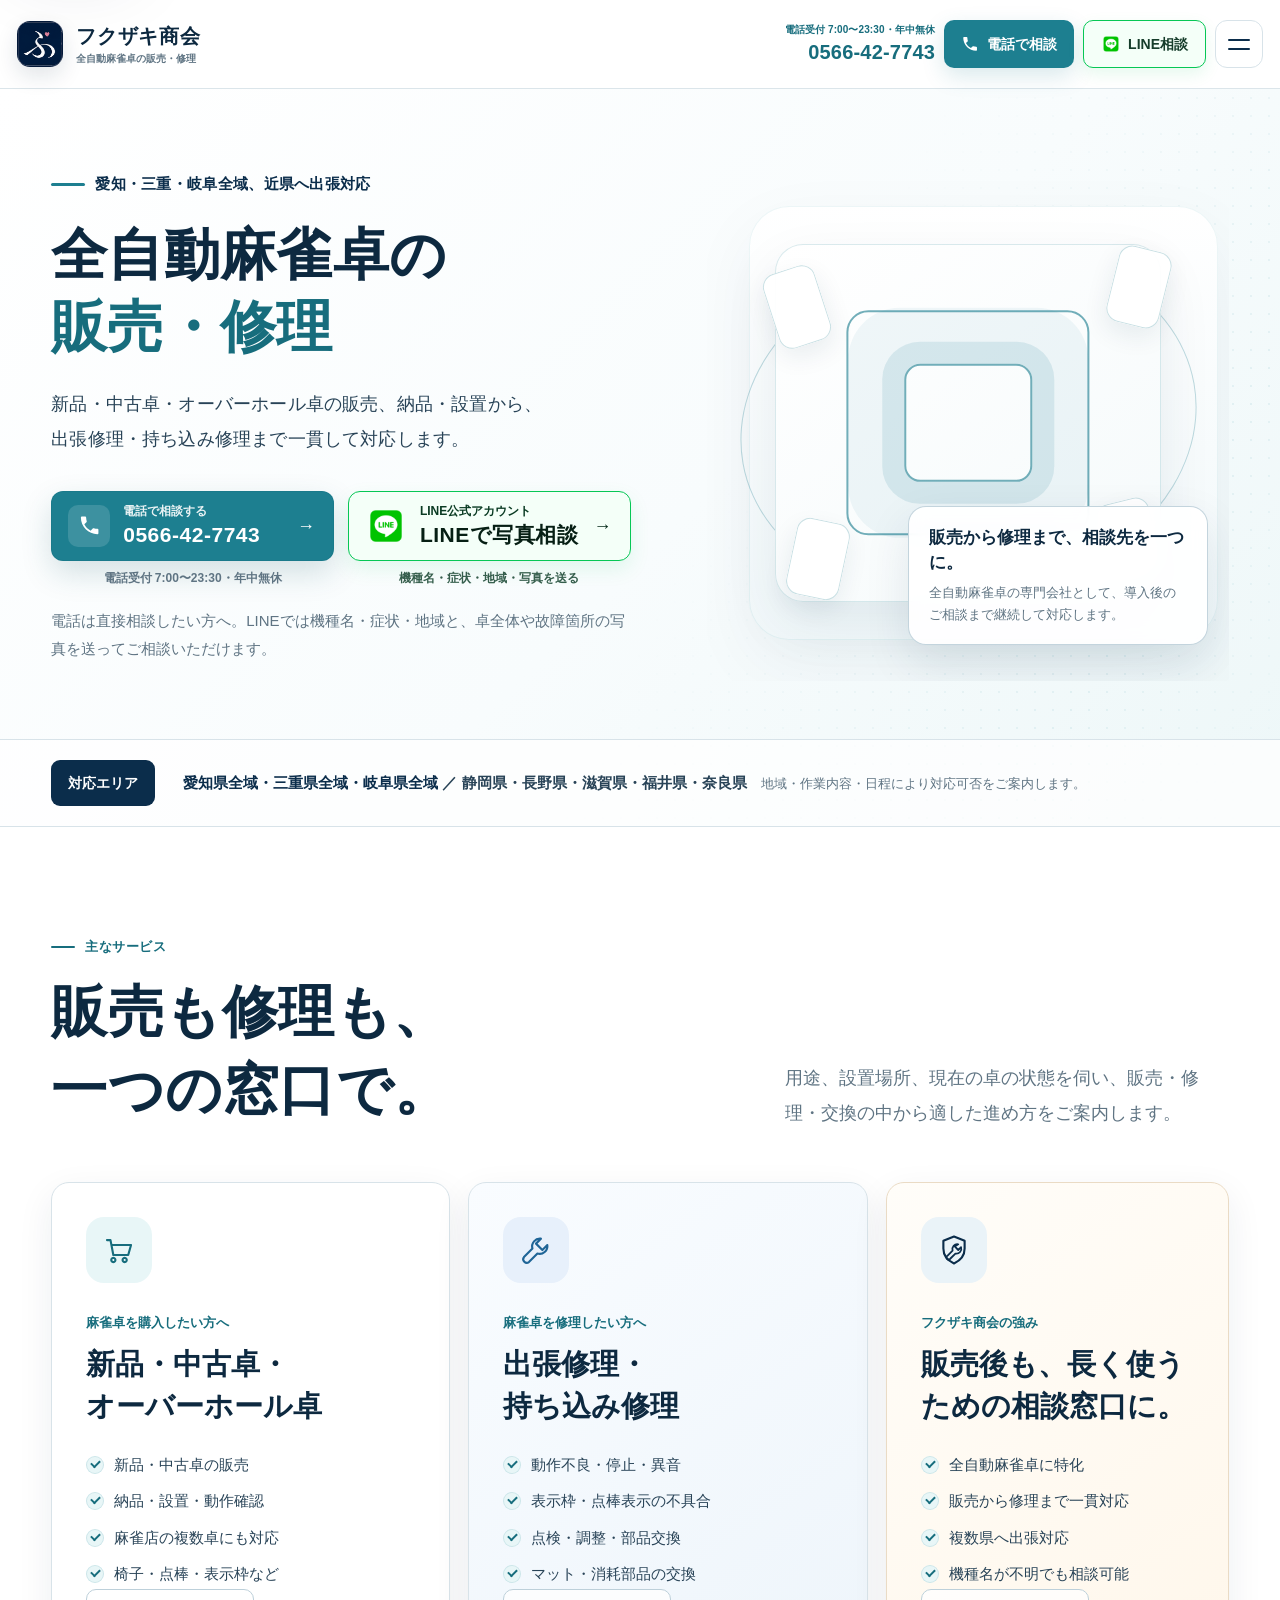
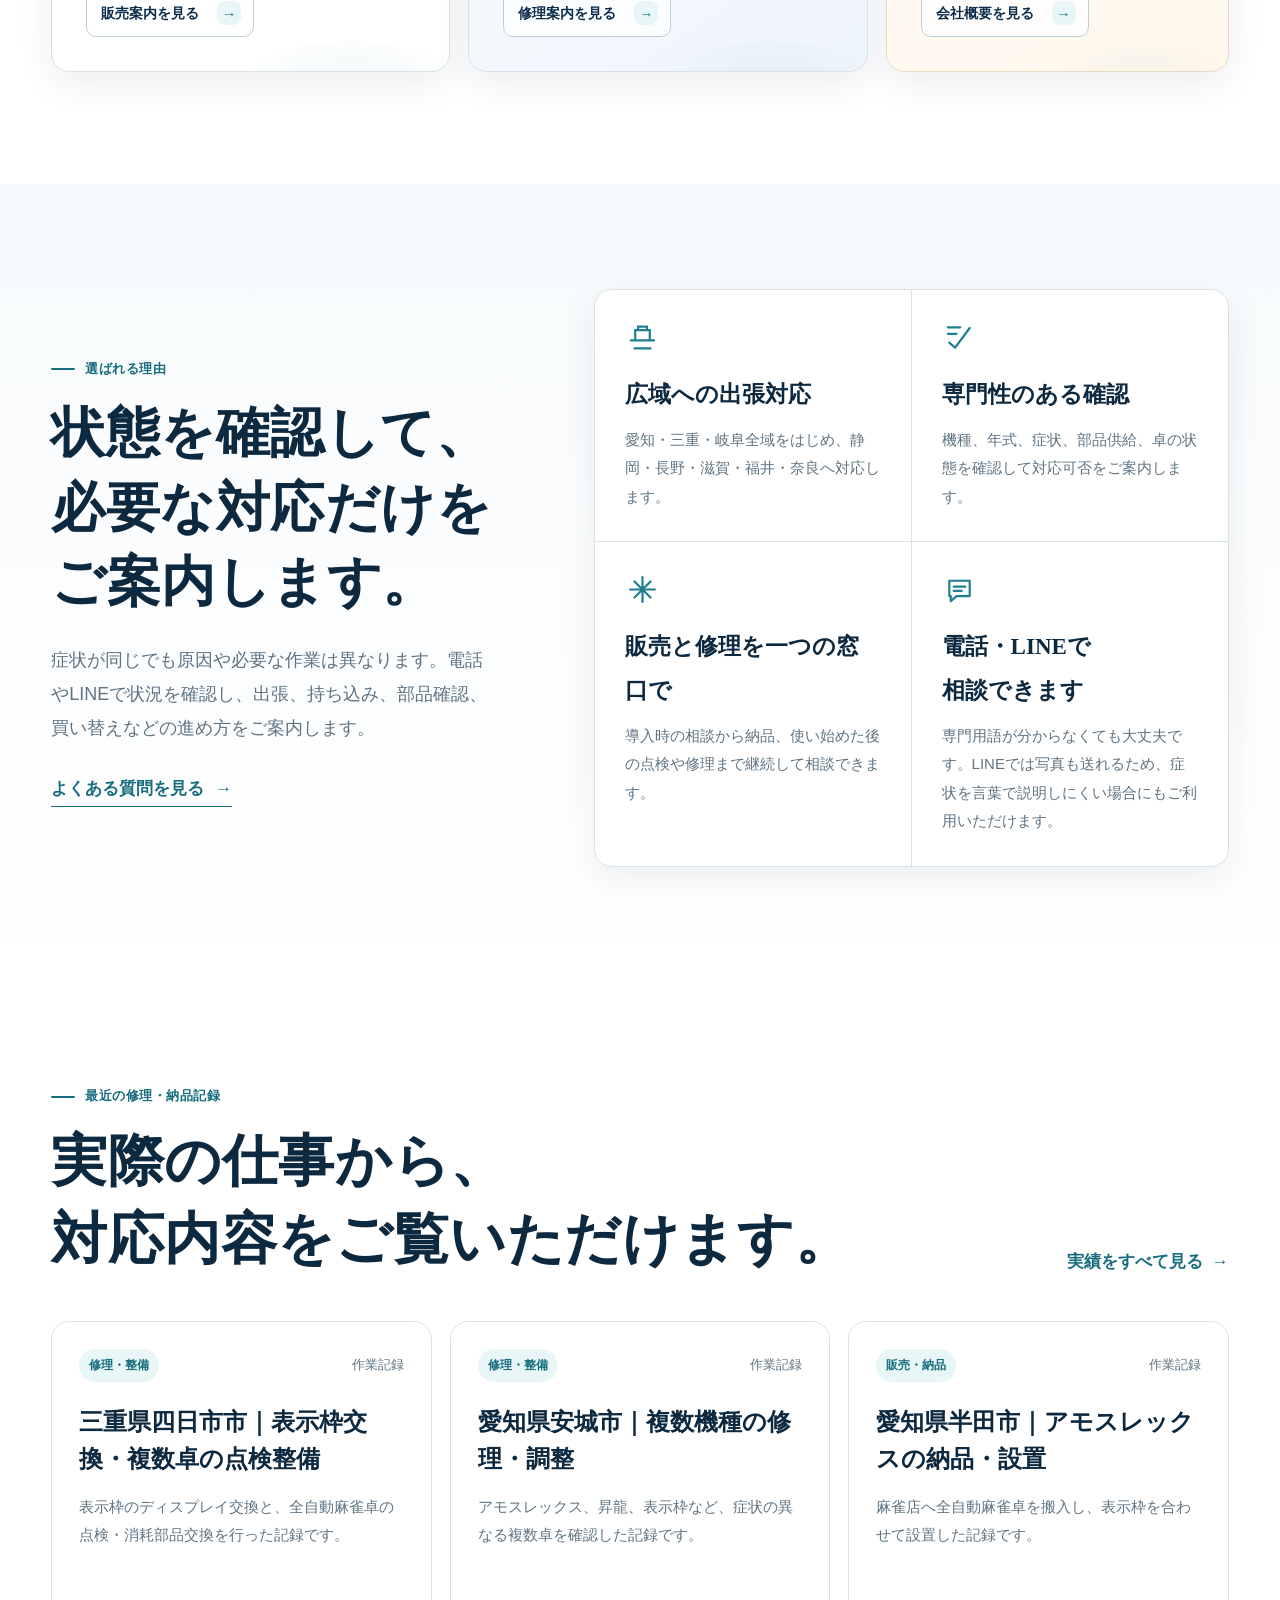
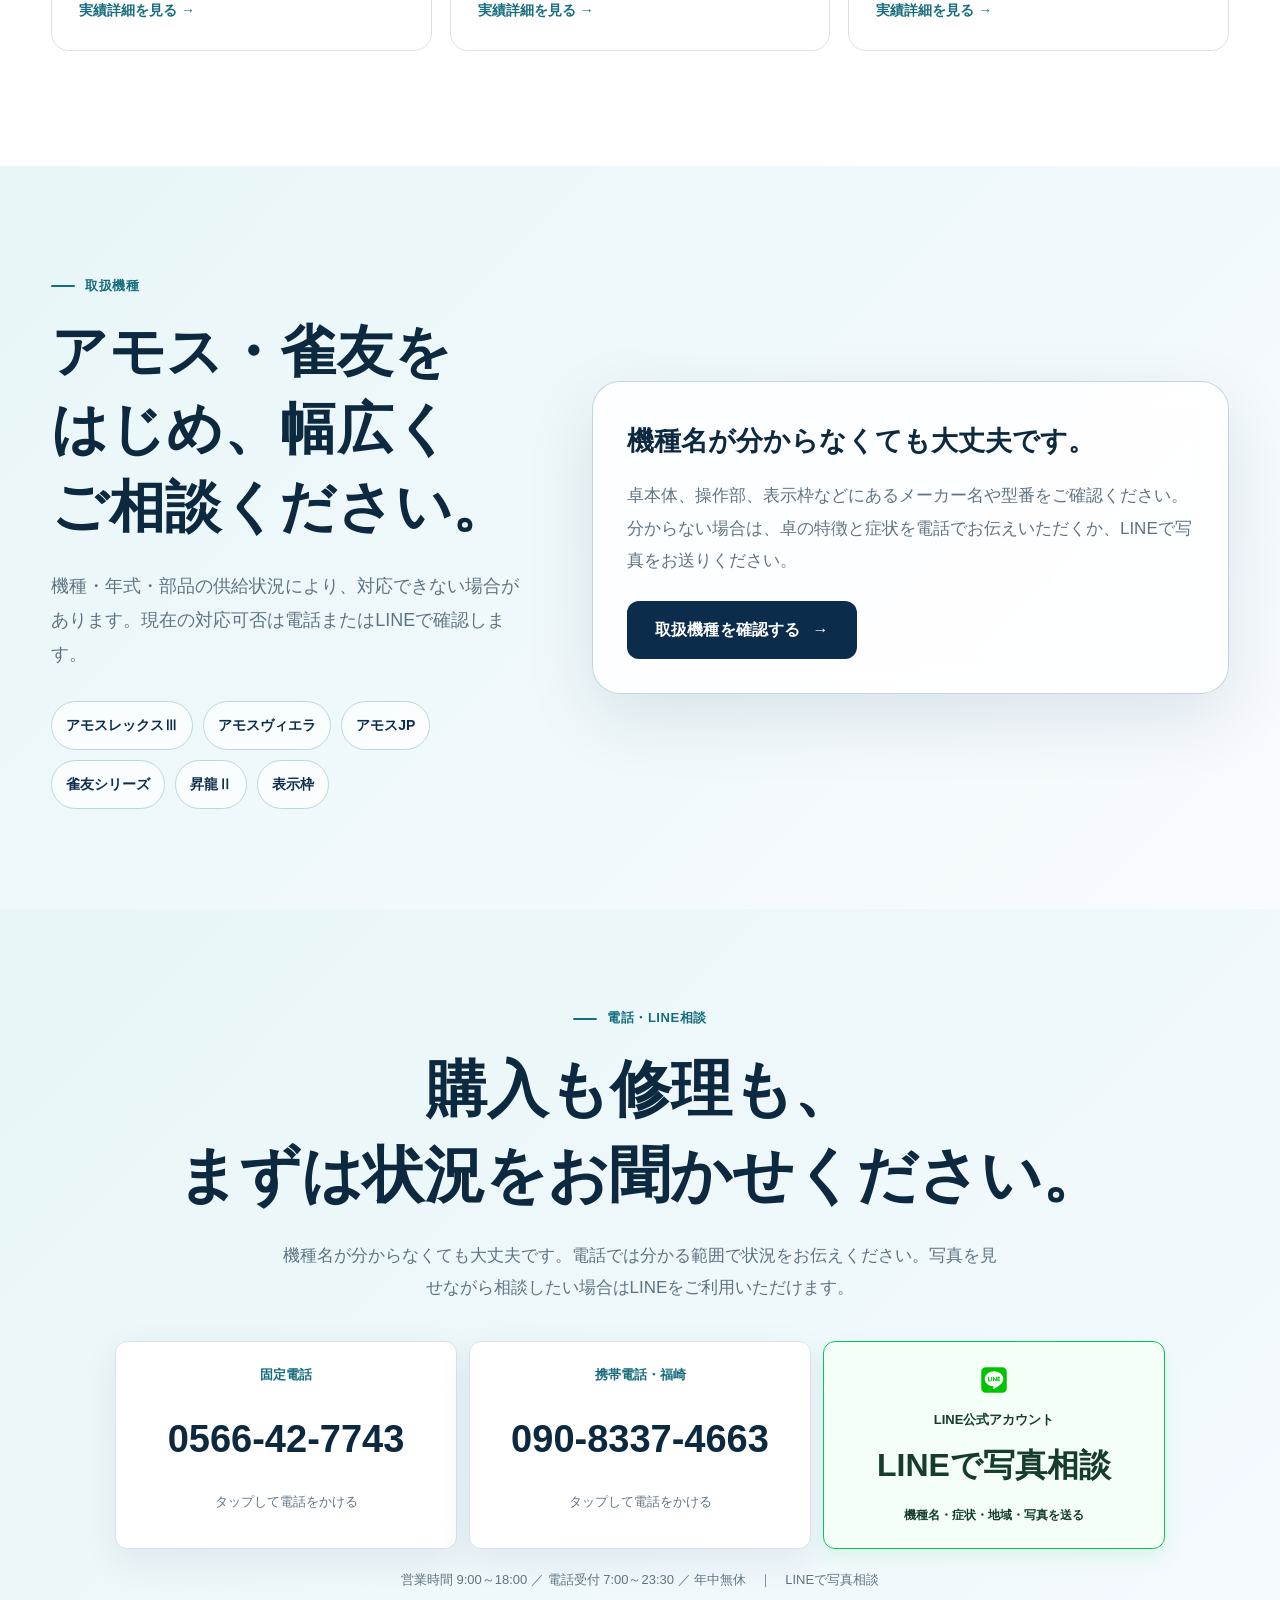
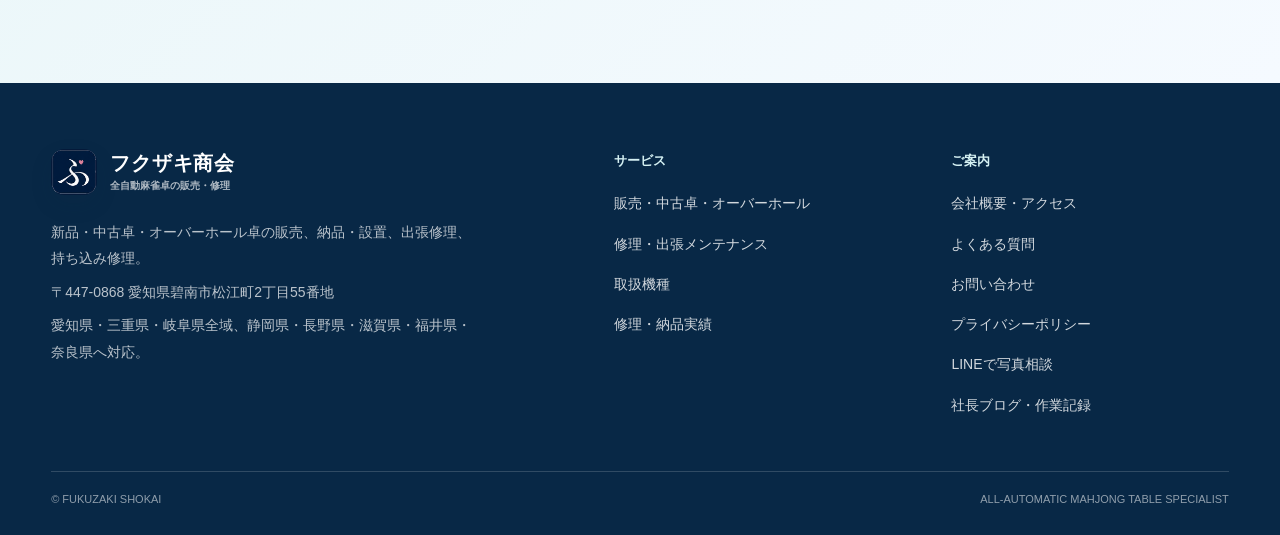
<file: index.html>
<!doctype html>
<html lang="ja">
<head>
<meta charset="UTF-8">
<meta name="viewport" content="width=device-width, initial-scale=1">
<meta name="format-detection" content="telephone=no">
<meta name="theme-color" content="#ffffff">
<link rel="icon" type="image/png" sizes="32x32" href="/images/favicon-32-20260823.png">
<link rel="icon" type="image/png" sizes="16x16" href="/images/favicon-16-20260823.png">
<link rel="apple-touch-icon" href="images/apple-touch-icon.png?v=20260814f">
<script>document.documentElement.classList.add('js');</script>

<title>全自動麻雀卓の販売・修理｜フクザキ商会｜愛知県碧南市</title>
<meta name="description" content="全自動麻雀卓の販売・修理ならフクザキ商会。愛知・三重・岐阜全域と近県へ、新品・中古卓、納品設置、出張修理、持ち込み修理に対応。電話・LINEで相談できます。">
<meta name="robots" content="index,follow,max-image-preview:large">
<link rel="canonical" href="https://ayuto.xsrv.jp/">
<meta property="og:type" content="website">
<meta property="og:locale" content="ja_JP">
<meta property="og:site_name" content="フクザキ商会">
<meta property="og:title" content="全自動麻雀卓の販売・修理｜フクザキ商会｜愛知県碧南市">
<meta property="og:description" content="全自動麻雀卓の販売・修理ならフクザキ商会。愛知・三重・岐阜全域と近県へ、新品・中古卓、納品設置、出張修理、持ち込み修理に対応。電話・LINEで相談できます。">
<meta property="og:url" content="https://ayuto.xsrv.jp/">
<meta property="og:image" content="https://ayuto.xsrv.jp/images/ogp.png">
<meta property="og:image:alt" content="全自動麻雀卓の販売・修理 フクザキ商会">
<meta property="og:image:width" content="1200">
<meta property="og:image:height" content="630">
<meta name="twitter:card" content="summary_large_image">
<link rel="stylesheet" href="style.css?v=20260824e">
<script type="application/ld+json">{"@context":"https://schema.org","@type":["LocalBusiness","Store"],"@id":"https://ayuto.xsrv.jp/#business","name":"フクザキ商会","alternateName":"FUKUZAKI SHOKAI","url":"https://ayuto.xsrv.jp/","image":"https://ayuto.xsrv.jp/images/ogp.png","telephone":"+81-566-42-7743","faxNumber":"+81-566-48-3202","address":{"@type":"PostalAddress","postalCode":"447-0868","addressRegion":"愛知県","addressLocality":"碧南市","streetAddress":"松江町2丁目55番地","addressCountry":"JP"},"openingHoursSpecification":[{"@type":"OpeningHoursSpecification","dayOfWeek":["Monday","Tuesday","Wednesday","Thursday","Friday","Saturday","Sunday"],"opens":"09:00","closes":"18:00"}],"areaServed":["愛知県","三重県","岐阜県","静岡県","長野県","滋賀県","福井県","奈良県"],"sameAs":["https://fukuzakisyoukai.blog.fc2.com/"]}</script>
</head>
<body class="home">
<a class="skip-link" href="#main">本文へ移動</a>
<header class="site-header" data-header>
  <div class="header-shell">
    <a class="brand" href="index.html" aria-label="フクザキ商会 トップページ">
      <img class="brand-mark" src="images/brand-icon.png?v=20260814f" alt="">
      <span class="brand-copy"><strong>フクザキ商会</strong><small>全自動麻雀卓の販売・修理</small></span>
    </a>

    <nav class="desktop-nav" aria-label="主要メニュー">
      <ul>
        <li><a href="sales.html" >販売・中古卓</a></li>
        <li><a href="repair.html" >修理・整備</a></li>
        <li><a href="models.html" >取扱機種</a></li>
        <li><a href="works.html" >実績</a></li>
        <li><a href="company.html" >会社概要</a></li>
        <li><a href="faq.html" >よくある質問</a></li>
      </ul>
    </nav>

    <div class="header-actions">
      <a class="header-phone" href="tel:0566427743">
        <span>電話受付 7:00〜23:30・年中無休</span>
        <strong>0566-42-7743</strong>
      </a>
      <a class="header-call-button" href="tel:0566427743" aria-label="フクザキ商会へ電話する">
        <svg width="18" height="18" viewBox="0 0 24 24" aria-hidden="true"><path fill="currentColor" d="M6.6 10.8c1.6 3.1 3.5 5 6.6 6.6l2.2-2.2c.3-.3.7-.4 1.1-.3 1.2.4 2.5.6 3.8.6.6 0 1 .4 1 1V20c0 .6-.4 1-1 1C10.8 21 3 13.2 3 3.7c0-.6.4-1 1-1h3.5c.6 0 1 .4 1 1 0 1.3.2 2.6.6 3.8.1.4 0 .8-.3 1.1z"/></svg>
        電話で相談
      </a>
      <button class="menu-button" type="button" aria-controls="mobile-menu" aria-expanded="false" data-menu-button>
        <span class="sr-only">メニューを開く</span><span></span><span></span>
      </button>
    </div>
  </div>

  <div class="mobile-menu" id="mobile-menu" data-mobile-menu hidden>
    <nav aria-label="スマートフォンメニュー">
      <ul>
        <li><a href="index.html" aria-current="page">トップ</a></li>
        <li><a href="sales.html" >販売・中古卓</a></li>
        <li><a href="repair.html" >修理・整備</a></li>
        <li><a href="models.html" >取扱機種</a></li>
        <li><a href="works.html" >実績</a></li>
        <li><a href="company.html" >会社概要</a></li>
        <li><a href="faq.html" >よくある質問</a></li>
        <li><a href="contact.html" >お問い合わせ</a></li>
        <li><a href="https://line.me/R/ti/p/@761qehyo" target="_blank" rel="noopener">LINEで写真相談</a></li>
        <li><a href="https://fukuzakisyoukai.blog.fc2.com/" target="_blank" rel="noopener">社長ブログ・作業記録</a></li>
      </ul>
    </nav>
    <a class="mobile-call" href="tel:0566427743">
      <small>電話受付 7:00〜23:30・年中無休</small>
      <strong>0566-42-7743</strong>
      <span>タップして電話する</span>
    </a>
  </div>
</header>
<main id="main">
  <section class="hero">
    <div class="section-shell hero-shell">
      <div class="hero-copy reveal">
        <p class="hero-kicker">愛知・三重・岐阜全域、近県へ出張対応</p>
        <h1><span>全自動麻雀卓の</span><em>販売・修理</em></h1>
        <p>新品・中古卓・オーバーホール卓の販売、納品・設置から、<span class="keep-together">出張修理</span>・<span class="keep-together">持ち込み修理</span>まで一貫して対応します。</p>
        <div class="hero-actions">
          <div class="hero-phone-block">
            <a class="hero-phone-cta" href="tel:0566427743" aria-label="フクザキ商会へ電話する 0566-42-7743">
              <span class="hero-phone-cta__icon" aria-hidden="true">
                <svg viewBox="0 0 24 24"><path fill="currentColor" d="M6.6 10.8c1.6 3.1 3.5 5 6.6 6.6l2.2-2.2c.3-.3.7-.4 1.1-.3 1.2.4 2.5.6 3.8.6.6 0 1 .4 1 1V20c0 .6-.4 1-1 1C10.8 21 3 13.2 3 3.7c0-.6.4-1 1-1h3.5c.6 0 1 .4 1 1 0 1.3.2 2.6.6 3.8.1.4 0 .8-.3 1.1z"/></svg>
              </span>
              <span class="hero-phone-cta__content"><small>電話で相談する</small><strong>0566-42-7743</strong></span>
              <span class="hero-phone-cta__arrow" aria-hidden="true">→</span>
            </a>
            <span class="hero-phone-hours">電話受付 7:00〜23:30・年中無休</span>
          </div>
          <a class="button button-secondary hero-sub-cta" href="https://line.me/R/ti/p/@761qehyo" target="_blank" rel="noopener">LINEで写真相談 <span aria-hidden="true">→</span></a>
        </div>
        <p class="hero-note">電話は直接相談したい方へ。LINEでは機種名・症状・地域と、卓全体や故障箇所の写真を送ってご相談いただけます。</p>
      </div>

      <div class="hero-visual hero-visual--abstract reveal delay-1" aria-hidden="true">
        <div class="hero-orbit hero-orbit--large"></div>
        <div class="hero-orbit hero-orbit--small"></div>
        <div class="hero-grid-plate"></div>
        <div class="hero-chip hero-chip--a"></div>
        <div class="hero-chip hero-chip--b"></div>
        <div class="hero-chip hero-chip--c"></div>
        <div class="hero-chip hero-chip--d"></div>
        <div class="hero-note-card">
          <strong>販売から修理まで、相談先を一つに。</strong>
          <span>全自動麻雀卓の専門会社として、導入後のご相談まで継続して対応します。</span>
        </div>
      </div>
    </div>

    <div class="area-strip">
      <div class="section-shell area-strip-inner">
        <span class="area-strip-label">対応エリア</span>
        <p><strong>愛知県全域・三重県全域・岐阜県全域</strong> ／ 静岡県・長野県・滋賀県・福井県・奈良県 <small>地域・作業内容・日程により対応可否をご案内します。</small></p>
      </div>
    </div>
  </section>

  <section class="service-section" aria-labelledby="service-title">
    <div class="section-shell">
      <div class="section-head reveal">
        <div><p class="section-kicker">主なサービス</p><h2 class="section-title" id="service-title">販売も修理も、<br>一つの窓口で。</h2></div>
        <p class="section-lead">用途、設置場所、現在の卓の状態を伺い、販売・修理・交換の中から適した進め方をご案内します。</p>
      </div>

      <div class="service-grid">
        <a class="service-card reveal" href="sales.html">
          <span class="service-icon" aria-hidden="true"><svg viewBox="0 0 48 48"><path d="M7 10h5l4 21h21l4-14H15M19 38a3 3 0 1 0 0 .1M35 38a3 3 0 1 0 0 .1" fill="none" stroke="currentColor" stroke-width="3" stroke-linecap="round" stroke-linejoin="round"/></svg></span>
          <span class="service-tag">麻雀卓を購入したい方へ</span>
          <h3>新品・中古卓・<br>オーバーホール卓</h3>
          <ul><li>新品・中古卓の販売</li><li>納品・設置・動作確認</li><li>麻雀店の複数卓にも対応</li><li>椅子・点棒・表示枠など</li></ul>
          <span class="card-link">販売案内を見る <span aria-hidden="true">→</span></span>
        </a>

        <a class="service-card repair reveal delay-1" href="repair.html">
          <span class="service-icon" aria-hidden="true"><svg viewBox="0 0 48 48"><path d="M31 8a11 11 0 0 0-12 14L7 34a5 5 0 0 0 7 7l12-12A11 11 0 0 0 40 17l-7 7-9-9z" fill="none" stroke="currentColor" stroke-width="3" stroke-linecap="round" stroke-linejoin="round"/></svg></span>
          <span class="service-tag">麻雀卓を修理したい方へ</span>
          <h3>出張修理・<br>持ち込み修理</h3>
          <ul><li>動作不良・停止・異音</li><li>表示枠・点棒表示の不具合</li><li>点検・調整・部品交換</li><li>マット・消耗部品の交換</li></ul>
          <span class="card-link">修理案内を見る <span aria-hidden="true">→</span></span>
        </a>

        <a class="service-card strength reveal delay-2" href="company.html">
          <span class="service-icon" aria-hidden="true"><svg viewBox="0 0 48 48"><path d="M24 5 39 11v11c0 10-6 17-15 21C15 39 9 32 9 22V11Z" fill="none" stroke="currentColor" stroke-width="3" stroke-linejoin="round"/><path d="M30 16a7 7 0 0 0-8 9l-7 7a3 3 0 1 0 4 4l7-7a7 7 0 0 0 8-9l-4 4-5-5Z" fill="none" stroke="currentColor" stroke-width="2.5" stroke-linecap="round" stroke-linejoin="round"/></svg></span>
          <span class="service-tag">フクザキ商会の強み</span>
          <h3>販売後も、長く使うための相談窓口に。</h3>
          <ul><li>全自動麻雀卓に特化</li><li>販売から修理まで一貫対応</li><li>複数県へ出張対応</li><li>機種名が不明でも相談可能</li></ul>
          <span class="card-link">会社概要を見る <span aria-hidden="true">→</span></span>
        </a>
      </div>
    </div>
  </section>

  <section class="trust-section" aria-labelledby="trust-title">
    <div class="section-shell trust-grid">
      <div class="trust-copy reveal">
        <p class="section-kicker">選ばれる理由</p>
        <h2 class="section-title" id="trust-title">状態を確認して、<br>必要な対応だけを<br>ご案内します。</h2>
        <p class="section-lead">症状が同じでも原因や必要な作業は異なります。電話やLINEで状況を確認し、出張、持ち込み、部品確認、買い替えなどの進め方をご案内します。</p>
        <a class="text-link" href="faq.html">よくある質問を見る <span aria-hidden="true">→</span></a>
      </div>

      <div class="trust-points reveal delay-1">
        <article class="trust-point"><svg viewBox="0 0 48 48" aria-hidden="true"><path d="M8 28h32M14 28V14h20v14M18 14V9h12v5M13 39h22" fill="none" stroke="currentColor" stroke-width="3" stroke-linecap="round"/></svg><h3>広域への出張対応</h3><p>愛知・三重・岐阜全域をはじめ、静岡・長野・滋賀・福井・奈良へ対応します。</p></article>
        <article class="trust-point"><svg viewBox="0 0 48 48" aria-hidden="true"><path d="m10 31 8 7 20-27M8 10h17M8 19h12" fill="none" stroke="currentColor" stroke-width="3" stroke-linecap="round" stroke-linejoin="round"/></svg><h3>専門性のある確認</h3><p>機種、年式、症状、部品供給、卓の状態を確認して対応可否をご案内します。</p></article>
        <article class="trust-point"><svg viewBox="0 0 48 48" aria-hidden="true"><path d="M24 7v34M7 24h34M13 13l22 22M35 13 13 35" fill="none" stroke="currentColor" stroke-width="3" stroke-linecap="round"/></svg><h3>販売と修理を一つの窓口で</h3><p>導入時の相談から納品、使い始めた後の点検や修理まで継続して相談できます。</p></article>
        <article class="trust-point"><svg viewBox="0 0 48 48" aria-hidden="true"><path d="M10 12h28v21H20l-8 7v-7h-2z" fill="none" stroke="currentColor" stroke-width="3" stroke-linejoin="round"/><path d="M16 20h16M16 26h11" stroke="currentColor" stroke-width="3" stroke-linecap="round"/></svg><h3>電話・LINEで<br>相談できます</h3><p>専門用語が分からなくても大丈夫です。LINEでは写真も送れるため、症状を言葉で説明しにくい場合にもご利用いただけます。</p></article>
      </div>
    </div>
  </section>

  <section class="worklog-section" aria-labelledby="worklog-title">
    <div class="section-shell">
      <div class="worklog-head reveal">
        <div><p class="section-kicker">最近の修理・納品記録</p><h2 class="section-title" id="worklog-title">実際の仕事から、<br>対応内容をご覧いただけます。</h2></div>
        <a class="all-link" href="works.html">実績をすべて見る <span aria-hidden="true">→</span></a>
      </div>

              <div class="worklog-grid">
                      <a class="worklog-card reveal" href="works/yokkaichi-repair/">
              <div class="worklog-meta"><span class="worklog-label">修理・整備</span><time datetime="">作業記録</time></div>
              <h3>三重県四日市市｜表示枠交換・複数卓の点検整備</h3>
              <p>表示枠のディスプレイ交換と、全自動麻雀卓の点検・消耗部品交換を行った記録です。</p>              <b>実績詳細を見る <span aria-hidden="true">→</span></b>
            </a>
                      <a class="worklog-card reveal" href="works/anjo-repair/">
              <div class="worklog-meta"><span class="worklog-label">修理・整備</span><time datetime="">作業記録</time></div>
              <h3>愛知県安城市｜複数機種の修理・調整</h3>
              <p>アモスレックス、昇龍、表示枠など、症状の異なる複数卓を確認した記録です。</p>              <b>実績詳細を見る <span aria-hidden="true">→</span></b>
            </a>
                      <a class="worklog-card reveal" href="works/handa-amos-rexx/">
              <div class="worklog-meta"><span class="worklog-label">販売・納品</span><time datetime="">作業記録</time></div>
              <h3>愛知県半田市｜アモスレックスの納品・設置</h3>
              <p>麻雀店へ全自動麻雀卓を搬入し、表示枠を合わせて設置した記録です。</p>              <b>実績詳細を見る <span aria-hidden="true">→</span></b>
            </a>
                  </div>
          </div>
  </section>

  <section class="models-section" aria-labelledby="models-title">
    <div class="section-shell models-grid">
      <div class="models-copy reveal">
        <p class="section-kicker">取扱機種</p>
        <h2 class="section-title" id="models-title">アモス・雀友を<br>はじめ、幅広く<br>ご相談ください。</h2>
        <p class="section-lead">機種・年式・部品の供給状況により、対応できない場合があります。現在の対応可否は電話またはLINEで確認します。</p>
        <div class="model-tags" aria-label="主な取扱機種"><span>アモスレックスⅢ</span><span>アモスヴィエラ</span><span>アモスJP</span><span>雀友シリーズ</span><span>昇龍Ⅱ</span><span>表示枠</span></div>
      </div>
      <div class="models-panel reveal delay-1">
        <h3>機種名が分からなくても大丈夫です。</h3>
        <p>卓本体、操作部、表示枠などにあるメーカー名や型番をご確認ください。分からない場合は、卓の特徴と症状を電話でお伝えいただくか、LINEで写真をお送りください。</p>
        <a class="button button-dark" href="models.html">取扱機種を確認する <span aria-hidden="true">→</span></a>
      </div>
    </div>
  </section>
</main>
<section class="contact-band" aria-labelledby="contact-band-title">
  <div class="contact-band-inner reveal">
    <p class="section-kicker">電話・LINE相談</p>
    <h2 id="contact-band-title">購入も修理も、<br>まずは状況をお聞かせください。</h2>
    <p>機種名が分からなくても大丈夫です。電話では分かる範囲で状況をお伝えください。写真を見せながら相談したい場合はLINEをご利用いただけます。</p>
    <div class="contact-band-actions">
      <a class="phone-display" href="tel:0566427743"><small>固定電話</small><strong>0566-42-7743</strong><span>タップして電話をかける</span></a>
      <a class="phone-display" href="tel:09083374663"><small>携帯電話・福崎</small><strong>090-8337-4663</strong><span>タップして電話をかける</span></a>
    </div>
    <p class="contact-meta">営業時間 9:00～18:00 ／ 電話受付 7:00～23:30 ／ 年中無休　｜　<a href="https://line.me/R/ti/p/@761qehyo" target="_blank" rel="noopener">LINEで写真相談</a></p>
  </div>
</section>

<footer class="site-footer">
  <div class="footer-grid">
    <div>
      <a class="brand footer-brand" href="index.html">
        <img class="brand-mark" src="images/brand-icon.png?v=20260814f" alt="">
        <span class="brand-copy"><strong>フクザキ商会</strong><small>全自動麻雀卓の販売・修理</small></span>
      </a>
      <p>新品・中古卓・オーバーホール卓の販売、納品・設置、出張修理、持ち込み修理。</p>
      <p>〒447-0868 愛知県碧南市松江町2丁目55番地</p>
      <p>愛知県・三重県・岐阜県全域、静岡県・長野県・滋賀県・福井県・奈良県へ対応。</p>
    </div>
    <div>
      <p class="footer-label">サービス</p>
      <ul>
        <li><a href="sales.html">販売・中古卓・オーバーホール</a></li>
        <li><a href="repair.html">修理・出張メンテナンス</a></li>
        <li><a href="models.html">取扱機種</a></li>
        <li><a href="works.html">修理・納品実績</a></li>
      </ul>
    </div>
    <div>
      <p class="footer-label">ご案内</p>
      <ul>
        <li><a href="company.html">会社概要・アクセス</a></li>
        <li><a href="faq.html">よくある質問</a></li>
        <li><a href="contact.html">お問い合わせ</a></li>
        <li><a href="privacy.html">プライバシーポリシー</a></li>
        <li><a href="https://line.me/R/ti/p/@761qehyo" target="_blank" rel="noopener">LINEで写真相談</a></li>
        <li><a href="https://fukuzakisyoukai.blog.fc2.com/" target="_blank" rel="noopener">社長ブログ・作業記録</a></li>
      </ul>
    </div>
  </div>
  <div class="footer-bottom"><p>© FUKUZAKI SHOKAI</p><p>ALL-AUTOMATIC MAHJONG TABLE SPECIALIST</p></div>
</footer>

<a class="floating-call" href="tel:0566427743" aria-label="フクザキ商会へ電話する"><span>電話で相談する</span><strong>0566-42-7743</strong></a>

<script src="js/main.js?v=20260824e" defer></script>
<script src="js/analytics.js?v=20260827a" defer></script>
</body>
</html>
</file>
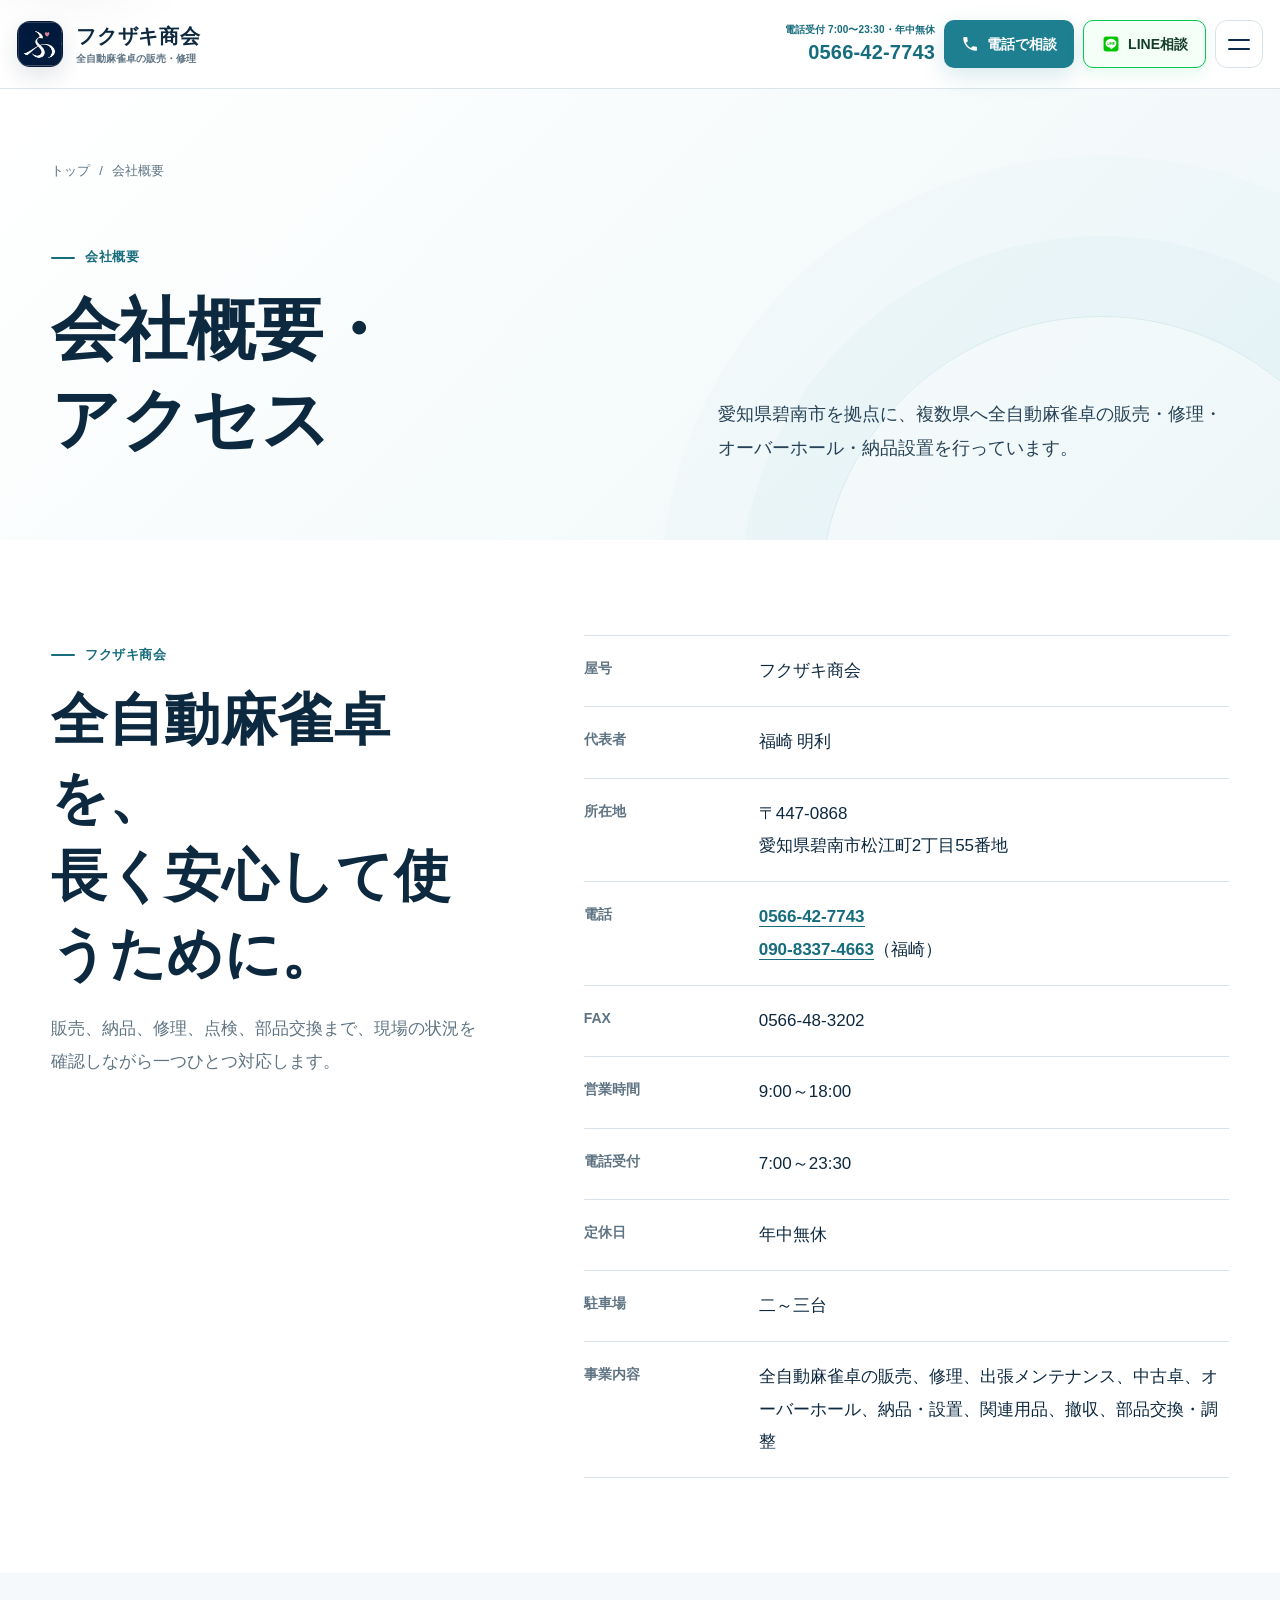
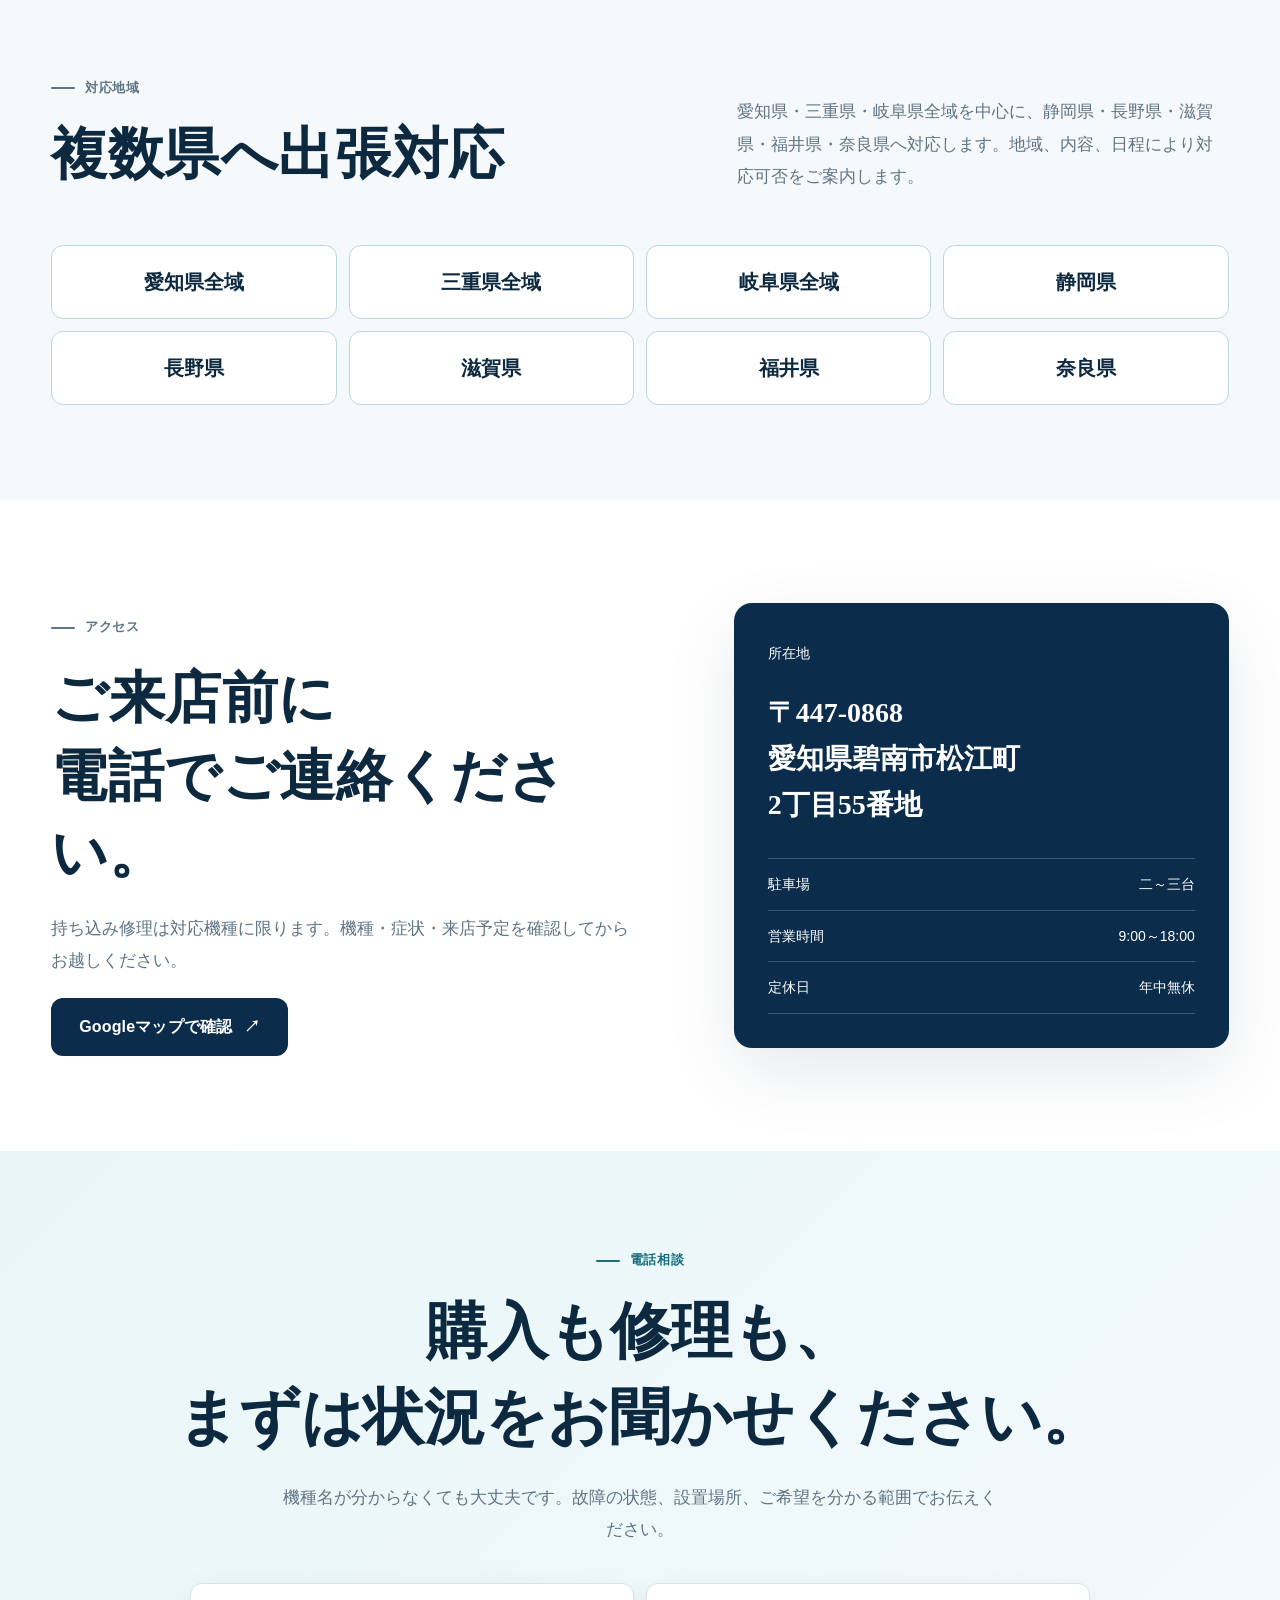
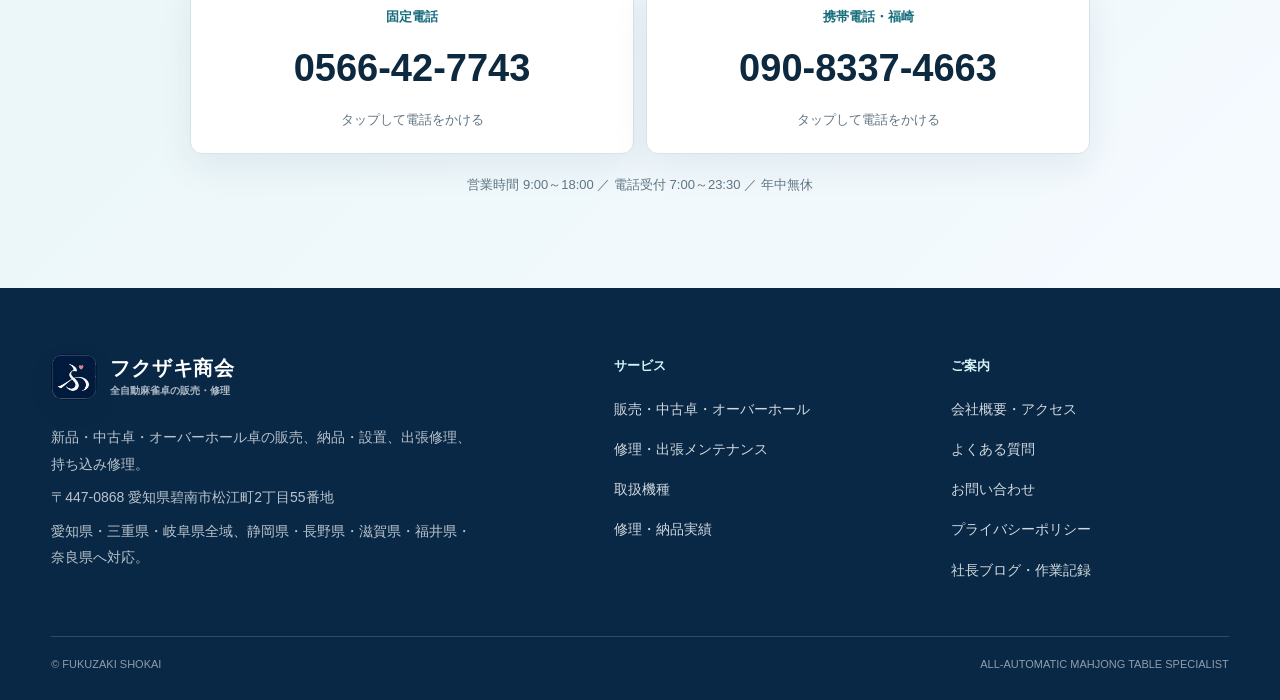
<file: company.html>
<!doctype html>
<html lang="ja">
<head>
<meta charset="UTF-8">
<meta name="viewport" content="width=device-width, initial-scale=1">
<meta name="format-detection" content="telephone=no">
<meta name="theme-color" content="#ffffff">
<link rel="icon" type="image/png" sizes="32x32" href="/images/favicon-32-20260823.png">
<link rel="icon" type="image/png" sizes="16x16" href="/images/favicon-16-20260823.png">
<link rel="apple-touch-icon" href="images/apple-touch-icon.png?v=20260814f">
<script>document.documentElement.classList.add('js');</script>

<title>会社概要・アクセス｜フクザキ商会｜愛知県碧南市</title>
<meta name="description" content="フクザキ商会の会社概要、所在地、電話番号、営業時間、駐車場、対応地域、持ち込み修理の案内です。">
<meta name="robots" content="index,follow,max-image-preview:large">
<link rel="canonical" href="https://ayuto.xsrv.jp/company/">
<meta property="og:type" content="website">
<meta property="og:locale" content="ja_JP">
<meta property="og:site_name" content="フクザキ商会">
<meta property="og:title" content="会社概要・アクセス｜フクザキ商会｜愛知県碧南市">
<meta property="og:description" content="フクザキ商会の会社概要、所在地、電話番号、営業時間、駐車場、対応地域、持ち込み修理の案内です。">
<meta property="og:url" content="https://ayuto.xsrv.jp/company/">
<meta property="og:image" content="https://ayuto.xsrv.jp/images/ogp.png">
<meta property="og:image:alt" content="全自動麻雀卓の販売・修理 フクザキ商会">
<meta property="og:image:width" content="1200">
<meta property="og:image:height" content="630">
<meta name="twitter:card" content="summary_large_image">
<link rel="stylesheet" href="style.css?v=20260824e">
</head>
<body class="page page-company">
<a class="skip-link" href="#main">本文へ移動</a>
<header class="site-header" data-header>
  <div class="header-shell">
    <a class="brand" href="index.html" aria-label="フクザキ商会 トップページ">
      <img class="brand-mark" src="images/brand-icon.png?v=20260814f" alt="">
      <span class="brand-copy"><strong>フクザキ商会</strong><small>全自動麻雀卓の販売・修理</small></span>
    </a>

    <nav class="desktop-nav" aria-label="主要メニュー">
      <ul>
        <li><a href="sales.html" >販売・中古卓</a></li>
        <li><a href="repair.html" >修理・整備</a></li>
        <li><a href="models.html" >取扱機種</a></li>
        <li><a href="works.html" >実績</a></li>
        <li><a href="company.html" aria-current="page">会社概要</a></li>
        <li><a href="faq.html" >よくある質問</a></li>
      </ul>
    </nav>

    <div class="header-actions">
      <a class="header-phone" href="tel:0566427743">
        <span>電話受付 7:00〜23:30・年中無休</span>
        <strong>0566-42-7743</strong>
      </a>
      <a class="header-call-button" href="tel:0566427743" aria-label="フクザキ商会へ電話する">
        <svg width="18" height="18" viewBox="0 0 24 24" aria-hidden="true"><path fill="currentColor" d="M6.6 10.8c1.6 3.1 3.5 5 6.6 6.6l2.2-2.2c.3-.3.7-.4 1.1-.3 1.2.4 2.5.6 3.8.6.6 0 1 .4 1 1V20c0 .6-.4 1-1 1C10.8 21 3 13.2 3 3.7c0-.6.4-1 1-1h3.5c.6 0 1 .4 1 1 0 1.3.2 2.6.6 3.8.1.4 0 .8-.3 1.1z"/></svg>
        電話で相談
      </a>
      <button class="menu-button" type="button" aria-controls="mobile-menu" aria-expanded="false" data-menu-button>
        <span class="sr-only">メニューを開く</span><span></span><span></span>
      </button>
    </div>
  </div>

  <div class="mobile-menu" id="mobile-menu" data-mobile-menu hidden>
    <nav aria-label="スマートフォンメニュー">
      <ul>
        <li><a href="index.html" >トップ</a></li>
        <li><a href="sales.html" >販売・中古卓</a></li>
        <li><a href="repair.html" >修理・整備</a></li>
        <li><a href="models.html" >取扱機種</a></li>
        <li><a href="works.html" >実績</a></li>
        <li><a href="company.html" aria-current="page">会社概要</a></li>
        <li><a href="faq.html" >よくある質問</a></li>
        <li><a href="contact.html" >お問い合わせ</a></li>
        <li><a href="https://fukuzakisyoukai.blog.fc2.com/" target="_blank" rel="noopener">社長ブログ・作業記録</a></li>
      </ul>
    </nav>
    <a class="mobile-call" href="tel:0566427743">
      <small>電話受付 7:00〜23:30・年中無休</small>
      <strong>0566-42-7743</strong>
      <span>タップして電話する</span>
    </a>
  </div>
</header>
<main id="main">
<section class="page-hero"><div class="section-shell"><nav class="breadcrumbs" aria-label="パンくず"><ol><li><a href="index.html">トップ</a></li><li aria-current="page">会社概要</li></ol></nav><div class="page-hero-grid"><div><p class="section-kicker">会社概要</p><h1>会社概要・<br>アクセス</h1></div><div class="page-lead"><p>愛知県碧南市を拠点に、複数県へ全自動麻雀卓の販売・修理・オーバーホール・納品設置を行っています。</p></div></div></div></section>
<section class="page-section"><div class="section-shell company-grid"><div class="company-statement"><p class="section-kicker">フクザキ商会</p><h2 class="section-title">全自動麻雀卓を、<br>長く安心して使うために。</h2><p>販売、納品、修理、点検、部品交換まで、現場の状況を確認しながら一つひとつ対応します。</p></div><dl class="company-table"><div><dt>屋号</dt><dd>フクザキ商会</dd></div><div><dt>代表者</dt><dd>福崎 明利</dd></div><div><dt>所在地</dt><dd>〒447-0868<br>愛知県碧南市松江町2丁目55番地</dd></div><div><dt>電話</dt><dd><a href="tel:0566427743">0566-42-7743</a><br><a href="tel:09083374663">090-8337-4663</a>（福崎）</dd></div><div><dt>FAX</dt><dd>0566-48-3202</dd></div><div><dt>営業時間</dt><dd>9:00～18:00</dd></div><div><dt>電話受付</dt><dd>7:00～23:30</dd></div><div><dt>定休日</dt><dd>年中無休</dd></div><div><dt>駐車場</dt><dd>二～三台</dd></div><div><dt>事業内容</dt><dd>全自動麻雀卓の販売、修理、出張メンテナンス、中古卓、オーバーホール、納品・設置、関連用品、撤収、部品交換・調整</dd></div></dl></div></section>
<section class="page-section alt"><div class="section-shell"><div class="split-heading"><div><p class="section-kicker">対応地域</p><h2 class="section-title">複数県へ出張対応</h2></div><p>愛知県・三重県・岐阜県全域を中心に、静岡県・長野県・滋賀県・福井県・奈良県へ対応します。地域、内容、日程により対応可否をご案内します。</p></div><div class="area-list"><span>愛知県全域</span><span>三重県全域</span><span>岐阜県全域</span><span>静岡県</span><span>長野県</span><span>滋賀県</span><span>福井県</span><span>奈良県</span></div></div></section>
<section class="page-section"><div class="section-shell access-grid"><div><p class="section-kicker">アクセス</p><h2 class="section-title">ご来店前に<br>電話でご連絡ください。</h2><p>持ち込み修理は対応機種に限ります。機種・症状・来店予定を確認してからお越しください。</p><a class="button button-dark" href="https://www.google.com/maps/place/%E3%83%95%E3%82%AF%E3%82%B6%E3%82%AD%E5%95%86%E4%BC%9A/@34.9073026,136.9883357,45m/data=!3m1!1e3!4m6!3m5!1s0x60049ac8c2ae130f:0xc41e3638eb14fef0!8m2!3d34.9072603!4d136.9884351!16s%2Fg%2F1tf3nv_5?entry=ttu&g_ep=EgoyMDI2MDgxMS4wIKXMDSoASAFQAw%3D%3D" target="_blank" rel="noopener">Googleマップで確認 <span>↗</span></a></div><div class="access-plate"><small>所在地</small><strong>〒447-0868<br>愛知県碧南市松江町<br>2丁目55番地</strong><dl><div><dt>駐車場</dt><dd>二～三台</dd></div><div><dt>営業時間</dt><dd>9:00～18:00</dd></div><div><dt>定休日</dt><dd>年中無休</dd></div></dl></div></div></section>
</main>
<section class="contact-band" aria-labelledby="contact-band-title">
  <div class="contact-band-inner reveal">
    <p class="section-kicker">電話相談</p>
    <h2 id="contact-band-title">購入も修理も、<br>まずは状況をお聞かせください。</h2>
    <p>機種名が分からなくても大丈夫です。故障の状態、設置場所、ご希望を分かる範囲でお伝えください。</p>
    <div class="contact-band-actions">
      <a class="phone-display" href="tel:0566427743"><small>固定電話</small><strong>0566-42-7743</strong><span>タップして電話をかける</span></a>
      <a class="phone-display" href="tel:09083374663"><small>携帯電話・福崎</small><strong>090-8337-4663</strong><span>タップして電話をかける</span></a>
    </div>
    <p class="contact-meta">営業時間 9:00～18:00 ／ 電話受付 7:00～23:30 ／ 年中無休</p>
  </div>
</section>

<footer class="site-footer">
  <div class="footer-grid">
    <div>
      <a class="brand footer-brand" href="index.html">
        <img class="brand-mark" src="images/brand-icon.png?v=20260814f" alt="">
        <span class="brand-copy"><strong>フクザキ商会</strong><small>全自動麻雀卓の販売・修理</small></span>
      </a>
      <p>新品・中古卓・オーバーホール卓の販売、納品・設置、出張修理、持ち込み修理。</p>
      <p>〒447-0868 愛知県碧南市松江町2丁目55番地</p>
      <p>愛知県・三重県・岐阜県全域、静岡県・長野県・滋賀県・福井県・奈良県へ対応。</p>
    </div>
    <div>
      <p class="footer-label">サービス</p>
      <ul>
        <li><a href="sales.html">販売・中古卓・オーバーホール</a></li>
        <li><a href="repair.html">修理・出張メンテナンス</a></li>
        <li><a href="models.html">取扱機種</a></li>
        <li><a href="works.html">修理・納品実績</a></li>
      </ul>
    </div>
    <div>
      <p class="footer-label">ご案内</p>
      <ul>
        <li><a href="company.html">会社概要・アクセス</a></li>
        <li><a href="faq.html">よくある質問</a></li>
        <li><a href="contact.html">お問い合わせ</a></li>
        <li><a href="privacy.html">プライバシーポリシー</a></li>
        <li><a href="https://fukuzakisyoukai.blog.fc2.com/" target="_blank" rel="noopener">社長ブログ・作業記録</a></li>
      </ul>
    </div>
  </div>
  <div class="footer-bottom"><p>© FUKUZAKI SHOKAI</p><p>ALL-AUTOMATIC MAHJONG TABLE SPECIALIST</p></div>
</footer>

<a class="floating-call" href="tel:0566427743" aria-label="フクザキ商会へ電話する"><span>電話で相談する</span><strong>0566-42-7743</strong></a>

<script src="js/main.js?v=20260824e" defer></script>
<script src="js/analytics.js?v=20260827a" defer></script>
</body>
</html>
</file>
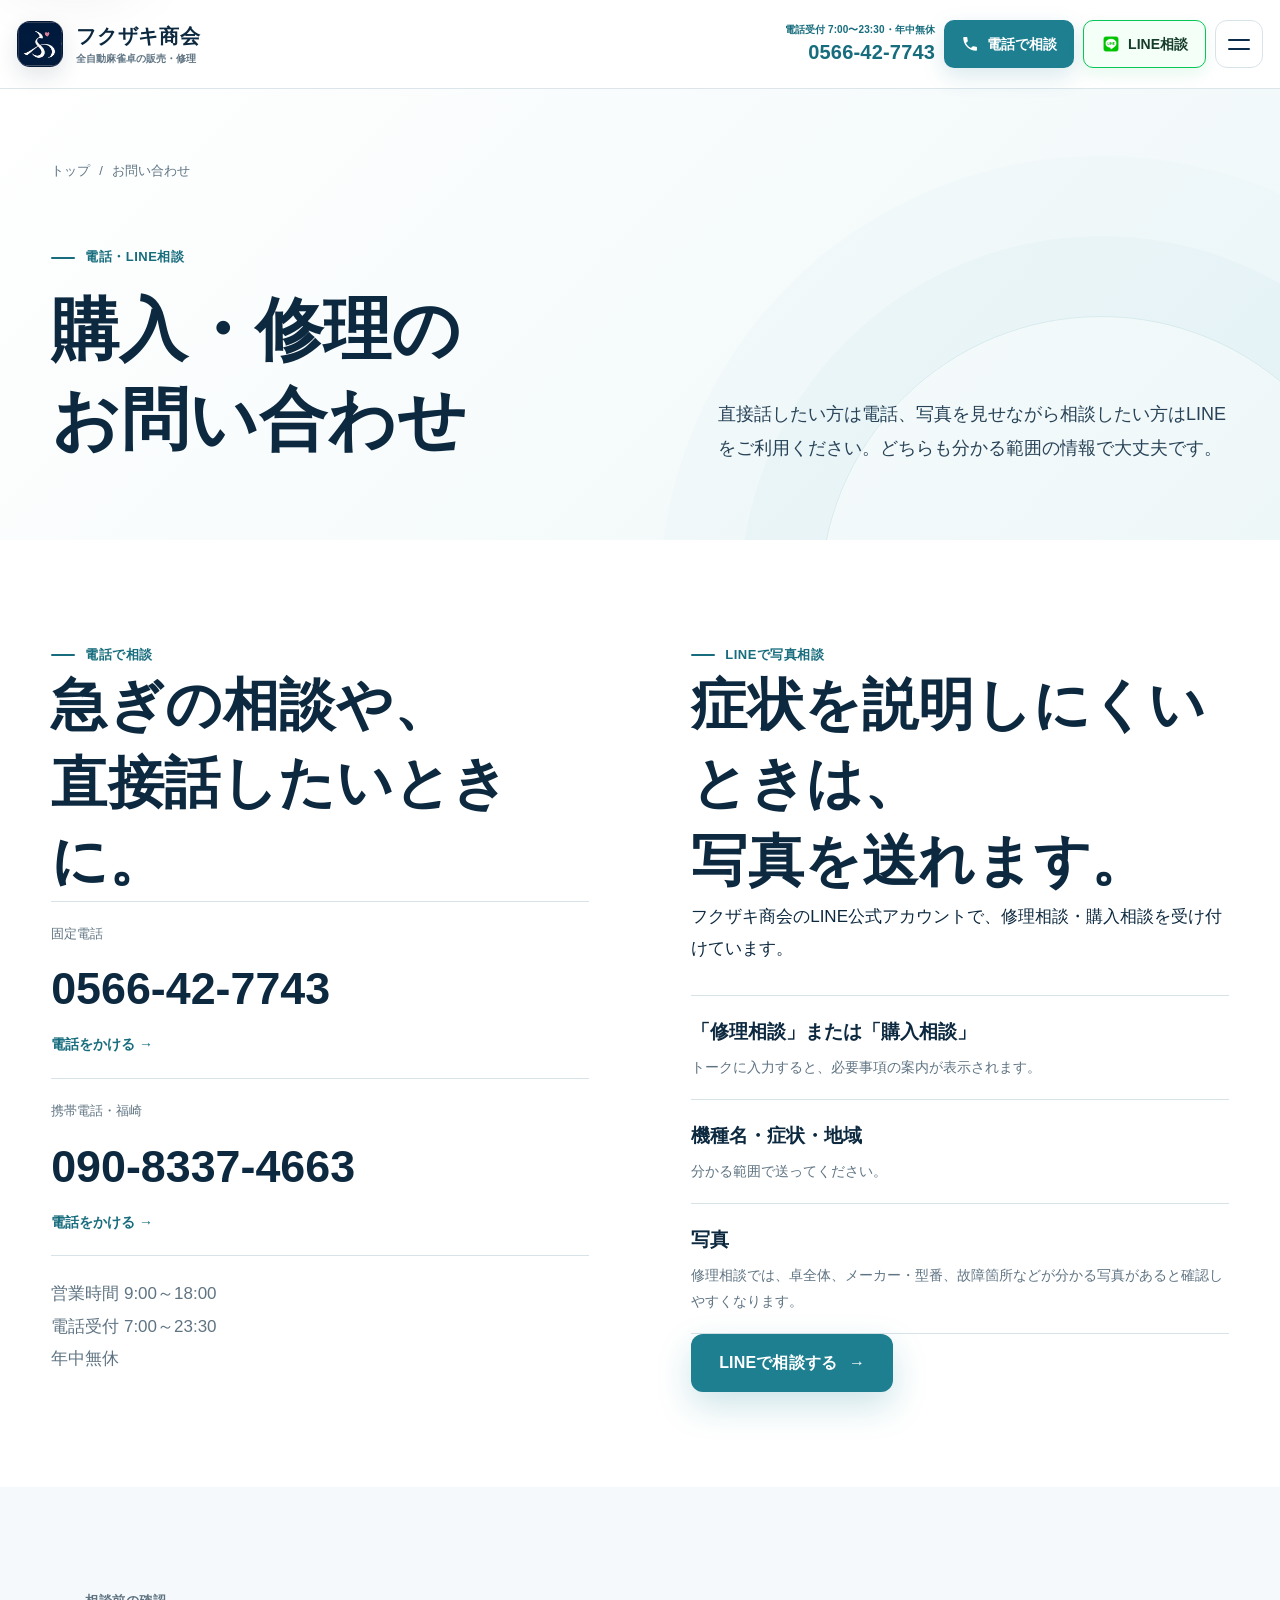
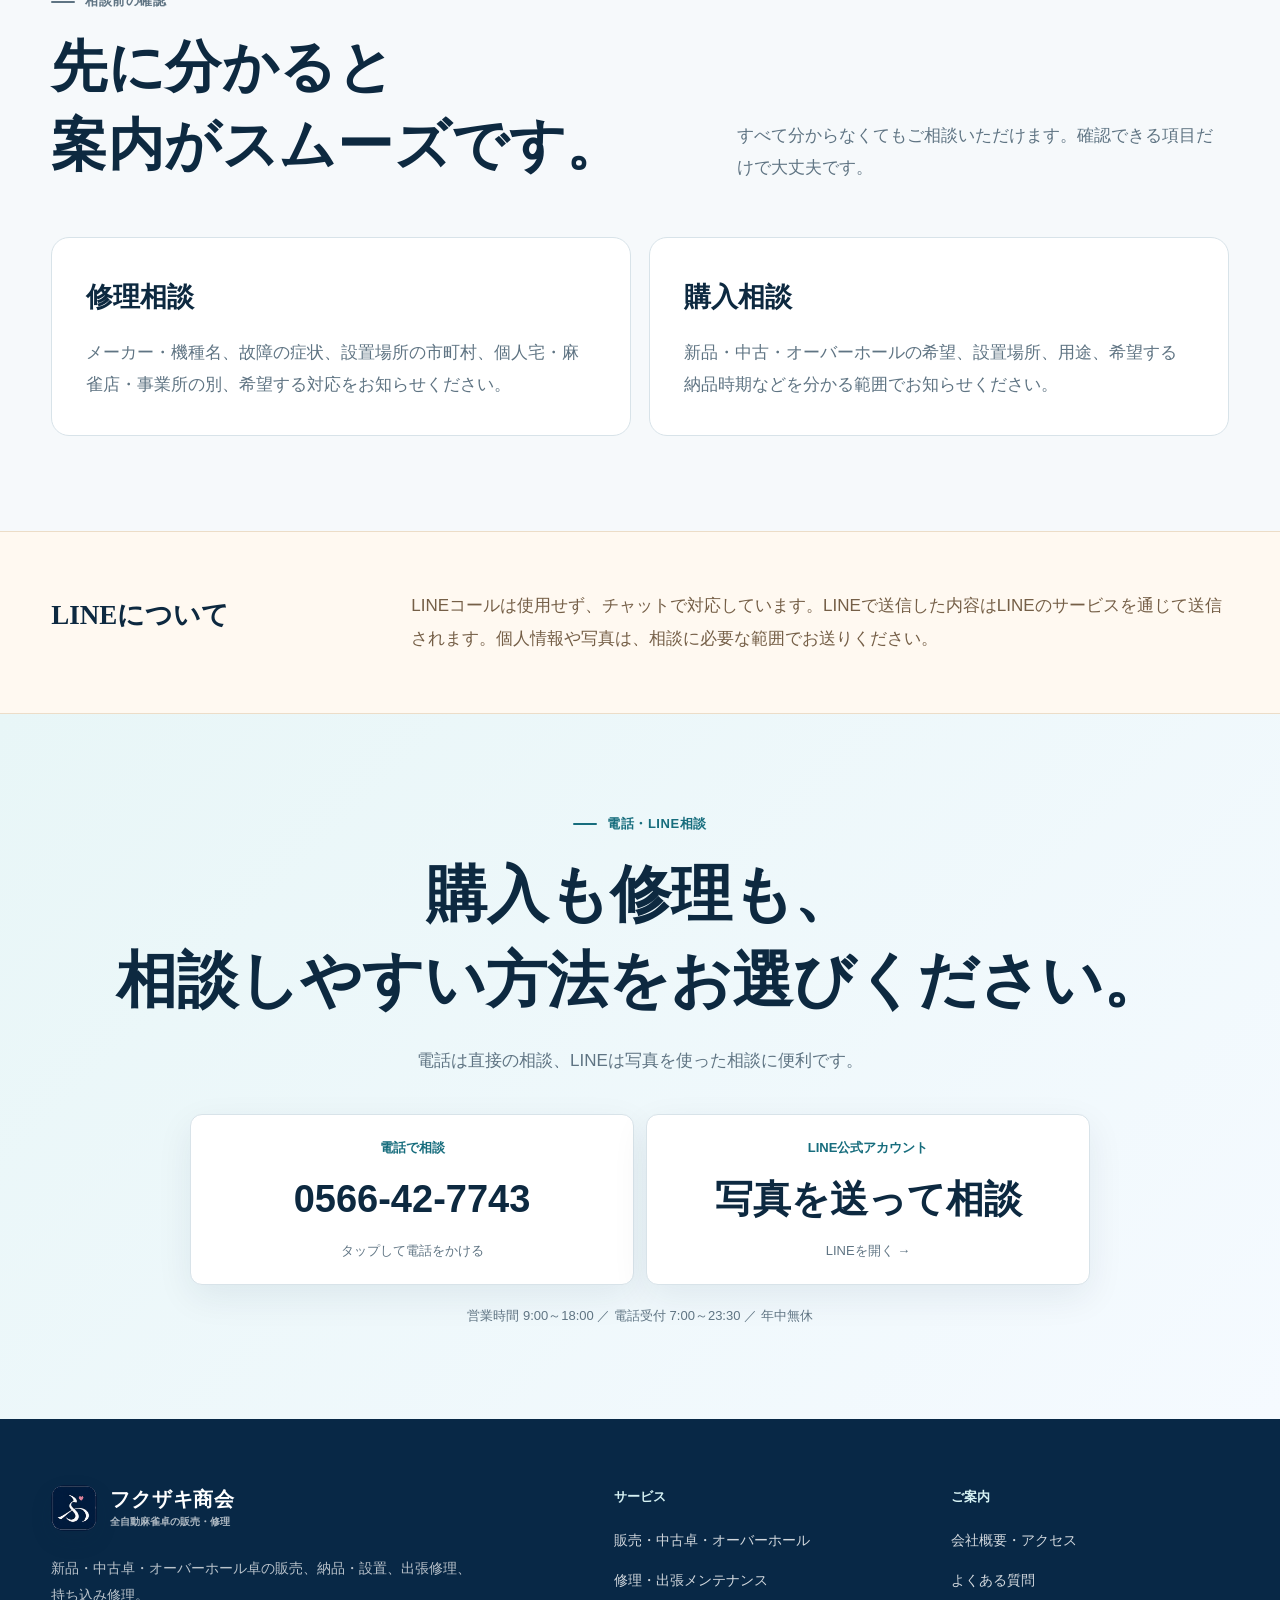
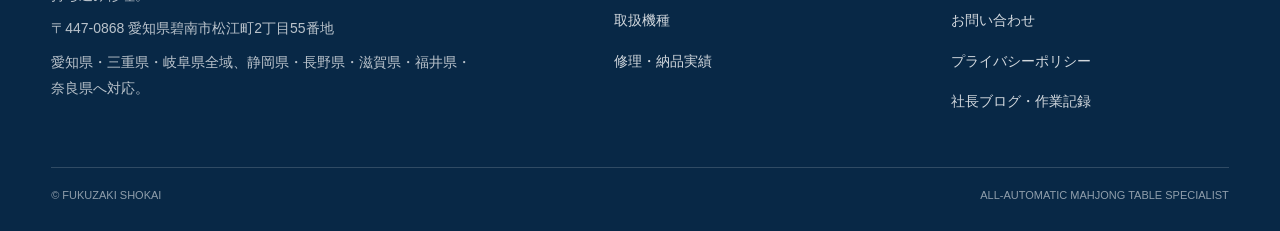
<file: contact.html>
<!doctype html>
<html lang="ja">
<head>
<meta charset="UTF-8">
<meta name="viewport" content="width=device-width, initial-scale=1">
<meta name="format-detection" content="telephone=no">
<meta name="theme-color" content="#ffffff">
<link rel="icon" type="image/png" sizes="32x32" href="/images/favicon-32-20260823.png">
<link rel="icon" type="image/png" sizes="16x16" href="/images/favicon-16-20260823.png">
<link rel="apple-touch-icon" href="images/apple-touch-icon.png?v=20260814f">
<script>document.documentElement.classList.add('js');</script>

<title>お問い合わせ｜全自動麻雀卓の購入・修理相談｜フクザキ商会</title>
<meta name="description" content="全自動麻雀卓の購入・修理は電話またはLINEでご相談ください。LINEでは機種名・症状・地域と、卓や故障箇所の写真を送れます。">
<meta name="robots" content="index,follow,max-image-preview:large">
<link rel="canonical" href="https://ayuto.xsrv.jp/contact/">
<meta property="og:type" content="website">
<meta property="og:locale" content="ja_JP">
<meta property="og:site_name" content="フクザキ商会">
<meta property="og:title" content="お問い合わせ｜全自動麻雀卓の購入・修理相談｜フクザキ商会">
<meta property="og:description" content="全自動麻雀卓の購入・修理は電話またはLINEでご相談ください。LINEでは機種名・症状・地域と、卓や故障箇所の写真を送れます。">
<meta property="og:url" content="https://ayuto.xsrv.jp/contact/">
<meta property="og:image" content="https://ayuto.xsrv.jp/images/ogp.png">
<meta property="og:image:alt" content="全自動麻雀卓の販売・修理 フクザキ商会">
<meta property="og:image:width" content="1200">
<meta property="og:image:height" content="630">
<meta name="twitter:card" content="summary_large_image">
<link rel="stylesheet" href="style.css?v=20260824e">
</head>
<body class="page page-contact">
<a class="skip-link" href="#main">本文へ移動</a>
<header class="site-header" data-header>
  <div class="header-shell">
    <a class="brand" href="index.html" aria-label="フクザキ商会 トップページ">
      <img class="brand-mark" src="images/brand-icon.png?v=20260814f" alt="">
      <span class="brand-copy"><strong>フクザキ商会</strong><small>全自動麻雀卓の販売・修理</small></span>
    </a>

    <nav class="desktop-nav" aria-label="主要メニュー">
      <ul>
        <li><a href="sales.html">販売・中古卓</a></li>
        <li><a href="repair.html">修理・整備</a></li>
        <li><a href="models.html">取扱機種</a></li>
        <li><a href="works.html">実績</a></li>
        <li><a href="company.html">会社概要</a></li>
        <li><a href="faq.html">よくある質問</a></li>
      </ul>
    </nav>

    <div class="header-actions">
      <a class="header-phone" href="tel:0566427743">
        <span>電話受付 7:00〜23:30・年中無休</span>
        <strong>0566-42-7743</strong>
      </a>
      <a class="header-call-button" href="tel:0566427743" aria-label="フクザキ商会へ電話する">
        <svg width="18" height="18" viewBox="0 0 24 24" aria-hidden="true"><path fill="currentColor" d="M6.6 10.8c1.6 3.1 3.5 5 6.6 6.6l2.2-2.2c.3-.3.7-.4 1.1-.3 1.2.4 2.5.6 3.8.6.6 0 1 .4 1 1V20c0 .6-.4 1-1 1C10.8 21 3 13.2 3 3.7c0-.6.4-1 1-1h3.5c.6 0 1 .4 1 1 0 1.3.2 2.6.6 3.8.1.4 0 .8-.3 1.1z"/></svg>
        電話で相談
      </a>
      <button class="menu-button" type="button" aria-controls="mobile-menu" aria-expanded="false" data-menu-button>
        <span class="sr-only">メニューを開く</span><span></span><span></span>
      </button>
    </div>
  </div>

  <div class="mobile-menu" id="mobile-menu" data-mobile-menu hidden>
    <nav aria-label="スマートフォンメニュー">
      <ul>
        <li><a href="index.html">トップ</a></li>
        <li><a href="sales.html">販売・中古卓</a></li>
        <li><a href="repair.html">修理・整備</a></li>
        <li><a href="models.html">取扱機種</a></li>
        <li><a href="works.html">実績</a></li>
        <li><a href="company.html">会社概要</a></li>
        <li><a href="faq.html">よくある質問</a></li>
        <li><a href="contact.html" aria-current="page">お問い合わせ</a></li>
        <li><a href="https://line.me/R/ti/p/@761qehyo" target="_blank" rel="noopener">LINEで写真相談</a></li>
        <li><a href="https://fukuzakisyoukai.blog.fc2.com/" target="_blank" rel="noopener">社長ブログ・作業記録</a></li>
      </ul>
    </nav>
    <a class="mobile-call" href="tel:0566427743">
      <small>電話受付 7:00〜23:30・年中無休</small>
      <strong>0566-42-7743</strong>
      <span>タップして電話する</span>
    </a>
  </div>
</header>
<main id="main">
<section class="page-hero"><div class="section-shell"><nav class="breadcrumbs" aria-label="パンくず"><ol><li><a href="index.html">トップ</a></li><li aria-current="page">お問い合わせ</li></ol></nav><div class="page-hero-grid"><div><p class="section-kicker">電話・LINE相談</p><h1>購入・修理の<br>お問い合わせ</h1></div><div class="page-lead"><p>直接話したい方は電話、写真を見せながら相談したい方はLINEをご利用ください。どちらも分かる範囲の情報で大丈夫です。</p></div></div></div></section>
<section class="page-section"><div class="section-shell contact-page-grid"><div class="contact-main"><p class="section-kicker">電話で相談</p><h2 class="section-title">急ぎの相談や、<br>直接話したいときに。</h2><a class="contact-number" href="tel:0566427743"><small>固定電話</small><strong>0566-42-7743</strong><span>電話をかける →</span></a><a class="contact-number" href="tel:09083374663"><small>携帯電話・福崎</small><strong>090-8337-4663</strong><span>電話をかける →</span></a><p class="contact-hours">営業時間 9:00～18:00<br>電話受付 7:00～23:30<br>年中無休</p></div><div class="contact-check"><p class="section-kicker">LINEで写真相談</p><h2 class="section-title">症状を説明しにくいときは、<br>写真を送れます。</h2><p>フクザキ商会のLINE公式アカウントで、修理相談・購入相談を受け付けています。</p><ol><li><strong>「修理相談」または「購入相談」</strong><p>トークに入力すると、必要事項の案内が表示されます。</p></li><li><strong>機種名・症状・地域</strong><p>分かる範囲で送ってください。</p></li><li><strong>写真</strong><p>修理相談では、卓全体、メーカー・型番、故障箇所などが分かる写真があると確認しやすくなります。</p></li></ol><a class="button button-primary" href="https://line.me/R/ti/p/@761qehyo" target="_blank" rel="noopener">LINEで相談する <span>→</span></a></div></div></section>
<section class="page-section alt"><div class="section-shell"><div class="split-heading"><div><p class="section-kicker">相談前の確認</p><h2 class="section-title">先に分かると<br>案内がスムーズです。</h2></div><p>すべて分からなくてもご相談いただけます。確認できる項目だけで大丈夫です。</p></div><div class="dual-content"><article><h3>修理相談</h3><p>メーカー・機種名、故障の症状、設置場所の市町村、個人宅・麻雀店・事業所の別、希望する対応をお知らせください。</p></article><article><h3>購入相談</h3><p>新品・中古・オーバーホールの希望、設置場所、用途、希望する納品時期などを分かる範囲でお知らせください。</p></article></div></div></section>
<section class="notice-section"><div class="section-shell"><h2>LINEについて</h2><p>LINEコールは使用せず、チャットで対応しています。LINEで送信した内容はLINEのサービスを通じて送信されます。個人情報や写真は、相談に必要な範囲でお送りください。</p></div></section>
</main>
<section class="contact-band" aria-labelledby="contact-band-title">
  <div class="contact-band-inner reveal">
    <p class="section-kicker">電話・LINE相談</p>
    <h2 id="contact-band-title">購入も修理も、<br>相談しやすい方法をお選びください。</h2>
    <p>電話は直接の相談、LINEは写真を使った相談に便利です。</p>
    <div class="contact-band-actions">
      <a class="phone-display" href="tel:0566427743"><small>電話で相談</small><strong>0566-42-7743</strong><span>タップして電話をかける</span></a>
      <a class="phone-display" href="https://line.me/R/ti/p/@761qehyo" target="_blank" rel="noopener"><small>LINE公式アカウント</small><strong>写真を送って相談</strong><span>LINEを開く →</span></a>
    </div>
    <p class="contact-meta">営業時間 9:00～18:00 ／ 電話受付 7:00～23:30 ／ 年中無休</p>
  </div>
</section>

<footer class="site-footer">
  <div class="footer-grid">
    <div>
      <a class="brand footer-brand" href="index.html">
        <img class="brand-mark" src="images/brand-icon.png?v=20260814f" alt="">
        <span class="brand-copy"><strong>フクザキ商会</strong><small>全自動麻雀卓の販売・修理</small></span>
      </a>
      <p>新品・中古卓・オーバーホール卓の販売、納品・設置、出張修理、持ち込み修理。</p>
      <p>〒447-0868 愛知県碧南市松江町2丁目55番地</p>
      <p>愛知県・三重県・岐阜県全域、静岡県・長野県・滋賀県・福井県・奈良県へ対応。</p>
    </div>
    <div>
      <p class="footer-label">サービス</p>
      <ul>
        <li><a href="sales.html">販売・中古卓・オーバーホール</a></li>
        <li><a href="repair.html">修理・出張メンテナンス</a></li>
        <li><a href="models.html">取扱機種</a></li>
        <li><a href="works.html">修理・納品実績</a></li>
      </ul>
    </div>
    <div>
      <p class="footer-label">ご案内</p>
      <ul>
        <li><a href="company.html">会社概要・アクセス</a></li>
        <li><a href="faq.html">よくある質問</a></li>
        <li><a href="contact.html">お問い合わせ</a></li>
        <li><a href="privacy.html">プライバシーポリシー</a></li>
        <li><a href="https://fukuzakisyoukai.blog.fc2.com/" target="_blank" rel="noopener">社長ブログ・作業記録</a></li>
      </ul>
    </div>
  </div>
  <div class="footer-bottom"><p>© FUKUZAKI SHOKAI</p><p>ALL-AUTOMATIC MAHJONG TABLE SPECIALIST</p></div>
</footer>

<a class="floating-call" href="tel:0566427743" aria-label="フクザキ商会へ電話する"><span>電話で相談する</span><strong>0566-42-7743</strong></a>

<script src="js/main.js?v=20260824e" defer></script>
<script src="js/analytics.js?v=20260827a" defer></script>
</body>
</html>
</file>
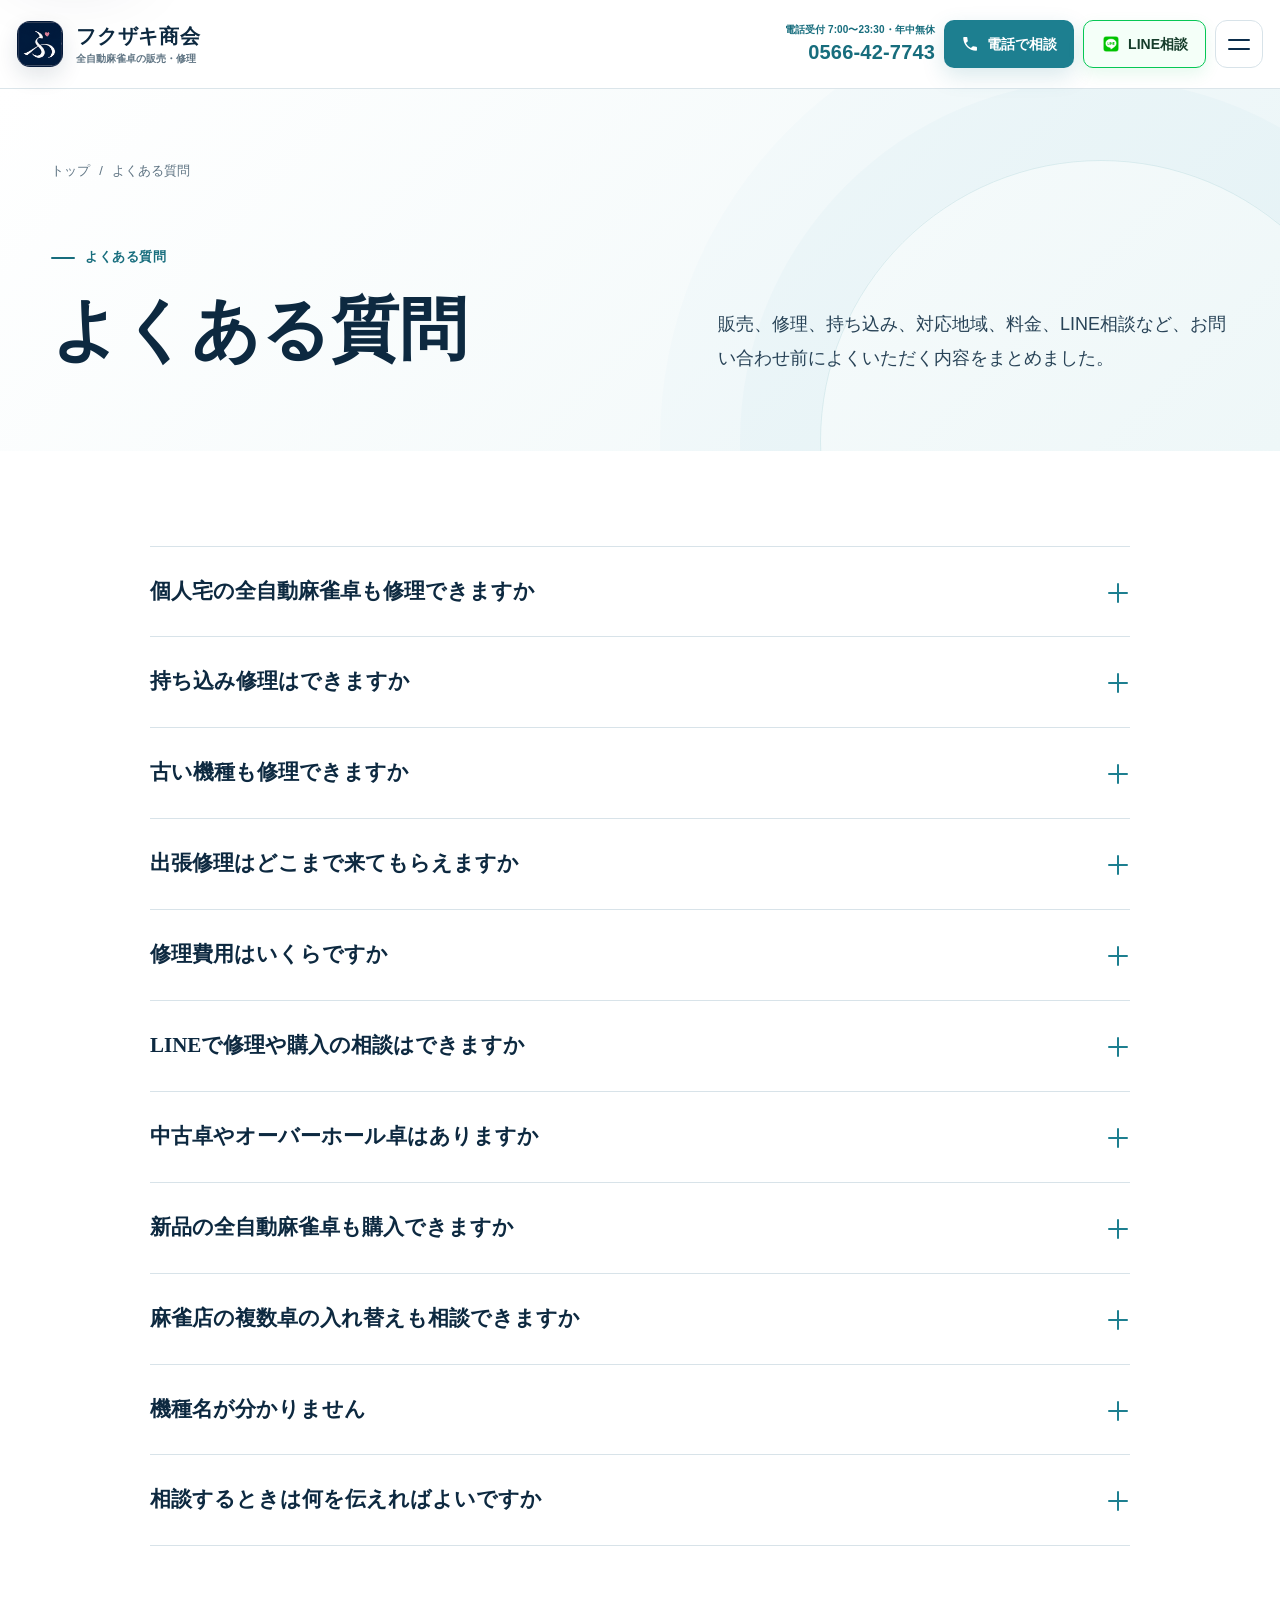
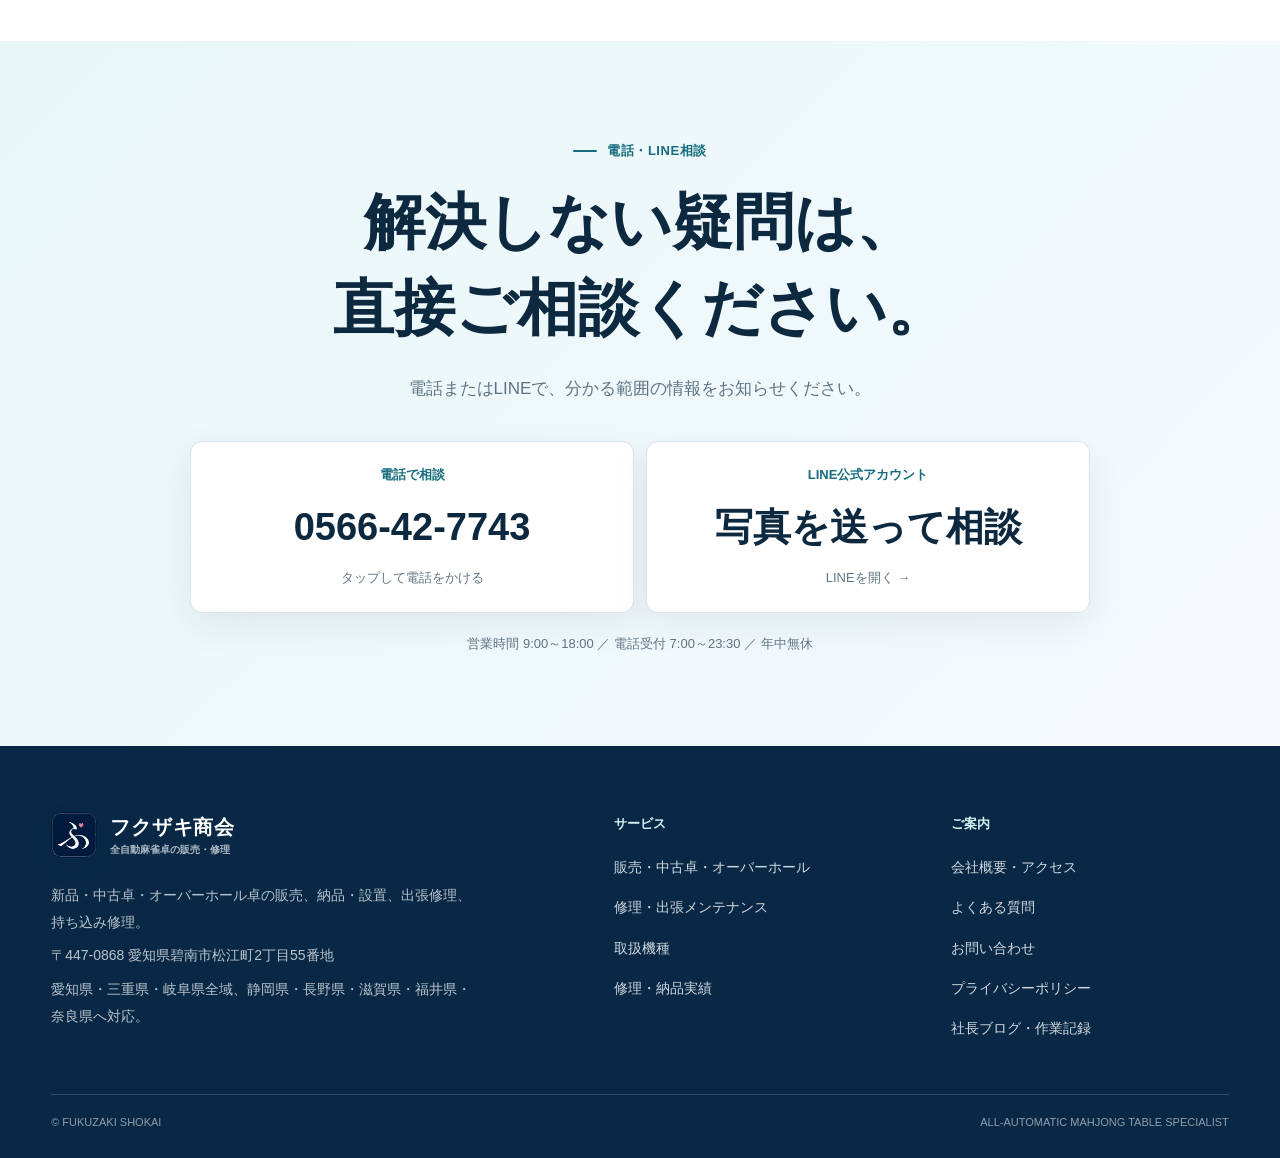
<file: faq.html>
<!doctype html>
<html lang="ja">
<head>
<meta charset="UTF-8">
<meta name="viewport" content="width=device-width, initial-scale=1">
<meta name="format-detection" content="telephone=no">
<meta name="theme-color" content="#ffffff">
<link rel="icon" type="image/png" sizes="32x32" href="/images/favicon-32-20260823.png">
<link rel="icon" type="image/png" sizes="16x16" href="/images/favicon-16-20260823.png">
<link rel="apple-touch-icon" href="images/apple-touch-icon.png?v=20260814f">
<script>document.documentElement.classList.add('js');</script>

<title>全自動麻雀卓の販売・修理に関するよくある質問｜フクザキ商会</title>
<meta name="description" content="全自動麻雀卓の新品・中古販売、出張修理、持ち込み修理、対応地域、修理料金、LINE写真相談、古い機種などに関する質問を掲載しています。">
<meta name="robots" content="index,follow,max-image-preview:large">
<link rel="canonical" href="https://ayuto.xsrv.jp/faq/">
<meta property="og:type" content="website">
<meta property="og:locale" content="ja_JP">
<meta property="og:site_name" content="フクザキ商会">
<meta property="og:title" content="全自動麻雀卓の販売・修理に関するよくある質問｜フクザキ商会">
<meta property="og:description" content="全自動麻雀卓の販売・修理、対応地域、料金、LINE写真相談などのお問い合わせ前によくある質問を掲載しています。">
<meta property="og:url" content="https://ayuto.xsrv.jp/faq/">
<meta property="og:image" content="https://ayuto.xsrv.jp/images/ogp.png">
<meta property="og:image:alt" content="全自動麻雀卓の販売・修理 フクザキ商会">
<meta property="og:image:width" content="1200">
<meta property="og:image:height" content="630">
<meta name="twitter:card" content="summary_large_image">
<link rel="stylesheet" href="style.css?v=20260824e">
</head>
<body class="page page-faq">
<a class="skip-link" href="#main">本文へ移動</a>
<header class="site-header" data-header>
  <div class="header-shell"><a class="brand" href="index.html" aria-label="フクザキ商会 トップページ"><img class="brand-mark" src="images/brand-icon.png?v=20260814f" alt=""><span class="brand-copy"><strong>フクザキ商会</strong><small>全自動麻雀卓の販売・修理</small></span></a><nav class="desktop-nav" aria-label="主要メニュー"><ul><li><a href="sales.html">販売・中古卓</a></li><li><a href="repair.html">修理・整備</a></li><li><a href="models.html">取扱機種</a></li><li><a href="works.html">実績</a></li><li><a href="company.html">会社概要</a></li><li><a href="faq.html" aria-current="page">よくある質問</a></li></ul></nav><div class="header-actions"><a class="header-phone" href="tel:0566427743"><span>電話受付 7:00〜23:30・年中無休</span><strong>0566-42-7743</strong></a><a class="header-call-button" href="tel:0566427743" aria-label="フクザキ商会へ電話する"><svg width="18" height="18" viewBox="0 0 24 24" aria-hidden="true"><path fill="currentColor" d="M6.6 10.8c1.6 3.1 3.5 5 6.6 6.6l2.2-2.2c.3-.3.7-.4 1.1-.3 1.2.4 2.5.6 3.8.6.6 0 1 .4 1 1V20c0 .6-.4 1-1 1C10.8 21 3 13.2 3 3.7c0-.6.4-1 1-1h3.5c.6 0 1 .4 1 1 0 1.3.2 2.6.6 3.8.1.4 0 .8-.3 1.1z"/></svg>電話で相談</a><button class="menu-button" type="button" aria-controls="mobile-menu" aria-expanded="false" data-menu-button><span class="sr-only">メニューを開く</span><span></span><span></span></button></div></div>
  <div class="mobile-menu" id="mobile-menu" data-mobile-menu hidden><nav aria-label="スマートフォンメニュー"><ul><li><a href="index.html">トップ</a></li><li><a href="sales.html">販売・中古卓</a></li><li><a href="repair.html">修理・整備</a></li><li><a href="models.html">取扱機種</a></li><li><a href="works.html">実績</a></li><li><a href="company.html">会社概要</a></li><li><a href="faq.html" aria-current="page">よくある質問</a></li><li><a href="contact.html">お問い合わせ</a></li><li><a href="https://line.me/R/ti/p/@761qehyo" target="_blank" rel="noopener">LINEで写真相談</a></li><li><a href="https://fukuzakisyoukai.blog.fc2.com/" target="_blank" rel="noopener">社長ブログ・作業記録</a></li></ul></nav><a class="mobile-call" href="tel:0566427743"><small>電話受付 7:00〜23:30・年中無休</small><strong>0566-42-7743</strong><span>タップして電話する</span></a></div>
</header>
<main id="main">
<section class="page-hero"><div class="section-shell"><nav class="breadcrumbs" aria-label="パンくず"><ol><li><a href="index.html">トップ</a></li><li aria-current="page">よくある質問</li></ol></nav><div class="page-hero-grid"><div><p class="section-kicker">よくある質問</p><h1>よくある質問</h1></div><div class="page-lead"><p>販売、修理、持ち込み、対応地域、料金、LINE相談など、お問い合わせ前によくいただく内容をまとめました。</p></div></div></div></section>
<section class="page-section"><div class="section-shell faq-shell">
<details class="faq-item"><summary>個人宅の全自動麻雀卓も修理できますか<span></span></summary><div><p>はい。個人宅、麻雀店、事業所などのご相談に対応します。機種、症状、設置場所を電話またはLINEでお知らせください。</p></div></details>
<details class="faq-item"><summary>持ち込み修理はできますか<span></span></summary><div><p>対応機種であれば可能です。来店前に必ず機種と症状を電話で確認してください。駐車場は二～三台分あります。</p></div></details>
<details class="faq-item"><summary>古い機種も修理できますか<span></span></summary><div><p>機種、年式、部品の供給状況、卓の状態により異なります。部品がない場合など、修理できないことがあります。</p></div></details>
<details class="faq-item"><summary>出張修理はどこまで来てもらえますか<span></span></summary><div><p>愛知県・三重県・岐阜県全域を中心に、静岡県・長野県・滋賀県・福井県・奈良県へ対応しています。地域、内容、日程により対応可否が変わります。</p></div></details>
<details class="faq-item"><summary>修理費用はいくらですか<span></span></summary><div><p>一律ではありません。出張地域、故障箇所、必要な部品、作業内容、機種や年式、卓の状態などによって変わります。電話またはLINEで機種・症状・設置場所を確認し、案内できる内容をお伝えします。現物点検で必要な作業が変わる場合があります。</p></div></details>
<details class="faq-item"><summary>LINEで修理や購入の相談はできますか<span></span></summary><div><p>はい。フクザキ商会のLINE公式アカウントで「修理相談」「購入相談」を受け付けています。修理相談では、機種名・症状・地域に加えて、卓全体、型番、故障箇所などの写真を送っていただけます。LINEコールは使用せず、チャットで対応しています。</p><p><a class="text-link" href="https://line.me/R/ti/p/@761qehyo" target="_blank" rel="noopener">LINE公式アカウントを開く →</a></p></div></details>
<details class="faq-item"><summary>中古卓やオーバーホール卓はありますか<span></span></summary><div><p>在庫は変動します。現在の在庫、機種、状態、価格は電話またはLINEでご確認ください。</p></div></details>
<details class="faq-item"><summary>新品の全自動麻雀卓も購入できますか<span></span></summary><div><p>はい。新品卓の購入、納品、設置をご相談いただけます。用途と設置場所をお知らせください。</p></div></details>
<details class="faq-item"><summary>麻雀店の複数卓の入れ替えも相談できますか<span></span></summary><div><p>はい。複数卓の納品、入れ替え、撤収、関連用品などもご相談ください。</p></div></details>
<details class="faq-item"><summary>機種名が分かりません<span></span></summary><div><p>卓本体、操作部、表示枠などにあるメーカー名や型番をご確認ください。分からない場合も、卓の特徴と症状をお伝えください。LINEでは写真を送って相談できます。</p></div></details>
<details class="faq-item"><summary>相談するときは何を伝えればよいですか<span></span></summary><div><p>メーカー、機種名、故障の症状、設置場所の市町村、個人宅・店舗・事業所の別、希望する対応を分かる範囲でお伝えください。LINEの場合は写真も送れます。</p></div></details>
</div></section>
</main>
<section class="contact-band" aria-labelledby="contact-band-title"><div class="contact-band-inner reveal"><p class="section-kicker">電話・LINE相談</p><h2 id="contact-band-title">解決しない疑問は、<br>直接ご相談ください。</h2><p>電話またはLINEで、分かる範囲の情報をお知らせください。</p><div class="contact-band-actions"><a class="phone-display" href="tel:0566427743"><small>電話で相談</small><strong>0566-42-7743</strong><span>タップして電話をかける</span></a><a class="phone-display" href="https://line.me/R/ti/p/@761qehyo" target="_blank" rel="noopener"><small>LINE公式アカウント</small><strong>写真を送って相談</strong><span>LINEを開く →</span></a></div><p class="contact-meta">営業時間 9:00～18:00 ／ 電話受付 7:00～23:30 ／ 年中無休</p></div></section>
<footer class="site-footer"><div class="footer-grid"><div><a class="brand footer-brand" href="index.html"><img class="brand-mark" src="images/brand-icon.png?v=20260814f" alt=""><span class="brand-copy"><strong>フクザキ商会</strong><small>全自動麻雀卓の販売・修理</small></span></a><p>新品・中古卓・オーバーホール卓の販売、納品・設置、出張修理、持ち込み修理。</p><p>〒447-0868 愛知県碧南市松江町2丁目55番地</p><p>愛知県・三重県・岐阜県全域、静岡県・長野県・滋賀県・福井県・奈良県へ対応。</p></div><div><p class="footer-label">サービス</p><ul><li><a href="sales.html">販売・中古卓・オーバーホール</a></li><li><a href="repair.html">修理・出張メンテナンス</a></li><li><a href="models.html">取扱機種</a></li><li><a href="works.html">修理・納品実績</a></li></ul></div><div><p class="footer-label">ご案内</p><ul><li><a href="company.html">会社概要・アクセス</a></li><li><a href="faq.html">よくある質問</a></li><li><a href="contact.html">お問い合わせ</a></li><li><a href="privacy.html">プライバシーポリシー</a></li><li><a href="https://fukuzakisyoukai.blog.fc2.com/" target="_blank" rel="noopener">社長ブログ・作業記録</a></li></ul></div></div><div class="footer-bottom"><p>© FUKUZAKI SHOKAI</p><p>ALL-AUTOMATIC MAHJONG TABLE SPECIALIST</p></div></footer>
<a class="floating-call" href="tel:0566427743" aria-label="フクザキ商会へ電話する"><span>電話で相談する</span><strong>0566-42-7743</strong></a>
<script src="js/main.js?v=20260824e" defer></script>
<script src="js/analytics.js?v=20260827a" defer></script>
</body>
</html>
</file>
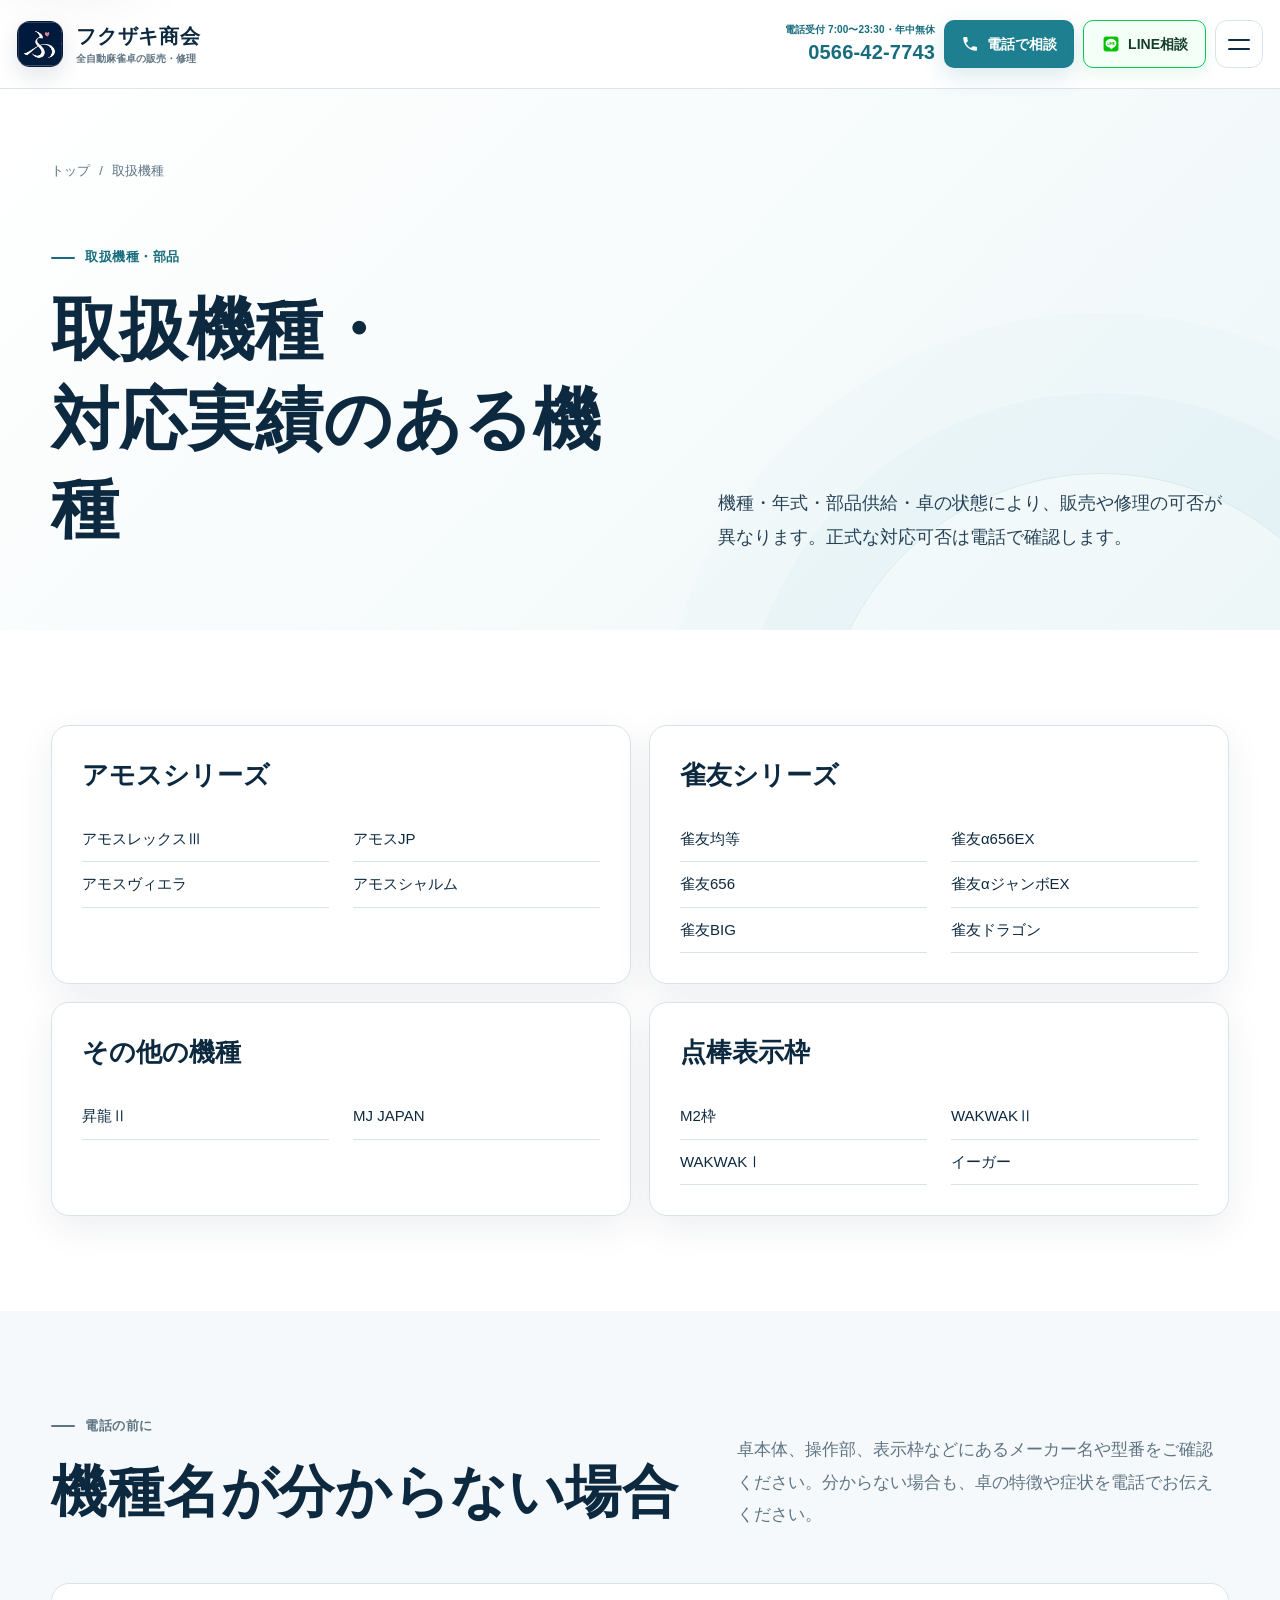
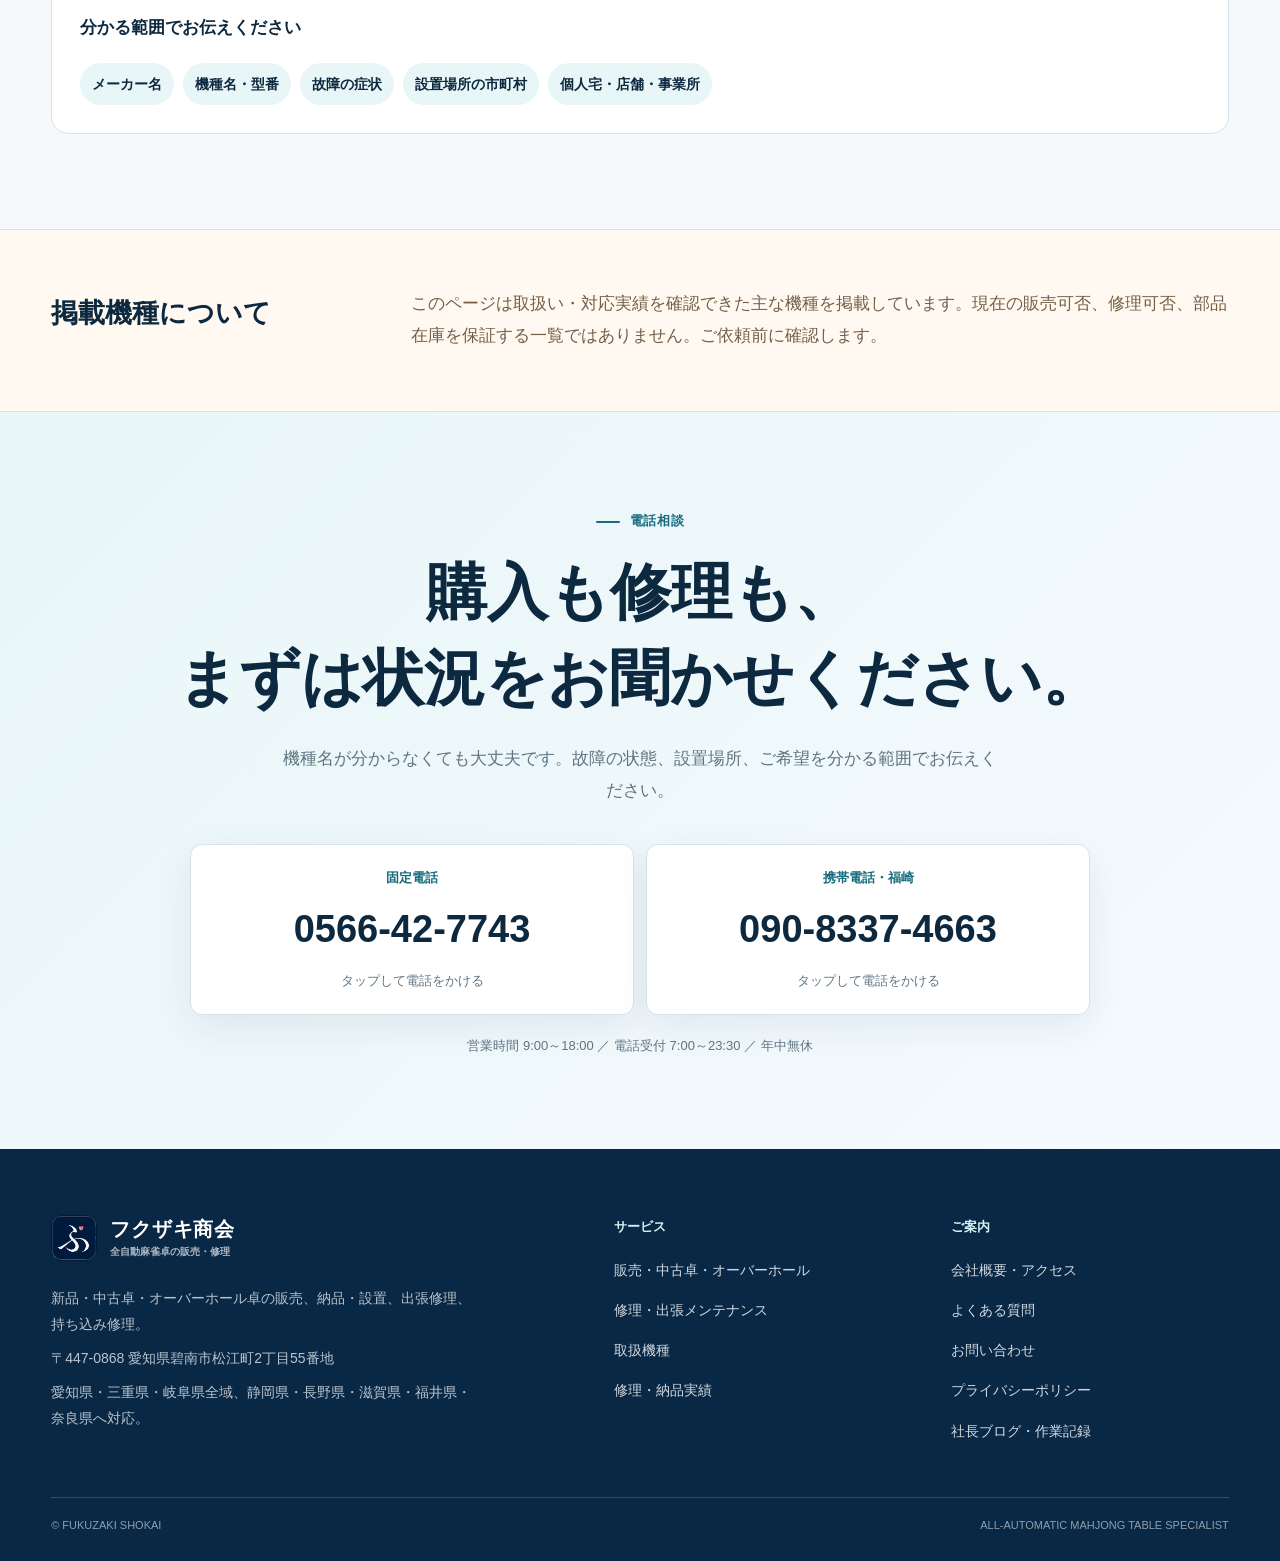
<file: models.html>
<!doctype html>
<html lang="ja">
<head>
<meta charset="UTF-8">
<meta name="viewport" content="width=device-width, initial-scale=1">
<meta name="format-detection" content="telephone=no">
<meta name="theme-color" content="#ffffff">
<link rel="icon" type="image/png" sizes="32x32" href="/images/favicon-32-20260823.png">
<link rel="icon" type="image/png" sizes="16x16" href="/images/favicon-16-20260823.png">
<link rel="apple-touch-icon" href="images/apple-touch-icon.png?v=20260814f">
<script>document.documentElement.classList.add('js');</script>

<title>全自動麻雀卓の取扱機種｜アモス・雀友ほか｜フクザキ商会</title>
<meta name="description" content="アモスレックスⅢ、アモスヴィエラ、アモスJP、アモスシャルム、雀友シリーズ、昇龍Ⅱ、MJ JAPAN、点棒表示枠など。">
<meta name="robots" content="index,follow,max-image-preview:large">
<link rel="canonical" href="https://ayuto.xsrv.jp/models/">
<meta property="og:type" content="website">
<meta property="og:locale" content="ja_JP">
<meta property="og:site_name" content="フクザキ商会">
<meta property="og:title" content="全自動麻雀卓の取扱機種｜アモス・雀友ほか｜フクザキ商会">
<meta property="og:description" content="アモスレックスⅢ、アモスヴィエラ、アモスJP、アモスシャルム、雀友シリーズ、昇龍Ⅱ、MJ JAPAN、点棒表示枠など。">
<meta property="og:url" content="https://ayuto.xsrv.jp/models/">
<meta property="og:image" content="https://ayuto.xsrv.jp/images/ogp.png">
<meta property="og:image:alt" content="全自動麻雀卓の販売・修理 フクザキ商会">
<meta property="og:image:width" content="1200">
<meta property="og:image:height" content="630">
<meta name="twitter:card" content="summary_large_image">
<link rel="stylesheet" href="style.css?v=20260824e">
</head>
<body class="page page-models">
<a class="skip-link" href="#main">本文へ移動</a>
<header class="site-header" data-header>
  <div class="header-shell">
    <a class="brand" href="index.html" aria-label="フクザキ商会 トップページ">
      <img class="brand-mark" src="images/brand-icon.png?v=20260814f" alt="">
      <span class="brand-copy"><strong>フクザキ商会</strong><small>全自動麻雀卓の販売・修理</small></span>
    </a>

    <nav class="desktop-nav" aria-label="主要メニュー">
      <ul>
        <li><a href="sales.html" >販売・中古卓</a></li>
        <li><a href="repair.html" >修理・整備</a></li>
        <li><a href="models.html" aria-current="page">取扱機種</a></li>
        <li><a href="works.html" >実績</a></li>
        <li><a href="company.html" >会社概要</a></li>
        <li><a href="faq.html" >よくある質問</a></li>
      </ul>
    </nav>

    <div class="header-actions">
      <a class="header-phone" href="tel:0566427743">
        <span>電話受付 7:00〜23:30・年中無休</span>
        <strong>0566-42-7743</strong>
      </a>
      <a class="header-call-button" href="tel:0566427743" aria-label="フクザキ商会へ電話する">
        <svg width="18" height="18" viewBox="0 0 24 24" aria-hidden="true"><path fill="currentColor" d="M6.6 10.8c1.6 3.1 3.5 5 6.6 6.6l2.2-2.2c.3-.3.7-.4 1.1-.3 1.2.4 2.5.6 3.8.6.6 0 1 .4 1 1V20c0 .6-.4 1-1 1C10.8 21 3 13.2 3 3.7c0-.6.4-1 1-1h3.5c.6 0 1 .4 1 1 0 1.3.2 2.6.6 3.8.1.4 0 .8-.3 1.1z"/></svg>
        電話で相談
      </a>
      <button class="menu-button" type="button" aria-controls="mobile-menu" aria-expanded="false" data-menu-button>
        <span class="sr-only">メニューを開く</span><span></span><span></span>
      </button>
    </div>
  </div>

  <div class="mobile-menu" id="mobile-menu" data-mobile-menu hidden>
    <nav aria-label="スマートフォンメニュー">
      <ul>
        <li><a href="index.html" >トップ</a></li>
        <li><a href="sales.html" >販売・中古卓</a></li>
        <li><a href="repair.html" >修理・整備</a></li>
        <li><a href="models.html" aria-current="page">取扱機種</a></li>
        <li><a href="works.html" >実績</a></li>
        <li><a href="company.html" >会社概要</a></li>
        <li><a href="faq.html" >よくある質問</a></li>
        <li><a href="contact.html" >お問い合わせ</a></li>
        <li><a href="https://fukuzakisyoukai.blog.fc2.com/" target="_blank" rel="noopener">社長ブログ・作業記録</a></li>
      </ul>
    </nav>
    <a class="mobile-call" href="tel:0566427743">
      <small>電話受付 7:00〜23:30・年中無休</small>
      <strong>0566-42-7743</strong>
      <span>タップして電話する</span>
    </a>
  </div>
</header>
<main id="main">
<section class="page-hero"><div class="section-shell"><nav class="breadcrumbs" aria-label="パンくず"><ol><li><a href="index.html">トップ</a></li><li aria-current="page">取扱機種</li></ol></nav><div class="page-hero-grid"><div><p class="section-kicker">取扱機種・部品</p><h1>取扱機種・<br>対応実績のある機種</h1></div><div class="page-lead"><p>機種・年式・部品供給・卓の状態により、販売や修理の可否が異なります。正式な対応可否は電話で確認します。</p></div></div></div></section>
<section class="page-section"><div class="section-shell"><div class="model-groups"><article class="model-group"><h2>アモスシリーズ</h2><ul><li>アモスレックスⅢ</li><li>アモスヴィエラ</li><li>アモスJP</li><li>アモスシャルム</li></ul></article><article class="model-group"><h2>雀友シリーズ</h2><ul><li>雀友均等</li><li>雀友656</li><li>雀友BIG</li><li>雀友α656EX</li><li>雀友αジャンボEX</li><li>雀友ドラゴン</li></ul></article><article class="model-group"><h2>その他の機種</h2><ul><li>昇龍Ⅱ</li><li>MJ JAPAN</li></ul></article><article class="model-group"><h2>点棒表示枠</h2><ul><li>M2枠</li><li>WAKWAKⅠ</li><li>WAKWAKⅡ</li><li>イーガー</li></ul></article></div></div></section>
<section class="page-section alt"><div class="section-shell"><div class="split-heading"><div><p class="section-kicker">電話の前に</p><h2 class="section-title">機種名が分からない場合</h2></div><p>卓本体、操作部、表示枠などにあるメーカー名や型番をご確認ください。分からない場合も、卓の特徴や症状を電話でお伝えください。</p></div><div class="check-list"><p><strong>分かる範囲でお伝えください</strong></p><ul><li>メーカー名</li><li>機種名・型番</li><li>故障の症状</li><li>設置場所の市町村</li><li>個人宅・店舗・事業所</li></ul></div></div></section>
<section class="notice-section"><div class="section-shell"><h2>掲載機種について</h2><p>このページは取扱い・対応実績を確認できた主な機種を掲載しています。現在の販売可否、修理可否、部品在庫を保証する一覧ではありません。ご依頼前に確認します。</p></div></section>
</main>
<section class="contact-band" aria-labelledby="contact-band-title">
  <div class="contact-band-inner reveal">
    <p class="section-kicker">電話相談</p>
    <h2 id="contact-band-title">購入も修理も、<br>まずは状況をお聞かせください。</h2>
    <p>機種名が分からなくても大丈夫です。故障の状態、設置場所、ご希望を分かる範囲でお伝えください。</p>
    <div class="contact-band-actions">
      <a class="phone-display" href="tel:0566427743"><small>固定電話</small><strong>0566-42-7743</strong><span>タップして電話をかける</span></a>
      <a class="phone-display" href="tel:09083374663"><small>携帯電話・福崎</small><strong>090-8337-4663</strong><span>タップして電話をかける</span></a>
    </div>
    <p class="contact-meta">営業時間 9:00～18:00 ／ 電話受付 7:00～23:30 ／ 年中無休</p>
  </div>
</section>

<footer class="site-footer">
  <div class="footer-grid">
    <div>
      <a class="brand footer-brand" href="index.html">
        <img class="brand-mark" src="images/brand-icon.png?v=20260814f" alt="">
        <span class="brand-copy"><strong>フクザキ商会</strong><small>全自動麻雀卓の販売・修理</small></span>
      </a>
      <p>新品・中古卓・オーバーホール卓の販売、納品・設置、出張修理、持ち込み修理。</p>
      <p>〒447-0868 愛知県碧南市松江町2丁目55番地</p>
      <p>愛知県・三重県・岐阜県全域、静岡県・長野県・滋賀県・福井県・奈良県へ対応。</p>
    </div>
    <div>
      <p class="footer-label">サービス</p>
      <ul>
        <li><a href="sales.html">販売・中古卓・オーバーホール</a></li>
        <li><a href="repair.html">修理・出張メンテナンス</a></li>
        <li><a href="models.html">取扱機種</a></li>
        <li><a href="works.html">修理・納品実績</a></li>
      </ul>
    </div>
    <div>
      <p class="footer-label">ご案内</p>
      <ul>
        <li><a href="company.html">会社概要・アクセス</a></li>
        <li><a href="faq.html">よくある質問</a></li>
        <li><a href="contact.html">お問い合わせ</a></li>
        <li><a href="privacy.html">プライバシーポリシー</a></li>
        <li><a href="https://fukuzakisyoukai.blog.fc2.com/" target="_blank" rel="noopener">社長ブログ・作業記録</a></li>
      </ul>
    </div>
  </div>
  <div class="footer-bottom"><p>© FUKUZAKI SHOKAI</p><p>ALL-AUTOMATIC MAHJONG TABLE SPECIALIST</p></div>
</footer>

<a class="floating-call" href="tel:0566427743" aria-label="フクザキ商会へ電話する"><span>電話で相談する</span><strong>0566-42-7743</strong></a>

<script src="js/main.js?v=20260824e" defer></script>
<script src="js/analytics.js?v=20260827a" defer></script>
</body>
</html>
</file>
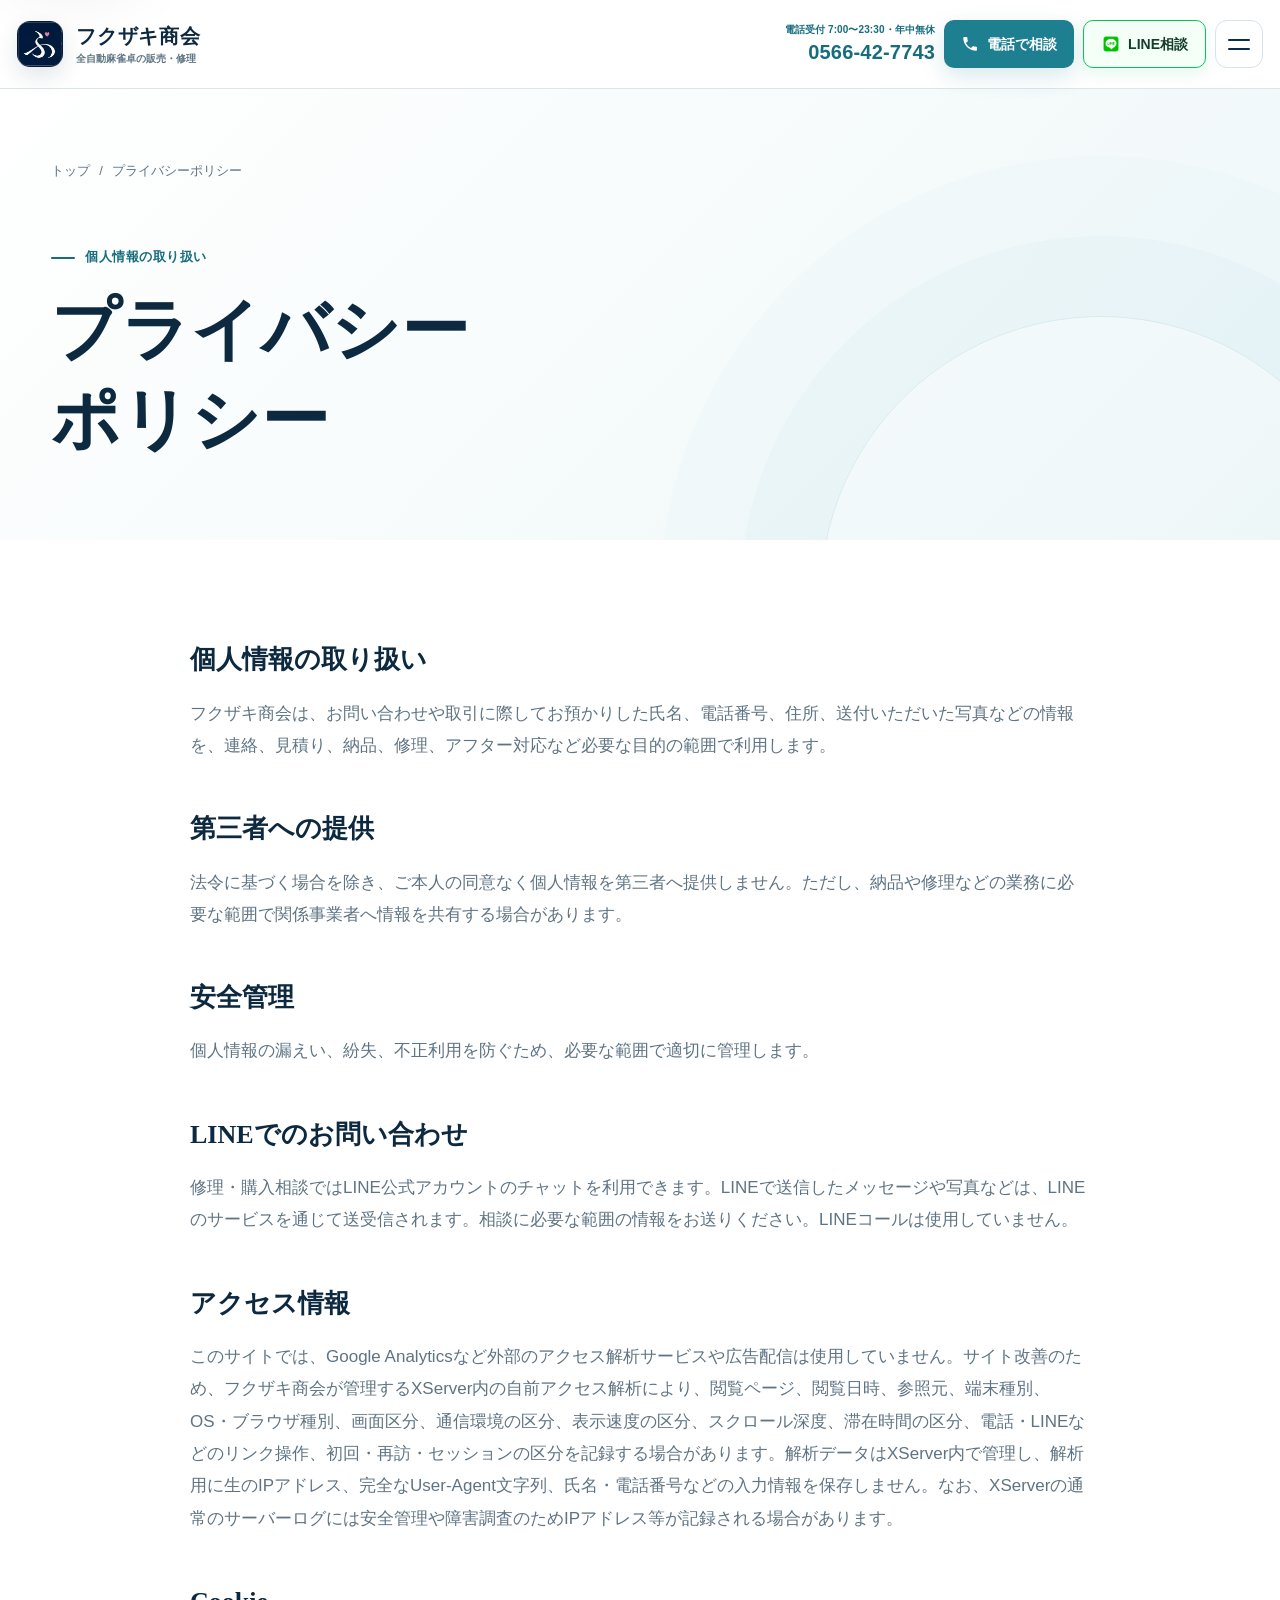
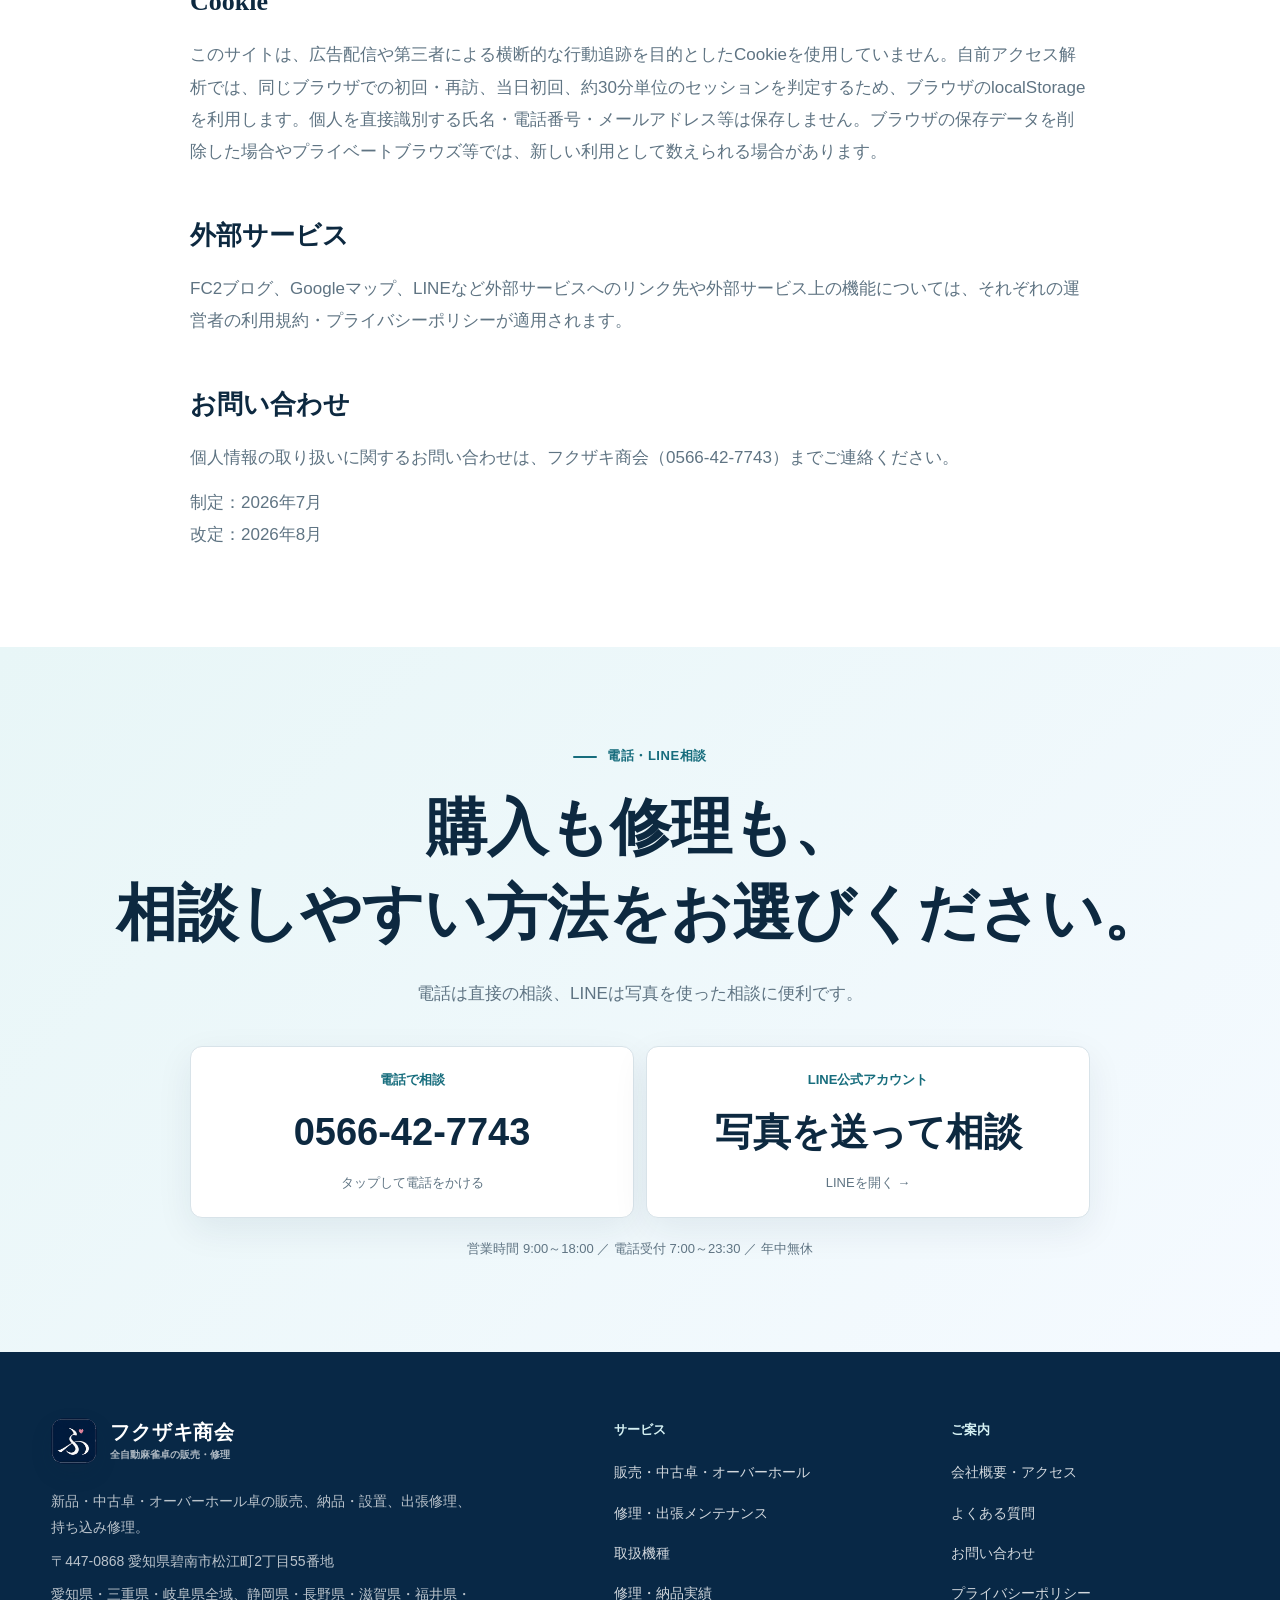
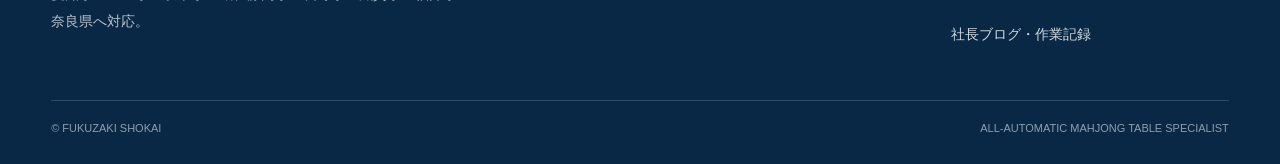
<file: privacy.html>
<!doctype html>
<html lang="ja">
<head>
<meta charset="UTF-8">
<meta name="viewport" content="width=device-width, initial-scale=1">
<meta name="format-detection" content="telephone=no">
<meta name="theme-color" content="#ffffff">
<link rel="icon" type="image/png" sizes="32x32" href="/images/favicon-32-20260823.png">
<link rel="icon" type="image/png" sizes="16x16" href="/images/favicon-16-20260823.png">
<link rel="apple-touch-icon" href="images/apple-touch-icon.png?v=20260814f">
<script>document.documentElement.classList.add('js');</script>

<title>プライバシーポリシー｜フクザキ商会</title>
<meta name="description" content="フクザキ商会公式ホームページとLINE相談における個人情報、アクセスログ、Cookie、外部サービスの取り扱いについて掲載しています。">
<meta name="robots" content="index,follow,max-image-preview:large">
<link rel="canonical" href="https://ayuto.xsrv.jp/privacy/">
<meta property="og:type" content="website">
<meta property="og:locale" content="ja_JP">
<meta property="og:site_name" content="フクザキ商会">
<meta property="og:title" content="プライバシーポリシー｜フクザキ商会">
<meta property="og:description" content="フクザキ商会公式ホームページとLINE相談における個人情報、アクセスログ、Cookie、外部サービスの取り扱いについて掲載しています。">
<meta property="og:url" content="https://ayuto.xsrv.jp/privacy/">
<meta property="og:image" content="https://ayuto.xsrv.jp/images/ogp.png">
<meta property="og:image:alt" content="全自動麻雀卓の販売・修理 フクザキ商会">
<meta property="og:image:width" content="1200">
<meta property="og:image:height" content="630">
<meta name="twitter:card" content="summary_large_image">
<link rel="stylesheet" href="style.css?v=20260824e">
</head>
<body class="page page-privacy">
<a class="skip-link" href="#main">本文へ移動</a>
<header class="site-header" data-header>
  <div class="header-shell">
    <a class="brand" href="index.html" aria-label="フクザキ商会 トップページ">
      <img class="brand-mark" src="images/brand-icon.png?v=20260814f" alt="">
      <span class="brand-copy"><strong>フクザキ商会</strong><small>全自動麻雀卓の販売・修理</small></span>
    </a>
    <nav class="desktop-nav" aria-label="主要メニュー"><ul><li><a href="sales.html">販売・中古卓</a></li><li><a href="repair.html">修理・整備</a></li><li><a href="models.html">取扱機種</a></li><li><a href="works.html">実績</a></li><li><a href="company.html">会社概要</a></li><li><a href="faq.html">よくある質問</a></li></ul></nav>
    <div class="header-actions"><a class="header-phone" href="tel:0566427743"><span>電話受付 7:00〜23:30・年中無休</span><strong>0566-42-7743</strong></a><a class="header-call-button" href="tel:0566427743" aria-label="フクザキ商会へ電話する"><svg width="18" height="18" viewBox="0 0 24 24" aria-hidden="true"><path fill="currentColor" d="M6.6 10.8c1.6 3.1 3.5 5 6.6 6.6l2.2-2.2c.3-.3.7-.4 1.1-.3 1.2.4 2.5.6 3.8.6.6 0 1 .4 1 1V20c0 .6-.4 1-1 1C10.8 21 3 13.2 3 3.7c0-.6.4-1 1-1h3.5c.6 0 1 .4 1 1 0 1.3.2 2.6.6 3.8.1.4 0 .8-.3 1.1z"/></svg>電話で相談</a><button class="menu-button" type="button" aria-controls="mobile-menu" aria-expanded="false" data-menu-button><span class="sr-only">メニューを開く</span><span></span><span></span></button></div>
  </div>
  <div class="mobile-menu" id="mobile-menu" data-mobile-menu hidden><nav aria-label="スマートフォンメニュー"><ul><li><a href="index.html">トップ</a></li><li><a href="sales.html">販売・中古卓</a></li><li><a href="repair.html">修理・整備</a></li><li><a href="models.html">取扱機種</a></li><li><a href="works.html">実績</a></li><li><a href="company.html">会社概要</a></li><li><a href="faq.html">よくある質問</a></li><li><a href="contact.html">お問い合わせ</a></li><li><a href="https://line.me/R/ti/p/@761qehyo" target="_blank" rel="noopener">LINEで写真相談</a></li><li><a href="https://fukuzakisyoukai.blog.fc2.com/" target="_blank" rel="noopener">社長ブログ・作業記録</a></li></ul></nav><a class="mobile-call" href="tel:0566427743"><small>電話受付 7:00〜23:30・年中無休</small><strong>0566-42-7743</strong><span>タップして電話する</span></a></div>
</header>
<main id="main">
<section class="page-hero"><div class="section-shell"><nav class="breadcrumbs" aria-label="パンくず"><ol><li><a href="index.html">トップ</a></li><li aria-current="page">プライバシーポリシー</li></ol></nav><div class="page-hero-grid"><div><p class="section-kicker">個人情報の取り扱い</p><h1>プライバシー<br>ポリシー</h1></div></div></div></section>
<section class="page-section"><div class="section-shell legal-content"><h2>個人情報の取り扱い</h2><p>フクザキ商会は、お問い合わせや取引に際してお預かりした氏名、電話番号、住所、送付いただいた写真などの情報を、連絡、見積り、納品、修理、アフター対応など必要な目的の範囲で利用します。</p><h2>第三者への提供</h2><p>法令に基づく場合を除き、ご本人の同意なく個人情報を第三者へ提供しません。ただし、納品や修理などの業務に必要な範囲で関係事業者へ情報を共有する場合があります。</p><h2>安全管理</h2><p>個人情報の漏えい、紛失、不正利用を防ぐため、必要な範囲で適切に管理します。</p><h2>LINEでのお問い合わせ</h2><p>修理・購入相談ではLINE公式アカウントのチャットを利用できます。LINEで送信したメッセージや写真などは、LINEのサービスを通じて送受信されます。相談に必要な範囲の情報をお送りください。LINEコールは使用していません。</p><h2>アクセス情報</h2><p>このサイトでは、Google Analyticsなど外部のアクセス解析サービスや広告配信は使用していません。サイト改善のため、フクザキ商会が管理するXServer内の自前アクセス解析により、閲覧ページ、閲覧日時、参照元、端末種別、OS・ブラウザ種別、画面区分、通信環境の区分、表示速度の区分、スクロール深度、滞在時間の区分、電話・LINEなどのリンク操作、初回・再訪・セッションの区分を記録する場合があります。解析データはXServer内で管理し、解析用に生のIPアドレス、完全なUser-Agent文字列、氏名・電話番号などの入力情報を保存しません。なお、XServerの通常のサーバーログには安全管理や障害調査のためIPアドレス等が記録される場合があります。</p><h2>Cookie</h2><p>このサイトは、広告配信や第三者による横断的な行動追跡を目的としたCookieを使用していません。自前アクセス解析では、同じブラウザでの初回・再訪、当日初回、約30分単位のセッションを判定するため、ブラウザのlocalStorageを利用します。個人を直接識別する氏名・電話番号・メールアドレス等は保存しません。ブラウザの保存データを削除した場合やプライベートブラウズ等では、新しい利用として数えられる場合があります。</p><h2>外部サービス</h2><p>FC2ブログ、Googleマップ、LINEなど外部サービスへのリンク先や外部サービス上の機能については、それぞれの運営者の利用規約・プライバシーポリシーが適用されます。</p><h2>お問い合わせ</h2><p>個人情報の取り扱いに関するお問い合わせは、フクザキ商会（0566-42-7743）までご連絡ください。</p><p class="legal-date">制定：2026年7月<br>改定：2026年8月</p></div></section>
</main>
<section class="contact-band" aria-labelledby="contact-band-title"><div class="contact-band-inner reveal"><p class="section-kicker">電話・LINE相談</p><h2 id="contact-band-title">購入も修理も、<br>相談しやすい方法をお選びください。</h2><p>電話は直接の相談、LINEは写真を使った相談に便利です。</p><div class="contact-band-actions"><a class="phone-display" href="tel:0566427743"><small>電話で相談</small><strong>0566-42-7743</strong><span>タップして電話をかける</span></a><a class="phone-display" href="https://line.me/R/ti/p/@761qehyo" target="_blank" rel="noopener"><small>LINE公式アカウント</small><strong>写真を送って相談</strong><span>LINEを開く →</span></a></div><p class="contact-meta">営業時間 9:00～18:00 ／ 電話受付 7:00～23:30 ／ 年中無休</p></div></section>
<footer class="site-footer"><div class="footer-grid"><div><a class="brand footer-brand" href="index.html"><img class="brand-mark" src="images/brand-icon.png?v=20260814f" alt=""><span class="brand-copy"><strong>フクザキ商会</strong><small>全自動麻雀卓の販売・修理</small></span></a><p>新品・中古卓・オーバーホール卓の販売、納品・設置、出張修理、持ち込み修理。</p><p>〒447-0868 愛知県碧南市松江町2丁目55番地</p><p>愛知県・三重県・岐阜県全域、静岡県・長野県・滋賀県・福井県・奈良県へ対応。</p></div><div><p class="footer-label">サービス</p><ul><li><a href="sales.html">販売・中古卓・オーバーホール</a></li><li><a href="repair.html">修理・出張メンテナンス</a></li><li><a href="models.html">取扱機種</a></li><li><a href="works.html">修理・納品実績</a></li></ul></div><div><p class="footer-label">ご案内</p><ul><li><a href="company.html">会社概要・アクセス</a></li><li><a href="faq.html">よくある質問</a></li><li><a href="contact.html">お問い合わせ</a></li><li><a href="privacy.html">プライバシーポリシー</a></li><li><a href="https://fukuzakisyoukai.blog.fc2.com/" target="_blank" rel="noopener">社長ブログ・作業記録</a></li></ul></div></div><div class="footer-bottom"><p>© FUKUZAKI SHOKAI</p><p>ALL-AUTOMATIC MAHJONG TABLE SPECIALIST</p></div></footer>
<a class="floating-call" href="tel:0566427743" aria-label="フクザキ商会へ電話する"><span>電話で相談する</span><strong>0566-42-7743</strong></a>
<script src="js/main.js?v=20260824e" defer></script>
<script src="js/analytics.js?v=20260827a" defer></script>
</body>
</html>
</file>
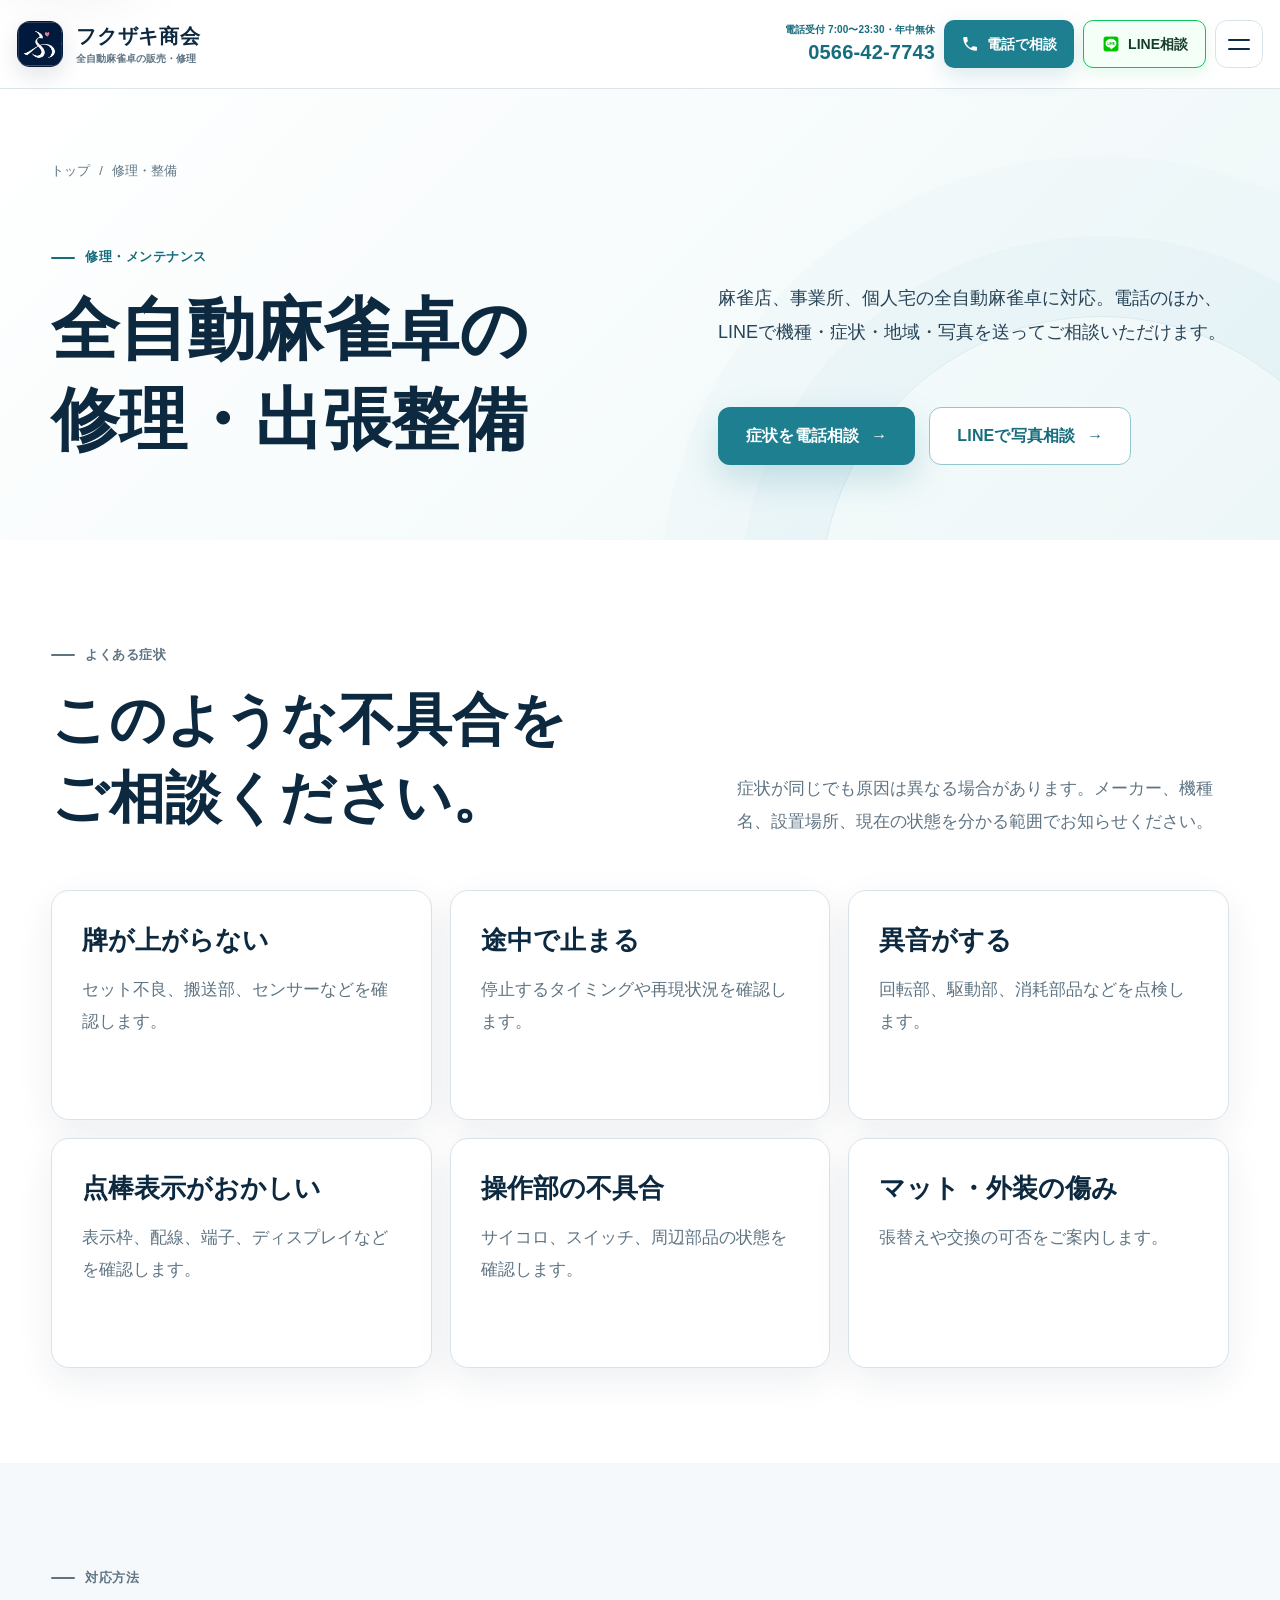
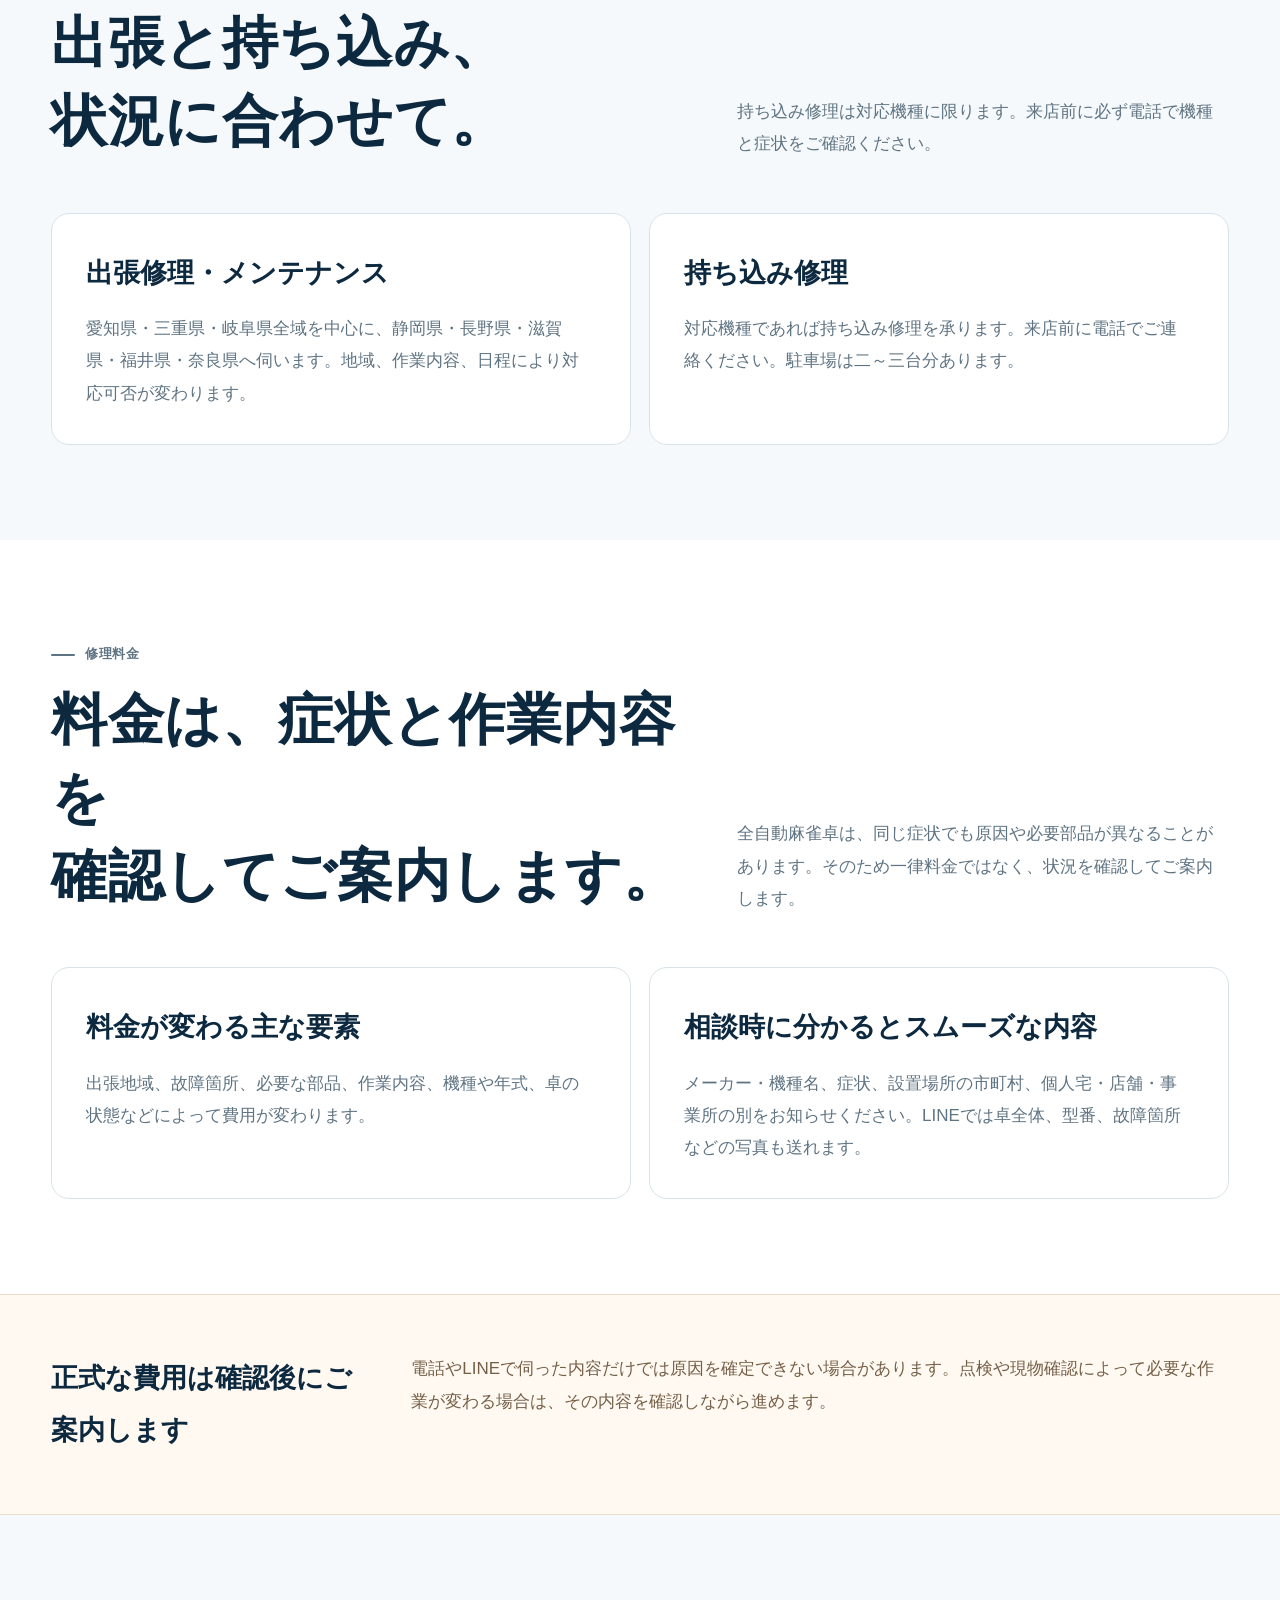
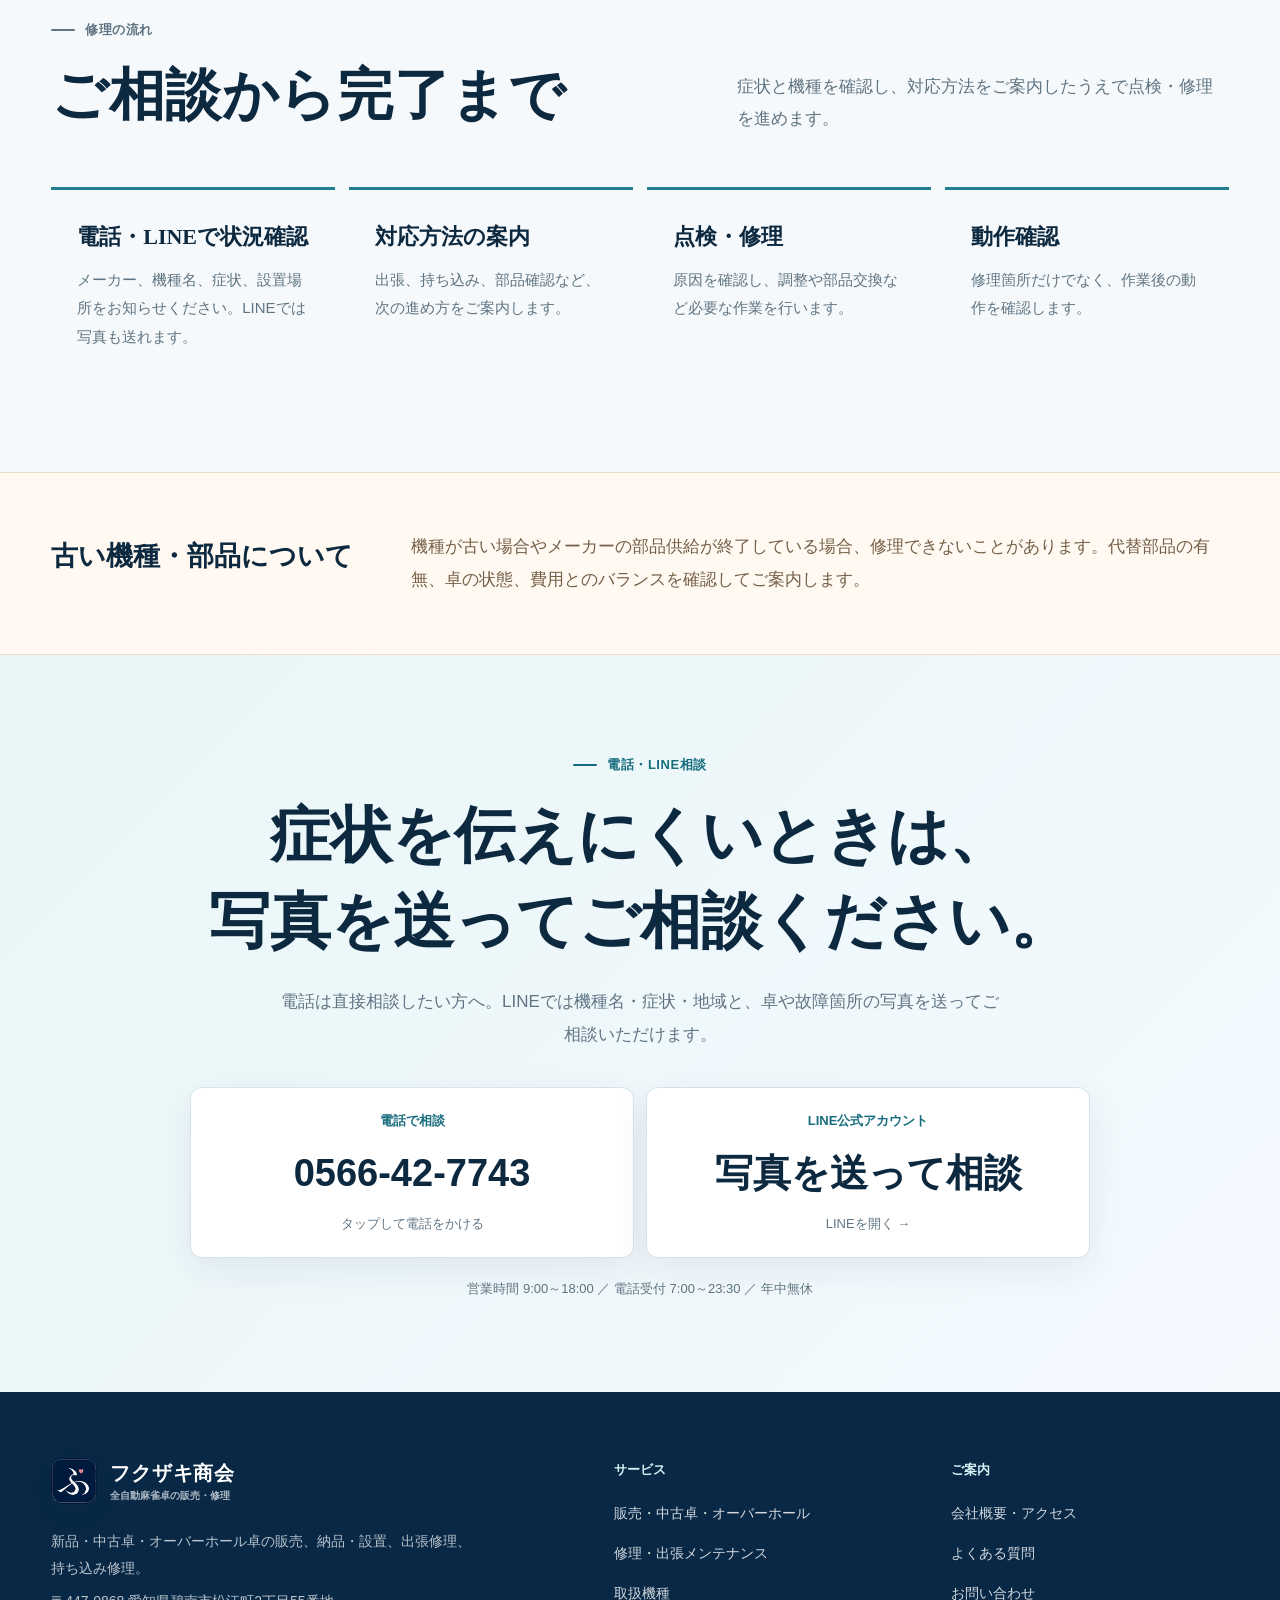
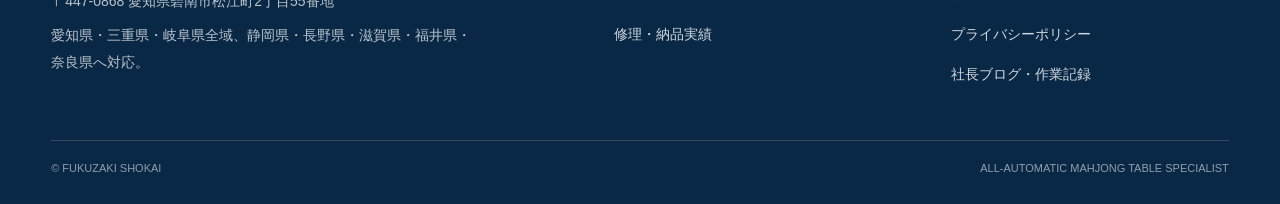
<file: repair.html>
<!doctype html>
<html lang="ja">
<head>
<meta charset="UTF-8">
<meta name="viewport" content="width=device-width, initial-scale=1">
<meta name="format-detection" content="telephone=no">
<meta name="theme-color" content="#ffffff">
<link rel="icon" type="image/png" sizes="32x32" href="/images/favicon-32-20260823.png">
<link rel="icon" type="image/png" sizes="16x16" href="/images/favicon-16-20260823.png">
<link rel="apple-touch-icon" href="images/apple-touch-icon.png?v=20260814f">
<script>document.documentElement.classList.add('js');</script>

<title>全自動麻雀卓の修理・出張メンテナンス｜フクザキ商会</title>
<meta name="description" content="愛知・三重・岐阜全域と近県へ、全自動麻雀卓の出張修理・持ち込み修理に対応。電話相談に加え、LINEで症状や写真を送って相談できます。">
<meta name="robots" content="index,follow,max-image-preview:large">
<link rel="canonical" href="https://ayuto.xsrv.jp/repair/">
<meta property="og:type" content="website">
<meta property="og:locale" content="ja_JP">
<meta property="og:site_name" content="フクザキ商会">
<meta property="og:title" content="全自動麻雀卓の修理・出張メンテナンス｜フクザキ商会">
<meta property="og:description" content="愛知・三重・岐阜全域と近県へ、全自動麻雀卓の出張修理・持ち込み修理に対応。電話相談に加え、LINEで症状や写真を送って相談できます。">
<meta property="og:url" content="https://ayuto.xsrv.jp/repair/">
<meta property="og:image" content="https://ayuto.xsrv.jp/images/ogp.png">
<meta property="og:image:alt" content="全自動麻雀卓の販売・修理 フクザキ商会">
<meta property="og:image:width" content="1200">
<meta property="og:image:height" content="630">
<meta name="twitter:card" content="summary_large_image">
<link rel="stylesheet" href="style.css?v=20260824e">
</head>
<body class="page page-repair">
<a class="skip-link" href="#main">本文へ移動</a>
<header class="site-header" data-header>
  <div class="header-shell">
    <a class="brand" href="index.html" aria-label="フクザキ商会 トップページ">
      <img class="brand-mark" src="images/brand-icon.png?v=20260814f" alt="">
      <span class="brand-copy"><strong>フクザキ商会</strong><small>全自動麻雀卓の販売・修理</small></span>
    </a>

    <nav class="desktop-nav" aria-label="主要メニュー">
      <ul>
        <li><a href="sales.html">販売・中古卓</a></li>
        <li><a href="repair.html" aria-current="page">修理・整備</a></li>
        <li><a href="models.html">取扱機種</a></li>
        <li><a href="works.html">実績</a></li>
        <li><a href="company.html">会社概要</a></li>
        <li><a href="faq.html">よくある質問</a></li>
      </ul>
    </nav>

    <div class="header-actions">
      <a class="header-phone" href="tel:0566427743">
        <span>電話受付 7:00〜23:30・年中無休</span>
        <strong>0566-42-7743</strong>
      </a>
      <a class="header-call-button" href="tel:0566427743" aria-label="フクザキ商会へ電話する">
        <svg width="18" height="18" viewBox="0 0 24 24" aria-hidden="true"><path fill="currentColor" d="M6.6 10.8c1.6 3.1 3.5 5 6.6 6.6l2.2-2.2c.3-.3.7-.4 1.1-.3 1.2.4 2.5.6 3.8.6.6 0 1 .4 1 1V20c0 .6-.4 1-1 1C10.8 21 3 13.2 3 3.7c0-.6.4-1 1-1h3.5c.6 0 1 .4 1 1 0 1.3.2 2.6.6 3.8.1.4 0 .8-.3 1.1z"/></svg>
        電話で相談
      </a>
      <button class="menu-button" type="button" aria-controls="mobile-menu" aria-expanded="false" data-menu-button>
        <span class="sr-only">メニューを開く</span><span></span><span></span>
      </button>
    </div>
  </div>

  <div class="mobile-menu" id="mobile-menu" data-mobile-menu hidden>
    <nav aria-label="スマートフォンメニュー">
      <ul>
        <li><a href="index.html">トップ</a></li>
        <li><a href="sales.html">販売・中古卓</a></li>
        <li><a href="repair.html" aria-current="page">修理・整備</a></li>
        <li><a href="models.html">取扱機種</a></li>
        <li><a href="works.html">実績</a></li>
        <li><a href="company.html">会社概要</a></li>
        <li><a href="faq.html">よくある質問</a></li>
        <li><a href="contact.html">お問い合わせ</a></li>
        <li><a href="https://line.me/R/ti/p/@761qehyo" target="_blank" rel="noopener">LINEで写真相談</a></li>
        <li><a href="https://fukuzakisyoukai.blog.fc2.com/" target="_blank" rel="noopener">社長ブログ・作業記録</a></li>
      </ul>
    </nav>
    <a class="mobile-call" href="tel:0566427743">
      <small>電話受付 7:00〜23:30・年中無休</small>
      <strong>0566-42-7743</strong>
      <span>タップして電話する</span>
    </a>
  </div>
</header>
<main id="main">
<section class="page-hero"><div class="section-shell"><nav class="breadcrumbs" aria-label="パンくず"><ol><li><a href="index.html">トップ</a></li><li aria-current="page">修理・整備</li></ol></nav><div class="page-hero-grid"><div><p class="section-kicker">修理・メンテナンス</p><h1>全自動麻雀卓の<br>修理・出張整備</h1></div><div class="page-lead"><p>麻雀店、事業所、個人宅の全自動麻雀卓に対応。電話のほか、LINEで機種・症状・地域・写真を送ってご相談いただけます。</p><div class="hero-actions"><a class="button button-primary" href="tel:0566427743">症状を電話相談 <span>→</span></a><a class="button button-secondary" href="https://line.me/R/ti/p/@761qehyo" target="_blank" rel="noopener">LINEで写真相談 <span>→</span></a></div></div></div></div></section>
<section class="page-section"><div class="section-shell"><div class="split-heading"><div><p class="section-kicker">よくある症状</p><h2 class="section-title">このような不具合を<br>ご相談ください。</h2></div><p>症状が同じでも原因は異なる場合があります。メーカー、機種名、設置場所、現在の状態を分かる範囲でお知らせください。</p></div><div class="symptom-grid"><article class="symptom-card"><h3>牌が上がらない</h3><p>セット不良、搬送部、センサーなどを確認します。</p></article><article class="symptom-card"><h3>途中で止まる</h3><p>停止するタイミングや再現状況を確認します。</p></article><article class="symptom-card"><h3>異音がする</h3><p>回転部、駆動部、消耗部品などを点検します。</p></article><article class="symptom-card"><h3>点棒表示がおかしい</h3><p>表示枠、配線、端子、ディスプレイなどを確認します。</p></article><article class="symptom-card"><h3>操作部の不具合</h3><p>サイコロ、スイッチ、周辺部品の状態を確認します。</p></article><article class="symptom-card"><h3>マット・外装の傷み</h3><p>張替えや交換の可否をご案内します。</p></article></div></div></section>
<section class="page-section alt"><div class="section-shell"><div class="split-heading"><div><p class="section-kicker">対応方法</p><h2 class="section-title">出張と持ち込み、<br>状況に合わせて。</h2></div><p>持ち込み修理は対応機種に限ります。来店前に必ず電話で機種と症状をご確認ください。</p></div><div class="dual-content"><article><h3>出張修理・メンテナンス</h3><p>愛知県・三重県・岐阜県全域を中心に、静岡県・長野県・滋賀県・福井県・奈良県へ伺います。地域、作業内容、日程により対応可否が変わります。</p></article><article><h3>持ち込み修理</h3><p>対応機種であれば持ち込み修理を承ります。来店前に電話でご連絡ください。駐車場は二～三台分あります。</p></article></div></div></section>
<section class="page-section"><div class="section-shell"><div class="split-heading"><div><p class="section-kicker">修理料金</p><h2 class="section-title">料金は、症状と作業内容を<br>確認してご案内します。</h2></div><p>全自動麻雀卓は、同じ症状でも原因や必要部品が異なることがあります。そのため一律料金ではなく、状況を確認してご案内します。</p></div><div class="dual-content"><article><h3>料金が変わる主な要素</h3><p>出張地域、故障箇所、必要な部品、作業内容、機種や年式、卓の状態などによって費用が変わります。</p></article><article><h3>相談時に分かるとスムーズな内容</h3><p>メーカー・機種名、症状、設置場所の市町村、個人宅・店舗・事業所の別をお知らせください。LINEでは卓全体、型番、故障箇所などの写真も送れます。</p></article></div></div></section>
<section class="notice-section"><div class="section-shell"><h2>正式な費用は確認後にご案内します</h2><p>電話やLINEで伺った内容だけでは原因を確定できない場合があります。点検や現物確認によって必要な作業が変わる場合は、その内容を確認しながら進めます。</p></div></section>
<section class="page-section alt"><div class="section-shell"><div class="split-heading"><div><p class="section-kicker">修理の流れ</p><h2 class="section-title">ご相談から完了まで</h2></div><p>症状と機種を確認し、対応方法をご案内したうえで点検・修理を進めます。</p></div><ol class="number-flow"><li><h3>電話・LINEで状況確認</h3><p>メーカー、機種名、症状、設置場所をお知らせください。LINEでは写真も送れます。</p></li><li><h3>対応方法の案内</h3><p>出張、持ち込み、部品確認など、次の進め方をご案内します。</p></li><li><h3>点検・修理</h3><p>原因を確認し、調整や部品交換など必要な作業を行います。</p></li><li><h3>動作確認</h3><p>修理箇所だけでなく、作業後の動作を確認します。</p></li></ol></div></section>
<section class="notice-section"><div class="section-shell"><h2>古い機種・部品について</h2><p>機種が古い場合やメーカーの部品供給が終了している場合、修理できないことがあります。代替部品の有無、卓の状態、費用とのバランスを確認してご案内します。</p></div></section>
</main>
<section class="contact-band" aria-labelledby="contact-band-title">
  <div class="contact-band-inner reveal">
    <p class="section-kicker">電話・LINE相談</p>
    <h2 id="contact-band-title">症状を伝えにくいときは、<br>写真を送ってご相談ください。</h2>
    <p>電話は直接相談したい方へ。LINEでは機種名・症状・地域と、卓や故障箇所の写真を送ってご相談いただけます。</p>
    <div class="contact-band-actions">
      <a class="phone-display" href="tel:0566427743"><small>電話で相談</small><strong>0566-42-7743</strong><span>タップして電話をかける</span></a>
      <a class="phone-display" href="https://line.me/R/ti/p/@761qehyo" target="_blank" rel="noopener"><small>LINE公式アカウント</small><strong>写真を送って相談</strong><span>LINEを開く →</span></a>
    </div>
    <p class="contact-meta">営業時間 9:00～18:00 ／ 電話受付 7:00～23:30 ／ 年中無休</p>
  </div>
</section>

<footer class="site-footer">
  <div class="footer-grid">
    <div>
      <a class="brand footer-brand" href="index.html">
        <img class="brand-mark" src="images/brand-icon.png?v=20260814f" alt="">
        <span class="brand-copy"><strong>フクザキ商会</strong><small>全自動麻雀卓の販売・修理</small></span>
      </a>
      <p>新品・中古卓・オーバーホール卓の販売、納品・設置、出張修理、持ち込み修理。</p>
      <p>〒447-0868 愛知県碧南市松江町2丁目55番地</p>
      <p>愛知県・三重県・岐阜県全域、静岡県・長野県・滋賀県・福井県・奈良県へ対応。</p>
    </div>
    <div>
      <p class="footer-label">サービス</p>
      <ul>
        <li><a href="sales.html">販売・中古卓・オーバーホール</a></li>
        <li><a href="repair.html">修理・出張メンテナンス</a></li>
        <li><a href="models.html">取扱機種</a></li>
        <li><a href="works.html">修理・納品実績</a></li>
      </ul>
    </div>
    <div>
      <p class="footer-label">ご案内</p>
      <ul>
        <li><a href="company.html">会社概要・アクセス</a></li>
        <li><a href="faq.html">よくある質問</a></li>
        <li><a href="contact.html">お問い合わせ</a></li>
        <li><a href="privacy.html">プライバシーポリシー</a></li>
        <li><a href="https://fukuzakisyoukai.blog.fc2.com/" target="_blank" rel="noopener">社長ブログ・作業記録</a></li>
      </ul>
    </div>
  </div>
  <div class="footer-bottom"><p>© FUKUZAKI SHOKAI</p><p>ALL-AUTOMATIC MAHJONG TABLE SPECIALIST</p></div>
</footer>

<a class="floating-call" href="tel:0566427743" aria-label="フクザキ商会へ電話する"><span>電話で相談する</span><strong>0566-42-7743</strong></a>

<script src="js/main.js?v=20260824e" defer></script>
<script src="js/analytics.js?v=20260827a" defer></script>
</body>
</html>
</file>
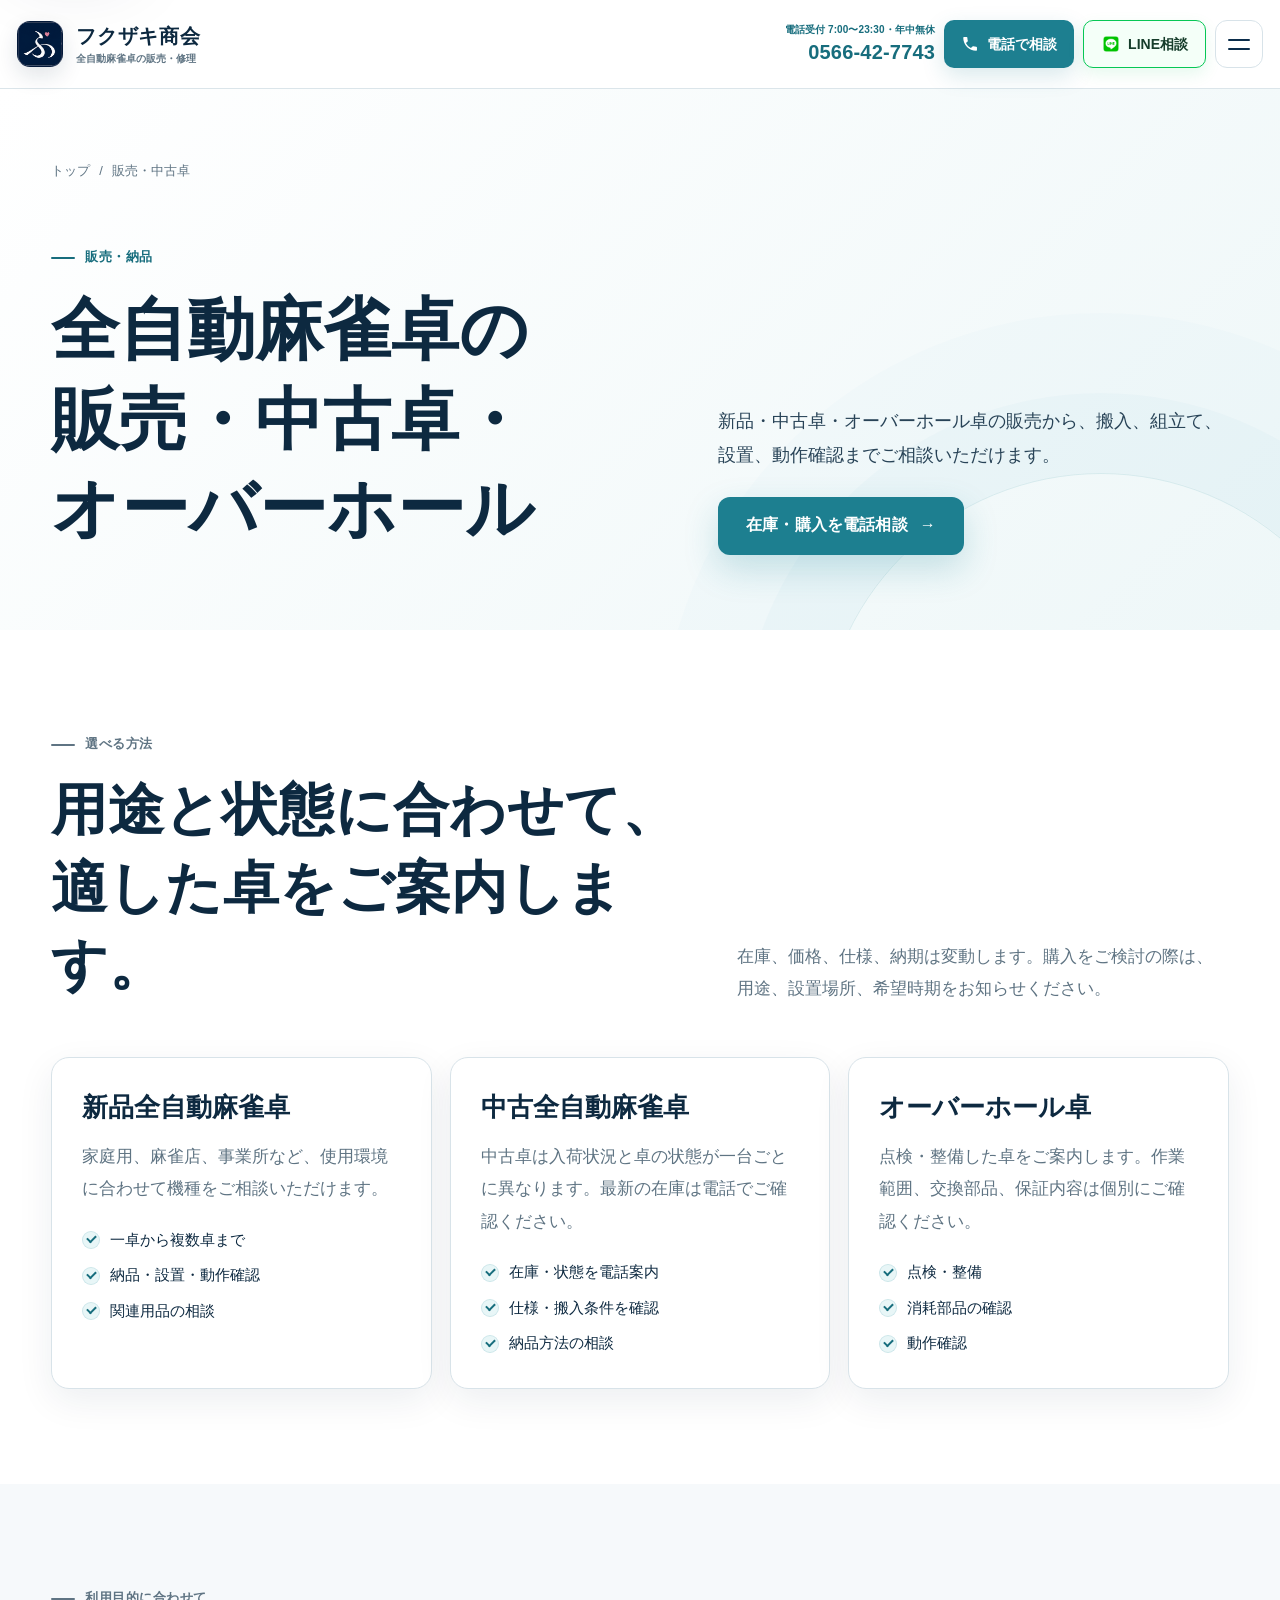
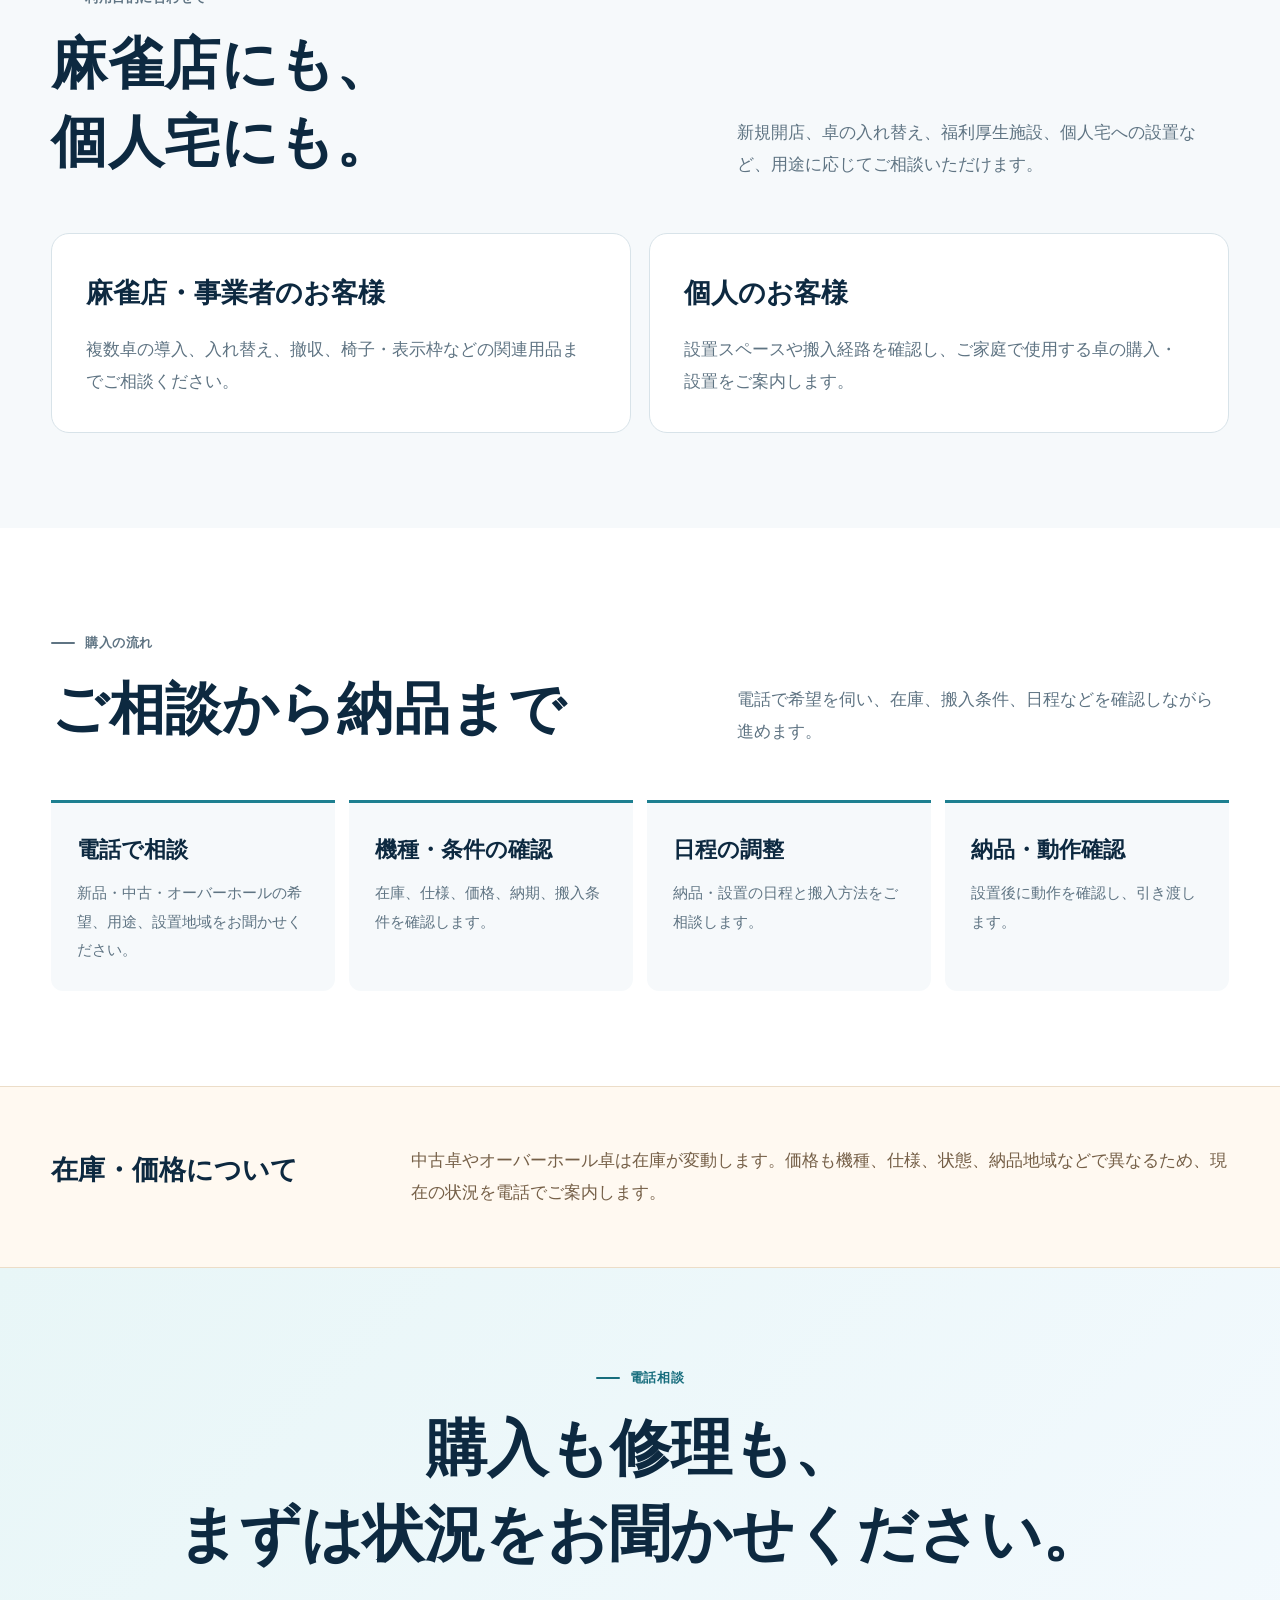
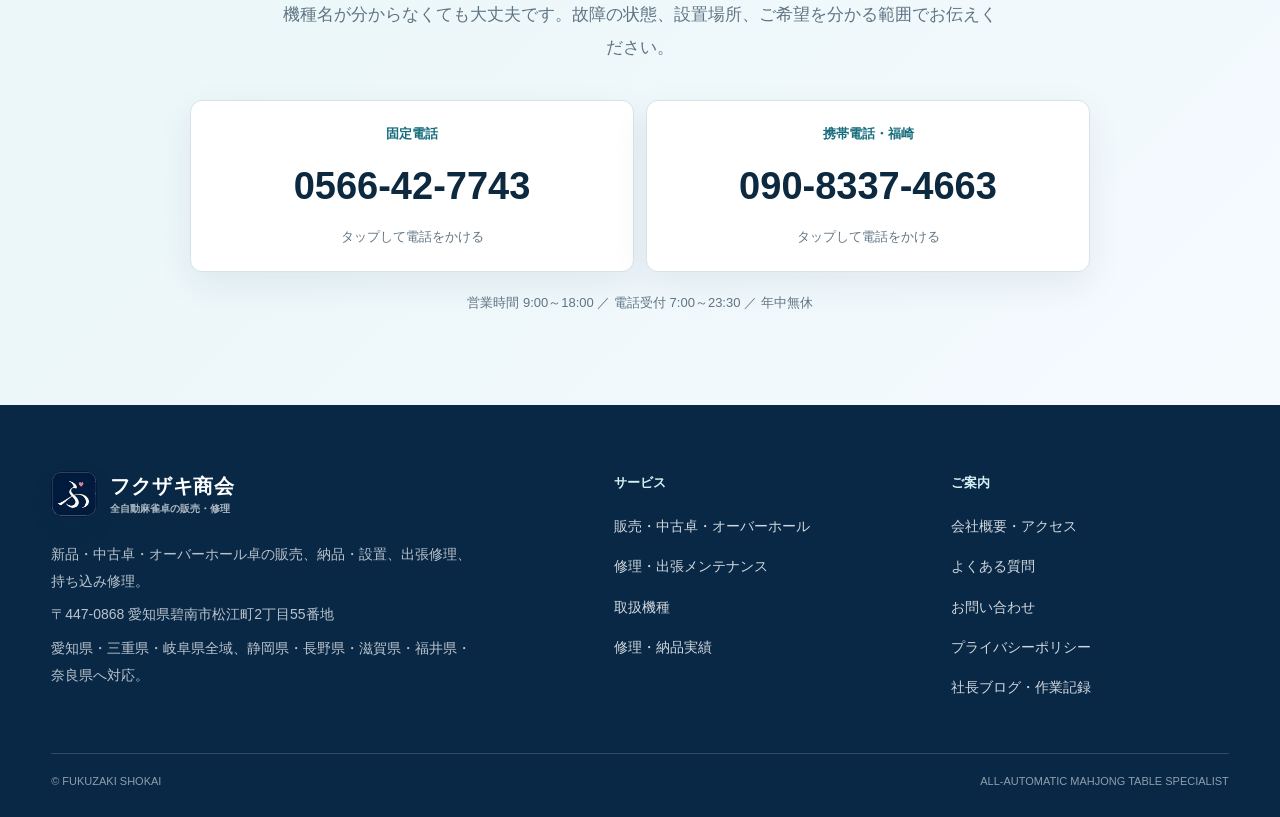
<file: sales.html>
<!doctype html>
<html lang="ja">
<head>
<meta charset="UTF-8">
<meta name="viewport" content="width=device-width, initial-scale=1">
<meta name="format-detection" content="telephone=no">
<meta name="theme-color" content="#ffffff">
<link rel="icon" type="image/png" sizes="32x32" href="/images/favicon-32-20260823.png">
<link rel="icon" type="image/png" sizes="16x16" href="/images/favicon-16-20260823.png">
<link rel="apple-touch-icon" href="images/apple-touch-icon.png?v=20260814f">
<script>document.documentElement.classList.add('js');</script>

<title>全自動麻雀卓の販売・中古卓・オーバーホール｜フクザキ商会</title>
<meta name="description" content="新品・中古全自動麻雀卓、オーバーホール卓の販売、麻雀店・個人宅への納品設置、椅子・点棒・表示枠などをご相談いただけます。">
<meta name="robots" content="index,follow,max-image-preview:large">
<link rel="canonical" href="https://ayuto.xsrv.jp/sales/">
<meta property="og:type" content="website">
<meta property="og:locale" content="ja_JP">
<meta property="og:site_name" content="フクザキ商会">
<meta property="og:title" content="全自動麻雀卓の販売・中古卓・オーバーホール｜フクザキ商会">
<meta property="og:description" content="新品・中古全自動麻雀卓、オーバーホール卓の販売、麻雀店・個人宅への納品設置、椅子・点棒・表示枠などをご相談いただけます。">
<meta property="og:url" content="https://ayuto.xsrv.jp/sales/">
<meta property="og:image" content="https://ayuto.xsrv.jp/images/ogp.png">
<meta property="og:image:alt" content="全自動麻雀卓の販売・修理 フクザキ商会">
<meta property="og:image:width" content="1200">
<meta property="og:image:height" content="630">
<meta name="twitter:card" content="summary_large_image">
<link rel="stylesheet" href="style.css?v=20260824e">
</head>
<body class="page page-sales">
<a class="skip-link" href="#main">本文へ移動</a>
<header class="site-header" data-header>
  <div class="header-shell">
    <a class="brand" href="index.html" aria-label="フクザキ商会 トップページ">
      <img class="brand-mark" src="images/brand-icon.png?v=20260814f" alt="">
      <span class="brand-copy"><strong>フクザキ商会</strong><small>全自動麻雀卓の販売・修理</small></span>
    </a>

    <nav class="desktop-nav" aria-label="主要メニュー">
      <ul>
        <li><a href="sales.html" aria-current="page">販売・中古卓</a></li>
        <li><a href="repair.html" >修理・整備</a></li>
        <li><a href="models.html" >取扱機種</a></li>
        <li><a href="works.html" >実績</a></li>
        <li><a href="company.html" >会社概要</a></li>
        <li><a href="faq.html" >よくある質問</a></li>
      </ul>
    </nav>

    <div class="header-actions">
      <a class="header-phone" href="tel:0566427743">
        <span>電話受付 7:00〜23:30・年中無休</span>
        <strong>0566-42-7743</strong>
      </a>
      <a class="header-call-button" href="tel:0566427743" aria-label="フクザキ商会へ電話する">
        <svg width="18" height="18" viewBox="0 0 24 24" aria-hidden="true"><path fill="currentColor" d="M6.6 10.8c1.6 3.1 3.5 5 6.6 6.6l2.2-2.2c.3-.3.7-.4 1.1-.3 1.2.4 2.5.6 3.8.6.6 0 1 .4 1 1V20c0 .6-.4 1-1 1C10.8 21 3 13.2 3 3.7c0-.6.4-1 1-1h3.5c.6 0 1 .4 1 1 0 1.3.2 2.6.6 3.8.1.4 0 .8-.3 1.1z"/></svg>
        電話で相談
      </a>
      <button class="menu-button" type="button" aria-controls="mobile-menu" aria-expanded="false" data-menu-button>
        <span class="sr-only">メニューを開く</span><span></span><span></span>
      </button>
    </div>
  </div>

  <div class="mobile-menu" id="mobile-menu" data-mobile-menu hidden>
    <nav aria-label="スマートフォンメニュー">
      <ul>
        <li><a href="index.html" >トップ</a></li>
        <li><a href="sales.html" aria-current="page">販売・中古卓</a></li>
        <li><a href="repair.html" >修理・整備</a></li>
        <li><a href="models.html" >取扱機種</a></li>
        <li><a href="works.html" >実績</a></li>
        <li><a href="company.html" >会社概要</a></li>
        <li><a href="faq.html" >よくある質問</a></li>
        <li><a href="contact.html" >お問い合わせ</a></li>
        <li><a href="https://fukuzakisyoukai.blog.fc2.com/" target="_blank" rel="noopener">社長ブログ・作業記録</a></li>
      </ul>
    </nav>
    <a class="mobile-call" href="tel:0566427743">
      <small>電話受付 7:00〜23:30・年中無休</small>
      <strong>0566-42-7743</strong>
      <span>タップして電話する</span>
    </a>
  </div>
</header>
<main id="main">
<section class="page-hero"><div class="section-shell"><nav class="breadcrumbs" aria-label="パンくず"><ol><li><a href="index.html">トップ</a></li><li aria-current="page">販売・中古卓</li></ol></nav><div class="page-hero-grid"><div><p class="section-kicker">販売・納品</p><h1>全自動麻雀卓の<br>販売・中古卓・<br>オーバーホール</h1></div><div class="page-lead"><p>新品・中古卓・オーバーホール卓の販売から、搬入、組立て、設置、動作確認までご相談いただけます。</p><a class="button button-primary" href="tel:0566427743">在庫・購入を電話相談 <span>→</span></a></div></div></div></section>
<section class="page-section"><div class="section-shell"><div class="split-heading"><div><p class="section-kicker">選べる方法</p><h2 class="section-title">用途と状態に合わせて、<br>適した卓をご案内します。</h2></div><p>在庫、価格、仕様、納期は変動します。購入をご検討の際は、用途、設置場所、希望時期をお知らせください。</p></div><div class="choice-grid"><article class="choice-card"><h3>新品全自動麻雀卓</h3><p>家庭用、麻雀店、事業所など、使用環境に合わせて機種をご相談いただけます。</p><ul><li>一卓から複数卓まで</li><li>納品・設置・動作確認</li><li>関連用品の相談</li></ul></article><article class="choice-card"><h3>中古全自動麻雀卓</h3><p>中古卓は入荷状況と卓の状態が一台ごとに異なります。最新の在庫は電話でご確認ください。</p><ul><li>在庫・状態を電話案内</li><li>仕様・搬入条件を確認</li><li>納品方法の相談</li></ul></article><article class="choice-card"><h3>オーバーホール卓</h3><p>点検・整備した卓をご案内します。作業範囲、交換部品、保証内容は個別にご確認ください。</p><ul><li>点検・整備</li><li>消耗部品の確認</li><li>動作確認</li></ul></article></div></div></section>
<section class="page-section alt"><div class="section-shell"><div class="split-heading"><div><p class="section-kicker">利用目的に合わせて</p><h2 class="section-title">麻雀店にも、<br>個人宅にも。</h2></div><p>新規開店、卓の入れ替え、福利厚生施設、個人宅への設置など、用途に応じてご相談いただけます。</p></div><div class="dual-content"><article><h3>麻雀店・事業者のお客様</h3><p>複数卓の導入、入れ替え、撤収、椅子・表示枠などの関連用品までご相談ください。</p></article><article><h3>個人のお客様</h3><p>設置スペースや搬入経路を確認し、ご家庭で使用する卓の購入・設置をご案内します。</p></article></div></div></section>
<section class="page-section"><div class="section-shell"><div class="split-heading"><div><p class="section-kicker">購入の流れ</p><h2 class="section-title">ご相談から納品まで</h2></div><p>電話で希望を伺い、在庫、搬入条件、日程などを確認しながら進めます。</p></div><ol class="number-flow"><li><h3>電話で相談</h3><p>新品・中古・オーバーホールの希望、用途、設置地域をお聞かせください。</p></li><li><h3>機種・条件の確認</h3><p>在庫、仕様、価格、納期、搬入条件を確認します。</p></li><li><h3>日程の調整</h3><p>納品・設置の日程と搬入方法をご相談します。</p></li><li><h3>納品・動作確認</h3><p>設置後に動作を確認し、引き渡します。</p></li></ol></div></section>
<section class="notice-section"><div class="section-shell"><h2>在庫・価格について</h2><p>中古卓やオーバーホール卓は在庫が変動します。価格も機種、仕様、状態、納品地域などで異なるため、現在の状況を電話でご案内します。</p></div></section>
</main>
<section class="contact-band" aria-labelledby="contact-band-title">
  <div class="contact-band-inner reveal">
    <p class="section-kicker">電話相談</p>
    <h2 id="contact-band-title">購入も修理も、<br>まずは状況をお聞かせください。</h2>
    <p>機種名が分からなくても大丈夫です。故障の状態、設置場所、ご希望を分かる範囲でお伝えください。</p>
    <div class="contact-band-actions">
      <a class="phone-display" href="tel:0566427743"><small>固定電話</small><strong>0566-42-7743</strong><span>タップして電話をかける</span></a>
      <a class="phone-display" href="tel:09083374663"><small>携帯電話・福崎</small><strong>090-8337-4663</strong><span>タップして電話をかける</span></a>
    </div>
    <p class="contact-meta">営業時間 9:00～18:00 ／ 電話受付 7:00～23:30 ／ 年中無休</p>
  </div>
</section>

<footer class="site-footer">
  <div class="footer-grid">
    <div>
      <a class="brand footer-brand" href="index.html">
        <img class="brand-mark" src="images/brand-icon.png?v=20260814f" alt="">
        <span class="brand-copy"><strong>フクザキ商会</strong><small>全自動麻雀卓の販売・修理</small></span>
      </a>
      <p>新品・中古卓・オーバーホール卓の販売、納品・設置、出張修理、持ち込み修理。</p>
      <p>〒447-0868 愛知県碧南市松江町2丁目55番地</p>
      <p>愛知県・三重県・岐阜県全域、静岡県・長野県・滋賀県・福井県・奈良県へ対応。</p>
    </div>
    <div>
      <p class="footer-label">サービス</p>
      <ul>
        <li><a href="sales.html">販売・中古卓・オーバーホール</a></li>
        <li><a href="repair.html">修理・出張メンテナンス</a></li>
        <li><a href="models.html">取扱機種</a></li>
        <li><a href="works.html">修理・納品実績</a></li>
      </ul>
    </div>
    <div>
      <p class="footer-label">ご案内</p>
      <ul>
        <li><a href="company.html">会社概要・アクセス</a></li>
        <li><a href="faq.html">よくある質問</a></li>
        <li><a href="contact.html">お問い合わせ</a></li>
        <li><a href="privacy.html">プライバシーポリシー</a></li>
        <li><a href="https://fukuzakisyoukai.blog.fc2.com/" target="_blank" rel="noopener">社長ブログ・作業記録</a></li>
      </ul>
    </div>
  </div>
  <div class="footer-bottom"><p>© FUKUZAKI SHOKAI</p><p>ALL-AUTOMATIC MAHJONG TABLE SPECIALIST</p></div>
</footer>

<a class="floating-call" href="tel:0566427743" aria-label="フクザキ商会へ電話する"><span>電話で相談する</span><strong>0566-42-7743</strong></a>

<script src="js/main.js?v=20260824e" defer></script>
<script src="js/analytics.js?v=20260827a" defer></script>
</body>
</html>
</file>
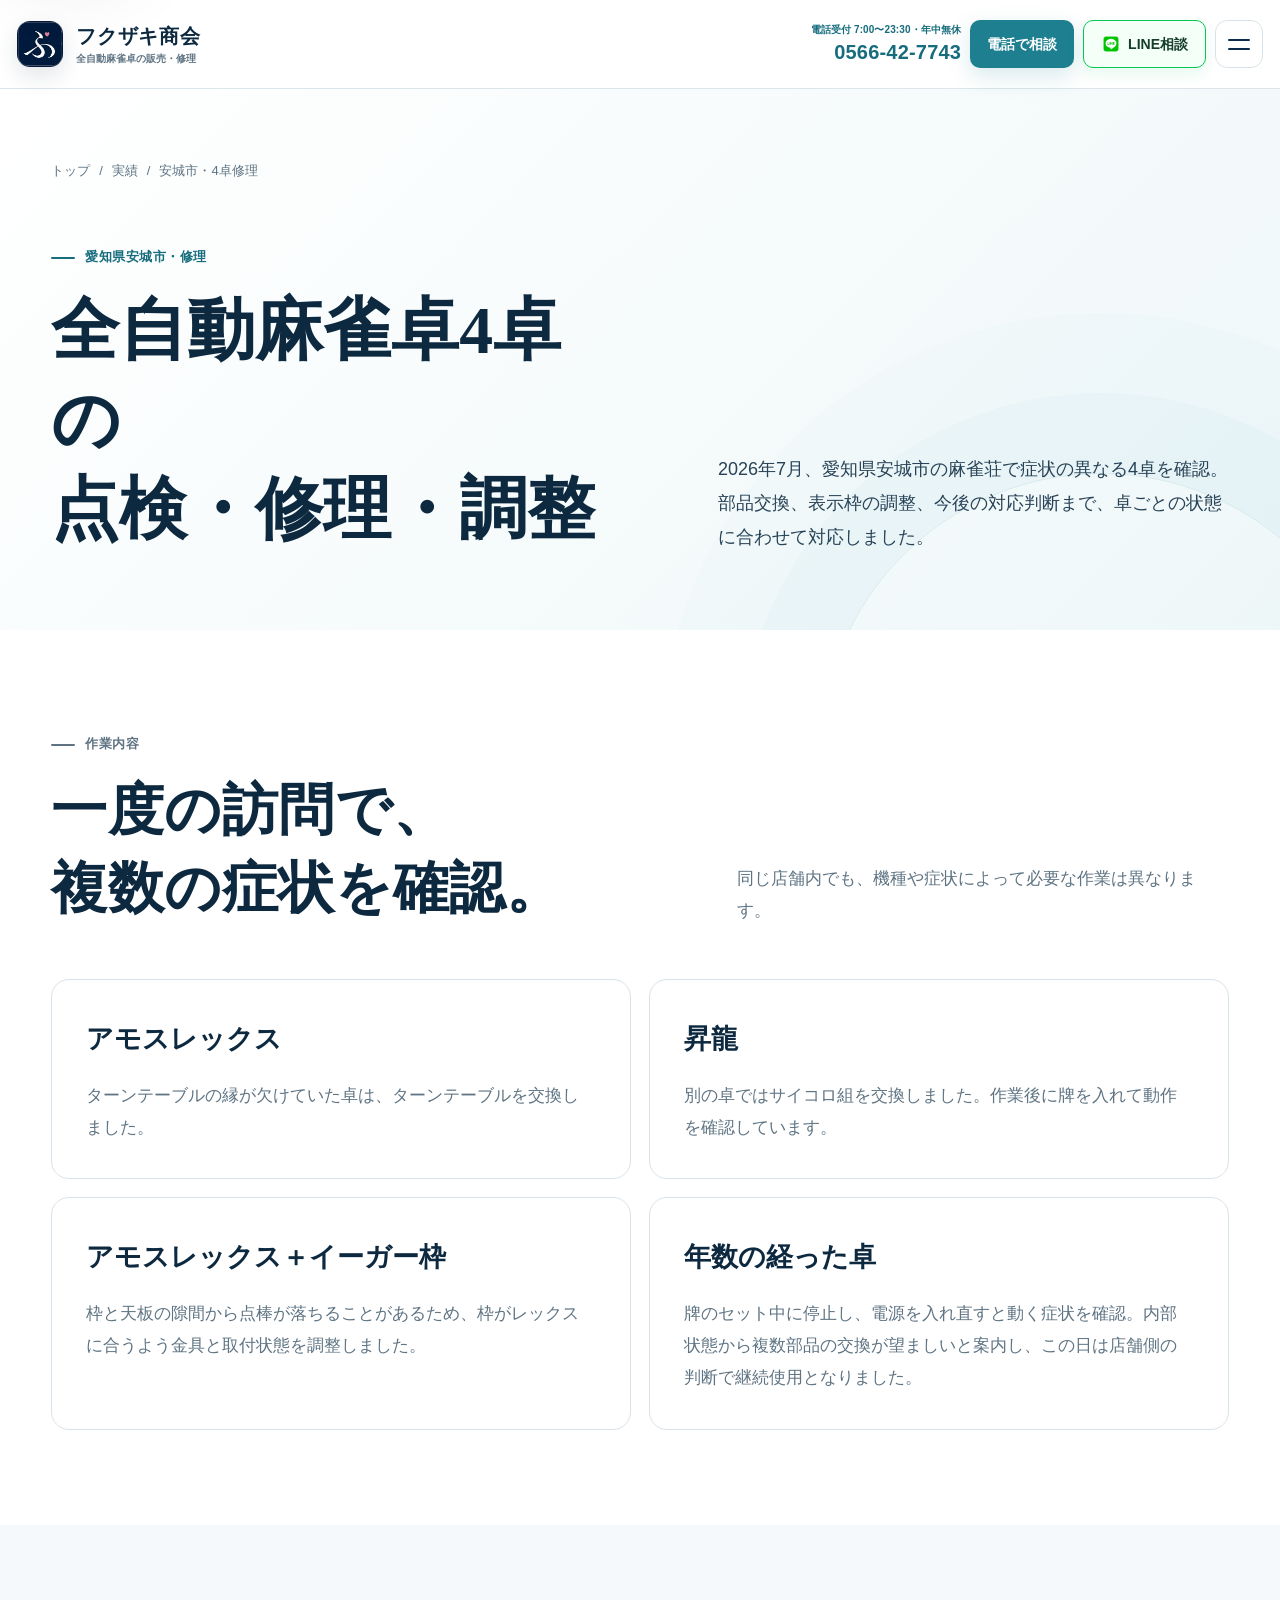
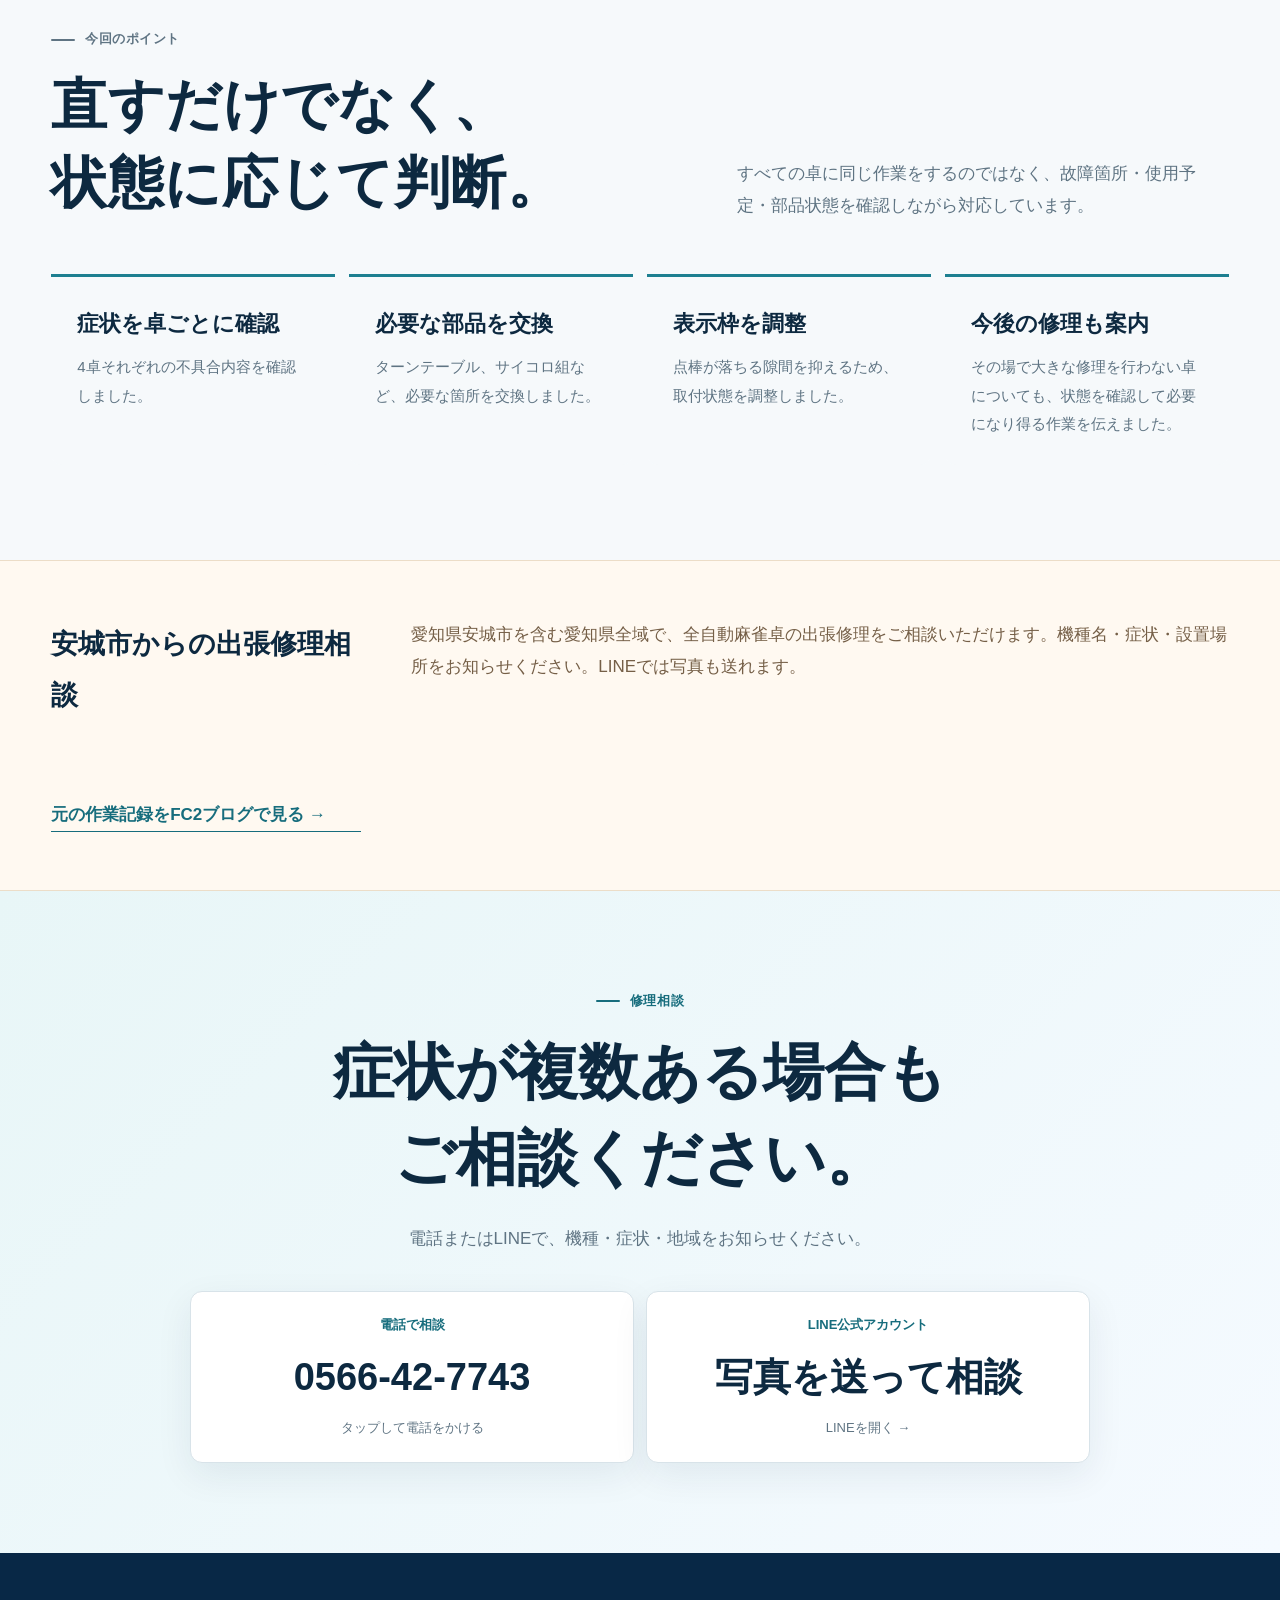
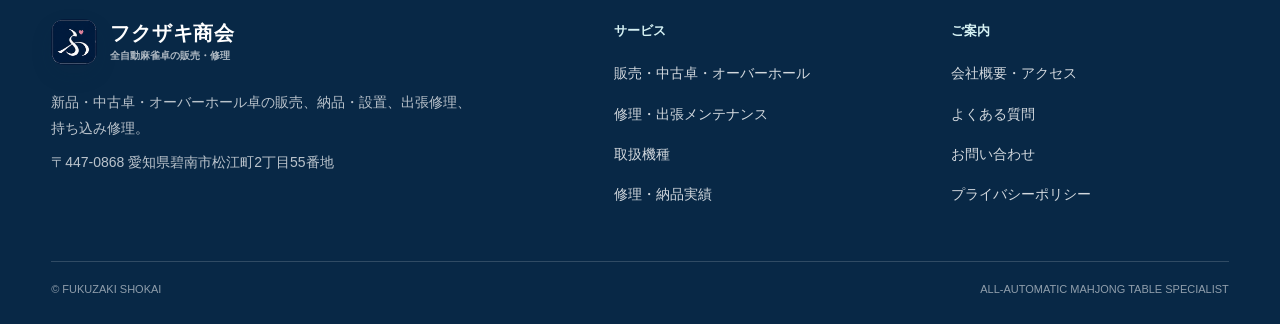
<file: works-anjo-repair.html>
<!doctype html>
<html lang="ja">
<head>
<meta charset="UTF-8">
<meta name="viewport" content="width=device-width, initial-scale=1">
<meta name="format-detection" content="telephone=no">
<meta name="theme-color" content="#ffffff">
<link rel="icon" type="image/png" sizes="32x32" href="/images/favicon-32-20260823.png">
<link rel="icon" type="image/png" sizes="16x16" href="/images/favicon-16-20260823.png">
<link rel="apple-touch-icon" href="/images/apple-touch-icon.png?v=20260814f">
<script>document.documentElement.classList.add('js');</script>
<title>愛知県安城市｜全自動麻雀卓4卓の点検・修理・調整事例｜フクザキ商会</title>
<meta name="description" content="愛知県安城市の麻雀荘で全自動麻雀卓4卓を確認。アモスレックスのターンテーブル交換、昇龍のサイコロ組交換、表示枠調整などを行った事例です。">
<meta name="robots" content="index,follow,max-image-preview:large">
<link rel="canonical" href="https://ayuto.xsrv.jp/works/anjo-repair/">
<meta property="og:type" content="article">
<meta property="og:locale" content="ja_JP">
<meta property="og:site_name" content="フクザキ商会">
<meta property="og:title" content="愛知県安城市｜全自動麻雀卓4卓の点検・修理・調整事例｜フクザキ商会">
<meta property="og:description" content="アモスレックス、昇龍、イーガー枠など、症状の異なる4卓を確認した愛知県安城市での修理事例です。">
<meta property="og:url" content="https://ayuto.xsrv.jp/works/anjo-repair/">
<meta property="og:image" content="https://ayuto.xsrv.jp/images/ogp.png">
<meta property="og:image:alt" content="全自動麻雀卓の販売・修理 フクザキ商会">
<meta name="twitter:card" content="summary_large_image">
<link rel="stylesheet" href="/style.css?v=20260824e">
</head>
<body class="page page-works">
<a class="skip-link" href="#main">本文へ移動</a>
<header class="site-header" data-header>
  <div class="header-shell"><a class="brand" href="/" aria-label="フクザキ商会 トップページ"><img class="brand-mark" src="/images/brand-icon.png?v=20260814f" alt=""><span class="brand-copy"><strong>フクザキ商会</strong><small>全自動麻雀卓の販売・修理</small></span></a><nav class="desktop-nav" aria-label="主要メニュー"><ul><li><a href="/sales/">販売・中古卓</a></li><li><a href="/repair/">修理・整備</a></li><li><a href="/models/">取扱機種</a></li><li><a href="/works/" aria-current="page">実績</a></li><li><a href="/company/">会社概要</a></li><li><a href="/faq/">よくある質問</a></li></ul></nav><div class="header-actions"><a class="header-phone" href="tel:0566427743"><span>電話受付 7:00〜23:30・年中無休</span><strong>0566-42-7743</strong></a><a class="header-call-button" href="tel:0566427743" aria-label="フクザキ商会へ電話する">電話で相談</a><button class="menu-button" type="button" aria-controls="mobile-menu" aria-expanded="false" data-menu-button><span class="sr-only">メニューを開く</span><span></span><span></span></button></div></div>
  <div class="mobile-menu" id="mobile-menu" data-mobile-menu hidden><nav aria-label="スマートフォンメニュー"><ul><li><a href="/">トップ</a></li><li><a href="/sales/">販売・中古卓</a></li><li><a href="/repair/">修理・整備</a></li><li><a href="/models/">取扱機種</a></li><li><a href="/works/" aria-current="page">実績</a></li><li><a href="/company/">会社概要</a></li><li><a href="/faq/">よくある質問</a></li><li><a href="/contact/">お問い合わせ</a></li><li><a href="https://line.me/R/ti/p/@761qehyo" target="_blank" rel="noopener">LINEで写真相談</a></li></ul></nav><a class="mobile-call" href="tel:0566427743"><small>電話受付 7:00〜23:30・年中無休</small><strong>0566-42-7743</strong><span>タップして電話する</span></a></div>
</header>
<main id="main">
<section class="page-hero"><div class="section-shell"><nav class="breadcrumbs" aria-label="パンくず"><ol><li><a href="/">トップ</a></li><li><a href="/works/">実績</a></li><li aria-current="page">安城市・4卓修理</li></ol></nav><div class="page-hero-grid"><div><p class="section-kicker">愛知県安城市・修理</p><h1>全自動麻雀卓4卓の<br>点検・修理・調整</h1></div><div class="page-lead"><p>2026年7月、愛知県安城市の麻雀荘で症状の異なる4卓を確認。部品交換、表示枠の調整、今後の対応判断まで、卓ごとの状態に合わせて対応しました。</p></div></div></div></section>
<section class="page-section"><div class="section-shell"><div class="split-heading"><div><p class="section-kicker">作業内容</p><h2 class="section-title">一度の訪問で、<br>複数の症状を確認。</h2></div><p>同じ店舗内でも、機種や症状によって必要な作業は異なります。</p></div><div class="dual-content"><article><h3>アモスレックス</h3><p>ターンテーブルの縁が欠けていた卓は、ターンテーブルを交換しました。</p></article><article><h3>昇龍</h3><p>別の卓ではサイコロ組を交換しました。作業後に牌を入れて動作を確認しています。</p></article><article><h3>アモスレックス＋イーガー枠</h3><p>枠と天板の隙間から点棒が落ちることがあるため、枠がレックスに合うよう金具と取付状態を調整しました。</p></article><article><h3>年数の経った卓</h3><p>牌のセット中に停止し、電源を入れ直すと動く症状を確認。内部状態から複数部品の交換が望ましいと案内し、この日は店舗側の判断で継続使用となりました。</p></article></div></div></section>
<section class="page-section alt"><div class="section-shell"><div class="split-heading"><div><p class="section-kicker">今回のポイント</p><h2 class="section-title">直すだけでなく、<br>状態に応じて判断。</h2></div><p>すべての卓に同じ作業をするのではなく、故障箇所・使用予定・部品状態を確認しながら対応しています。</p></div><ol class="number-flow"><li><h3>症状を卓ごとに確認</h3><p>4卓それぞれの不具合内容を確認しました。</p></li><li><h3>必要な部品を交換</h3><p>ターンテーブル、サイコロ組など、必要な箇所を交換しました。</p></li><li><h3>表示枠を調整</h3><p>点棒が落ちる隙間を抑えるため、取付状態を調整しました。</p></li><li><h3>今後の修理も案内</h3><p>その場で大きな修理を行わない卓についても、状態を確認して必要になり得る作業を伝えました。</p></li></ol></div></section>
<section class="notice-section"><div class="section-shell"><h2>安城市からの出張修理相談</h2><p>愛知県安城市を含む愛知県全域で、全自動麻雀卓の出張修理をご相談いただけます。機種名・症状・設置場所をお知らせください。LINEでは写真も送れます。</p><a class="text-link" href="https://fukuzakisyoukai.blog.fc2.com/blog-entry-3469.html" target="_blank" rel="noopener">元の作業記録をFC2ブログで見る →</a></div></section>
</main>
<section class="contact-band" aria-labelledby="contact-band-title"><div class="contact-band-inner reveal"><p class="section-kicker">修理相談</p><h2 id="contact-band-title">症状が複数ある場合も<br>ご相談ください。</h2><p>電話またはLINEで、機種・症状・地域をお知らせください。</p><div class="contact-band-actions"><a class="phone-display" href="tel:0566427743"><small>電話で相談</small><strong>0566-42-7743</strong><span>タップして電話をかける</span></a><a class="phone-display" href="https://line.me/R/ti/p/@761qehyo" target="_blank" rel="noopener"><small>LINE公式アカウント</small><strong>写真を送って相談</strong><span>LINEを開く →</span></a></div></div></section>
<footer class="site-footer"><div class="footer-grid"><div><a class="brand footer-brand" href="/"><img class="brand-mark" src="/images/brand-icon.png?v=20260814f" alt=""><span class="brand-copy"><strong>フクザキ商会</strong><small>全自動麻雀卓の販売・修理</small></span></a><p>新品・中古卓・オーバーホール卓の販売、納品・設置、出張修理、持ち込み修理。</p><p>〒447-0868 愛知県碧南市松江町2丁目55番地</p></div><div><p class="footer-label">サービス</p><ul><li><a href="/sales/">販売・中古卓・オーバーホール</a></li><li><a href="/repair/">修理・出張メンテナンス</a></li><li><a href="/models/">取扱機種</a></li><li><a href="/works/">修理・納品実績</a></li></ul></div><div><p class="footer-label">ご案内</p><ul><li><a href="/company/">会社概要・アクセス</a></li><li><a href="/faq/">よくある質問</a></li><li><a href="/contact/">お問い合わせ</a></li><li><a href="/privacy/">プライバシーポリシー</a></li></ul></div></div><div class="footer-bottom"><p>© FUKUZAKI SHOKAI</p><p>ALL-AUTOMATIC MAHJONG TABLE SPECIALIST</p></div></footer>
<a class="floating-call" href="tel:0566427743" aria-label="フクザキ商会へ電話する"><span>電話で相談する</span><strong>0566-42-7743</strong></a>
<script src="/js/main.js?v=20260824e" defer></script>
<script src="js/analytics.js?v=20260827a" defer></script>
</body>
</html>
</file>
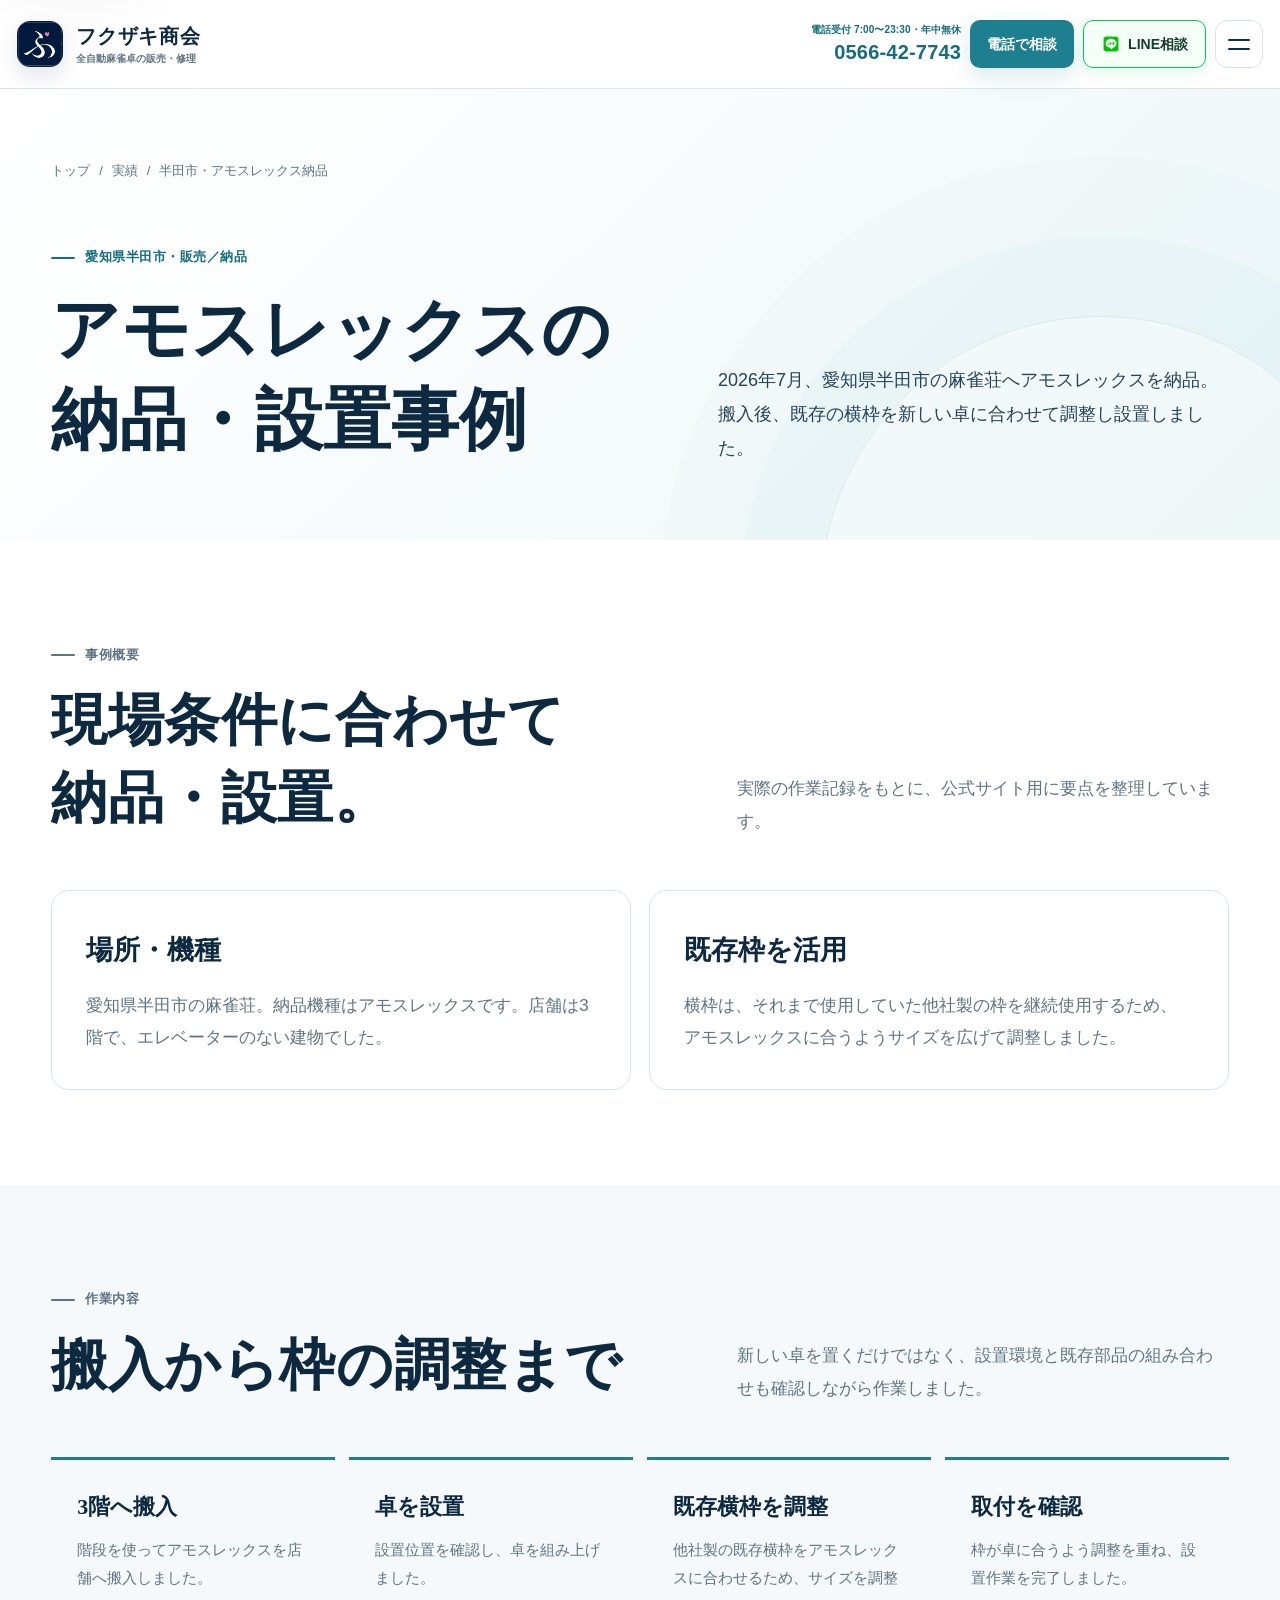
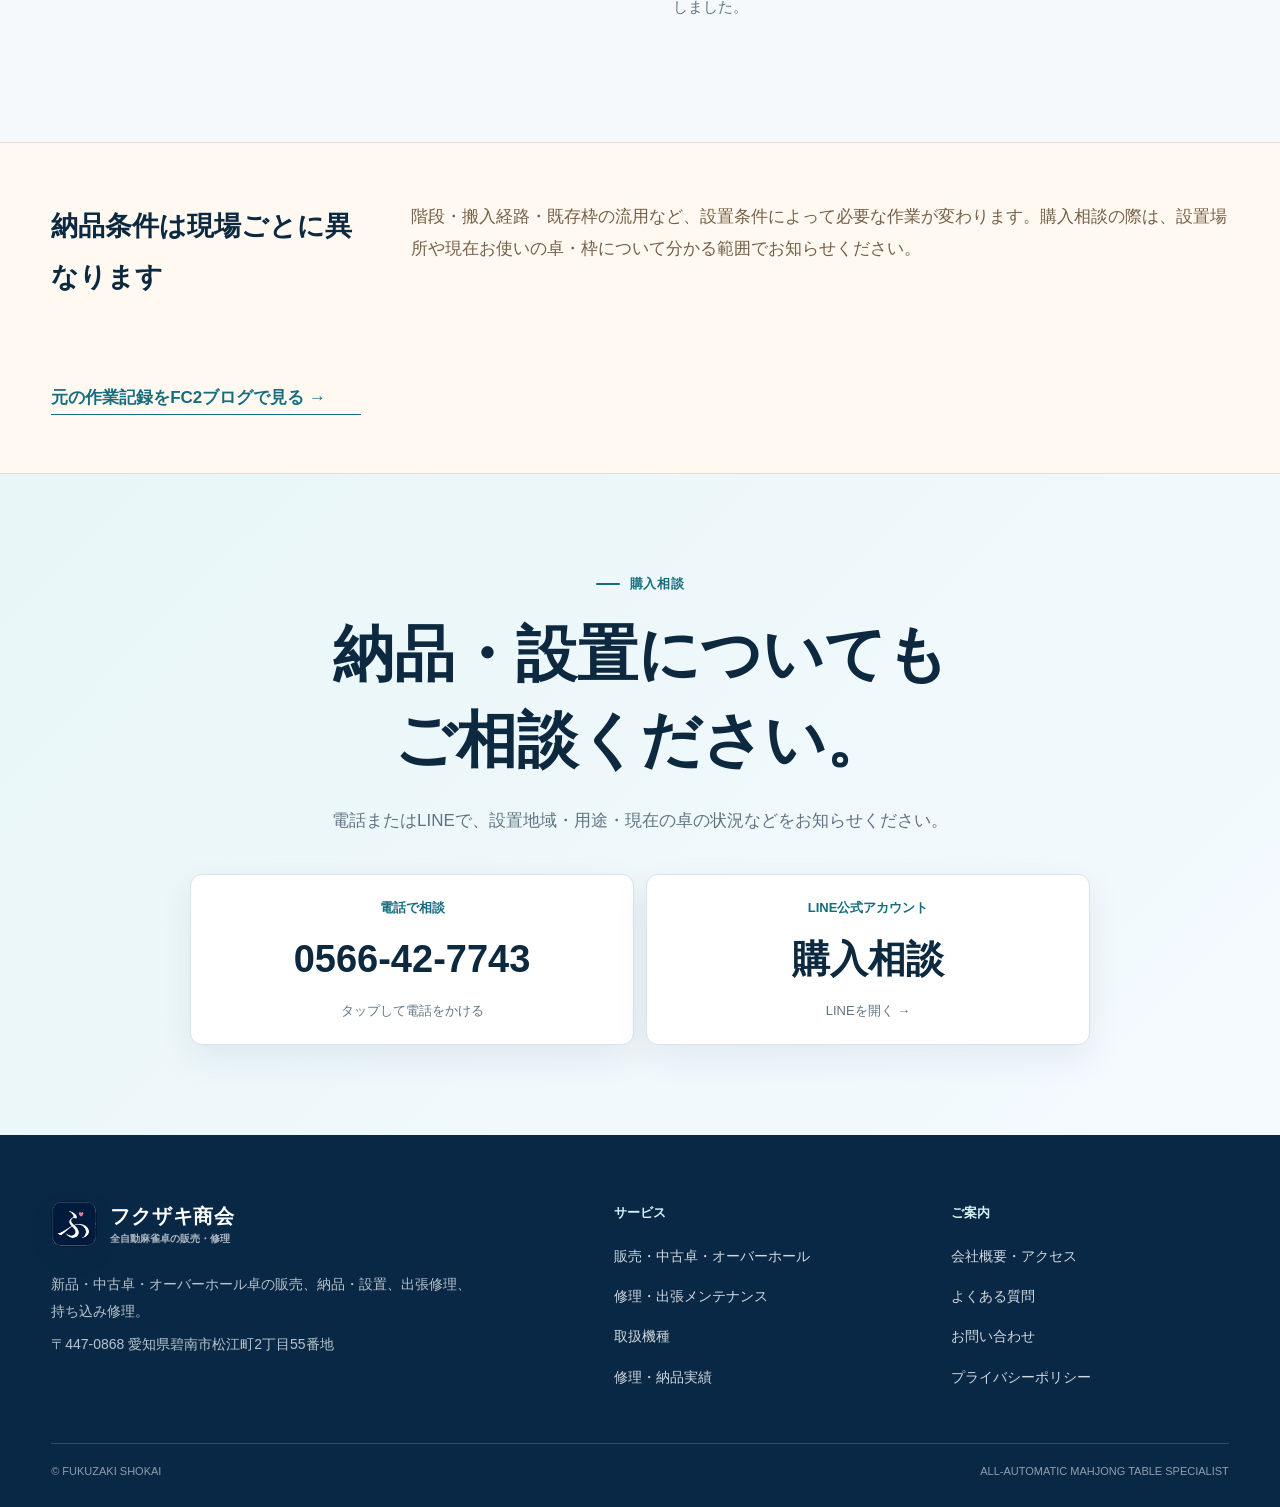
<file: works-handa-amos-rexx.html>
<!doctype html>
<html lang="ja">
<head>
<meta charset="UTF-8">
<meta name="viewport" content="width=device-width, initial-scale=1">
<meta name="format-detection" content="telephone=no">
<meta name="theme-color" content="#ffffff">
<link rel="icon" type="image/png" sizes="32x32" href="/images/favicon-32-20260823.png">
<link rel="icon" type="image/png" sizes="16x16" href="/images/favicon-16-20260823.png">
<link rel="apple-touch-icon" href="/images/apple-touch-icon.png?v=20260814f">
<script>document.documentElement.classList.add('js');</script>
<title>愛知県半田市｜アモスレックス納品・設置事例｜フクザキ商会</title>
<meta name="description" content="愛知県半田市の麻雀荘へアモスレックスを納品・設置した事例。3階への搬入と、既存の他社製横枠を卓に合わせて調整・取付しました。">
<meta name="robots" content="index,follow,max-image-preview:large">
<link rel="canonical" href="https://ayuto.xsrv.jp/works/handa-amos-rexx/">
<meta property="og:type" content="article">
<meta property="og:locale" content="ja_JP">
<meta property="og:site_name" content="フクザキ商会">
<meta property="og:title" content="愛知県半田市｜アモスレックス納品・設置事例｜フクザキ商会">
<meta property="og:description" content="愛知県半田市の麻雀荘へアモスレックスを納品・設置した事例。3階への搬入と既存横枠の調整・取付を行いました。">
<meta property="og:url" content="https://ayuto.xsrv.jp/works/handa-amos-rexx/">
<meta property="og:image" content="https://ayuto.xsrv.jp/images/ogp.png">
<meta property="og:image:alt" content="全自動麻雀卓の販売・修理 フクザキ商会">
<meta name="twitter:card" content="summary_large_image">
<link rel="stylesheet" href="/style.css?v=20260824e">
</head>
<body class="page page-works">
<a class="skip-link" href="#main">本文へ移動</a>
<header class="site-header" data-header>
  <div class="header-shell">
    <a class="brand" href="/" aria-label="フクザキ商会 トップページ"><img class="brand-mark" src="/images/brand-icon.png?v=20260814f" alt=""><span class="brand-copy"><strong>フクザキ商会</strong><small>全自動麻雀卓の販売・修理</small></span></a>
    <nav class="desktop-nav" aria-label="主要メニュー"><ul><li><a href="/sales/">販売・中古卓</a></li><li><a href="/repair/">修理・整備</a></li><li><a href="/models/">取扱機種</a></li><li><a href="/works/" aria-current="page">実績</a></li><li><a href="/company/">会社概要</a></li><li><a href="/faq/">よくある質問</a></li></ul></nav>
    <div class="header-actions"><a class="header-phone" href="tel:0566427743"><span>電話受付 7:00〜23:30・年中無休</span><strong>0566-42-7743</strong></a><a class="header-call-button" href="tel:0566427743" aria-label="フクザキ商会へ電話する">電話で相談</a><button class="menu-button" type="button" aria-controls="mobile-menu" aria-expanded="false" data-menu-button><span class="sr-only">メニューを開く</span><span></span><span></span></button></div>
  </div>
  <div class="mobile-menu" id="mobile-menu" data-mobile-menu hidden><nav aria-label="スマートフォンメニュー"><ul><li><a href="/">トップ</a></li><li><a href="/sales/">販売・中古卓</a></li><li><a href="/repair/">修理・整備</a></li><li><a href="/models/">取扱機種</a></li><li><a href="/works/" aria-current="page">実績</a></li><li><a href="/company/">会社概要</a></li><li><a href="/faq/">よくある質問</a></li><li><a href="/contact/">お問い合わせ</a></li><li><a href="https://line.me/R/ti/p/@761qehyo" target="_blank" rel="noopener">LINEで写真相談</a></li></ul></nav><a class="mobile-call" href="tel:0566427743"><small>電話受付 7:00〜23:30・年中無休</small><strong>0566-42-7743</strong><span>タップして電話する</span></a></div>
</header>
<main id="main">
<section class="page-hero"><div class="section-shell"><nav class="breadcrumbs" aria-label="パンくず"><ol><li><a href="/">トップ</a></li><li><a href="/works/">実績</a></li><li aria-current="page">半田市・アモスレックス納品</li></ol></nav><div class="page-hero-grid"><div><p class="section-kicker">愛知県半田市・販売／納品</p><h1>アモスレックスの<br>納品・設置事例</h1></div><div class="page-lead"><p>2026年7月、愛知県半田市の麻雀荘へアモスレックスを納品。搬入後、既存の横枠を新しい卓に合わせて調整し設置しました。</p></div></div></div></section>
<section class="page-section"><div class="section-shell"><div class="split-heading"><div><p class="section-kicker">事例概要</p><h2 class="section-title">現場条件に合わせて<br>納品・設置。</h2></div><p>実際の作業記録をもとに、公式サイト用に要点を整理しています。</p></div><div class="dual-content"><article><h3>場所・機種</h3><p>愛知県半田市の麻雀荘。納品機種はアモスレックスです。店舗は3階で、エレベーターのない建物でした。</p></article><article><h3>既存枠を活用</h3><p>横枠は、それまで使用していた他社製の枠を継続使用するため、アモスレックスに合うようサイズを広げて調整しました。</p></article></div></div></section>
<section class="page-section alt"><div class="section-shell"><div class="split-heading"><div><p class="section-kicker">作業内容</p><h2 class="section-title">搬入から枠の調整まで</h2></div><p>新しい卓を置くだけではなく、設置環境と既存部品の組み合わせも確認しながら作業しました。</p></div><ol class="number-flow"><li><h3>3階へ搬入</h3><p>階段を使ってアモスレックスを店舗へ搬入しました。</p></li><li><h3>卓を設置</h3><p>設置位置を確認し、卓を組み上げました。</p></li><li><h3>既存横枠を調整</h3><p>他社製の既存横枠をアモスレックスに合わせるため、サイズを調整しました。</p></li><li><h3>取付を確認</h3><p>枠が卓に合うよう調整を重ね、設置作業を完了しました。</p></li></ol></div></section>
<section class="notice-section"><div class="section-shell"><h2>納品条件は現場ごとに異なります</h2><p>階段・搬入経路・既存枠の流用など、設置条件によって必要な作業が変わります。購入相談の際は、設置場所や現在お使いの卓・枠について分かる範囲でお知らせください。</p><a class="text-link" href="https://fukuzakisyoukai.blog.fc2.com/blog-entry-3463.html" target="_blank" rel="noopener">元の作業記録をFC2ブログで見る →</a></div></section>
</main>
<section class="contact-band" aria-labelledby="contact-band-title"><div class="contact-band-inner reveal"><p class="section-kicker">購入相談</p><h2 id="contact-band-title">納品・設置についても<br>ご相談ください。</h2><p>電話またはLINEで、設置地域・用途・現在の卓の状況などをお知らせください。</p><div class="contact-band-actions"><a class="phone-display" href="tel:0566427743"><small>電話で相談</small><strong>0566-42-7743</strong><span>タップして電話をかける</span></a><a class="phone-display" href="https://line.me/R/ti/p/@761qehyo" target="_blank" rel="noopener"><small>LINE公式アカウント</small><strong>購入相談</strong><span>LINEを開く →</span></a></div></div></section>
<footer class="site-footer"><div class="footer-grid"><div><a class="brand footer-brand" href="/"><img class="brand-mark" src="/images/brand-icon.png?v=20260814f" alt=""><span class="brand-copy"><strong>フクザキ商会</strong><small>全自動麻雀卓の販売・修理</small></span></a><p>新品・中古卓・オーバーホール卓の販売、納品・設置、出張修理、持ち込み修理。</p><p>〒447-0868 愛知県碧南市松江町2丁目55番地</p></div><div><p class="footer-label">サービス</p><ul><li><a href="/sales/">販売・中古卓・オーバーホール</a></li><li><a href="/repair/">修理・出張メンテナンス</a></li><li><a href="/models/">取扱機種</a></li><li><a href="/works/">修理・納品実績</a></li></ul></div><div><p class="footer-label">ご案内</p><ul><li><a href="/company/">会社概要・アクセス</a></li><li><a href="/faq/">よくある質問</a></li><li><a href="/contact/">お問い合わせ</a></li><li><a href="/privacy/">プライバシーポリシー</a></li></ul></div></div><div class="footer-bottom"><p>© FUKUZAKI SHOKAI</p><p>ALL-AUTOMATIC MAHJONG TABLE SPECIALIST</p></div></footer>
<a class="floating-call" href="tel:0566427743" aria-label="フクザキ商会へ電話する"><span>電話で相談する</span><strong>0566-42-7743</strong></a>
<script src="/js/main.js?v=20260824e" defer></script>
<script src="js/analytics.js?v=20260827a" defer></script>
</body>
</html>
</file>
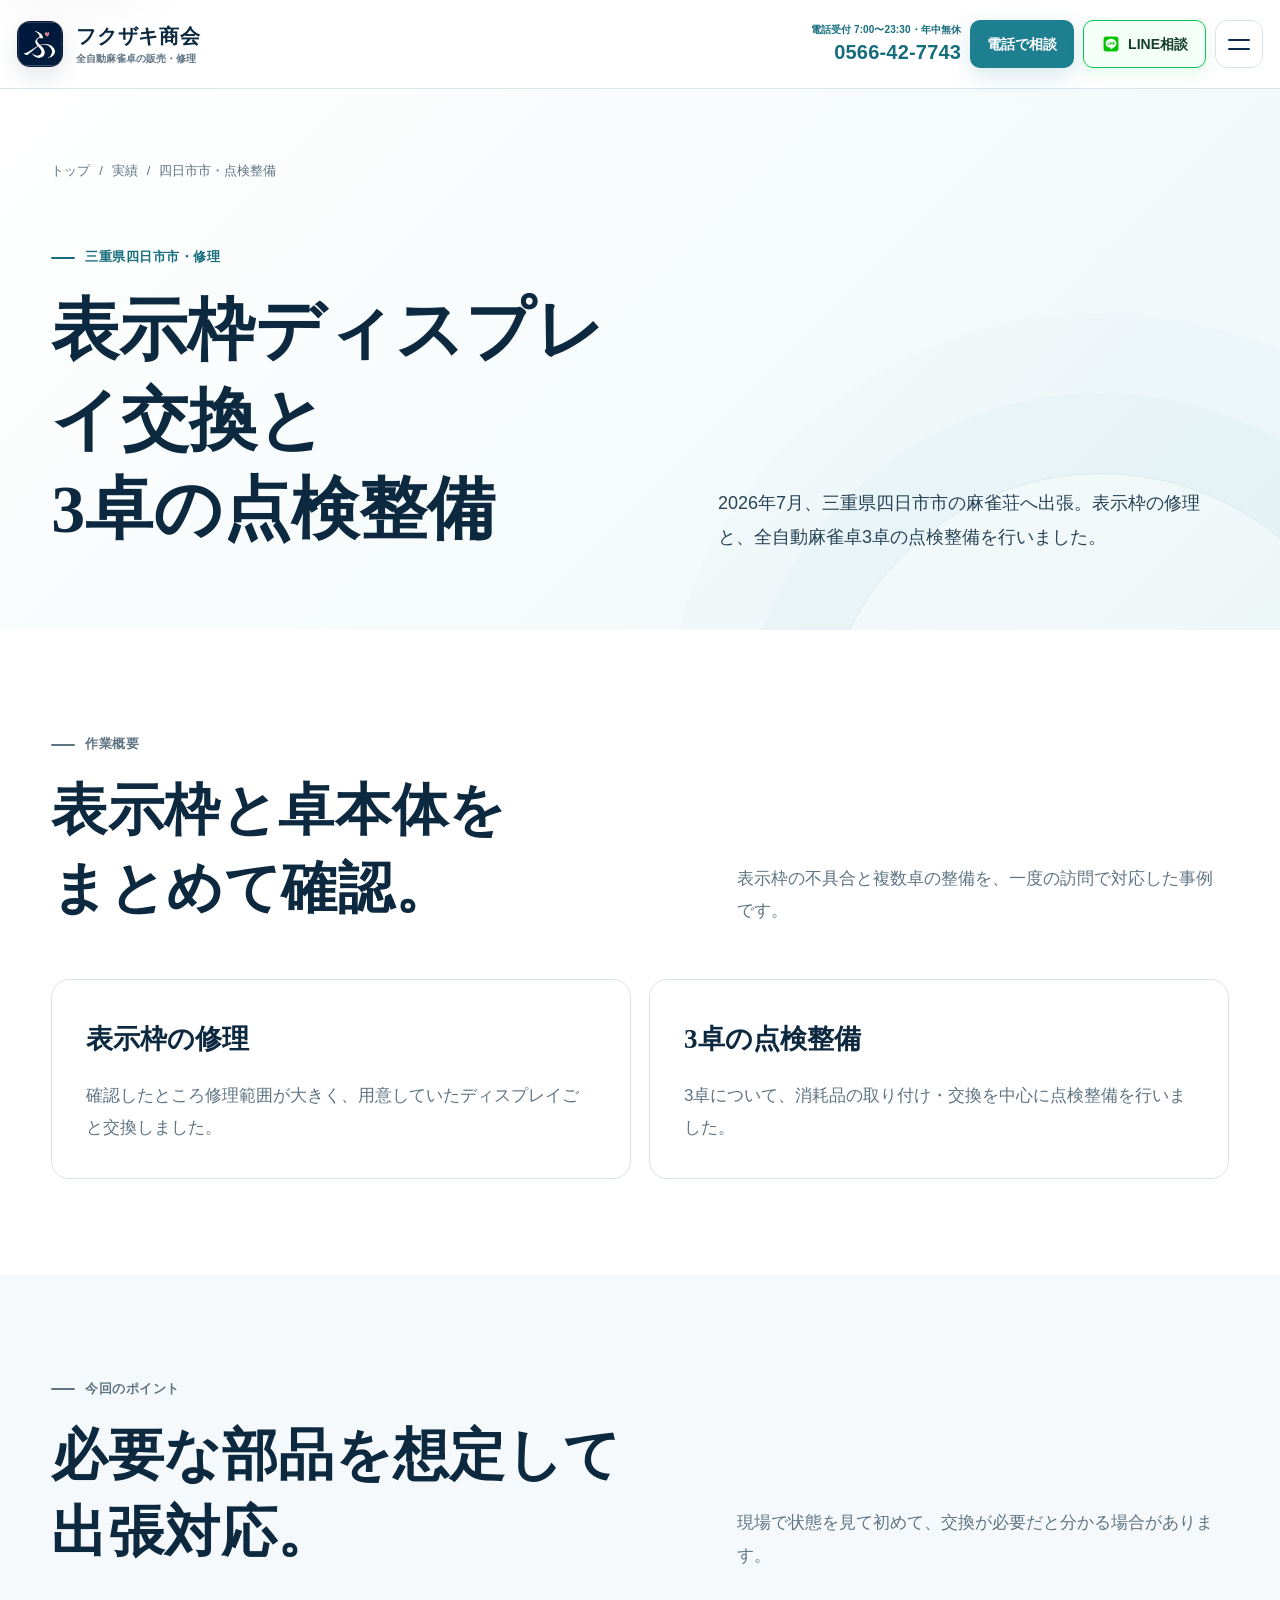
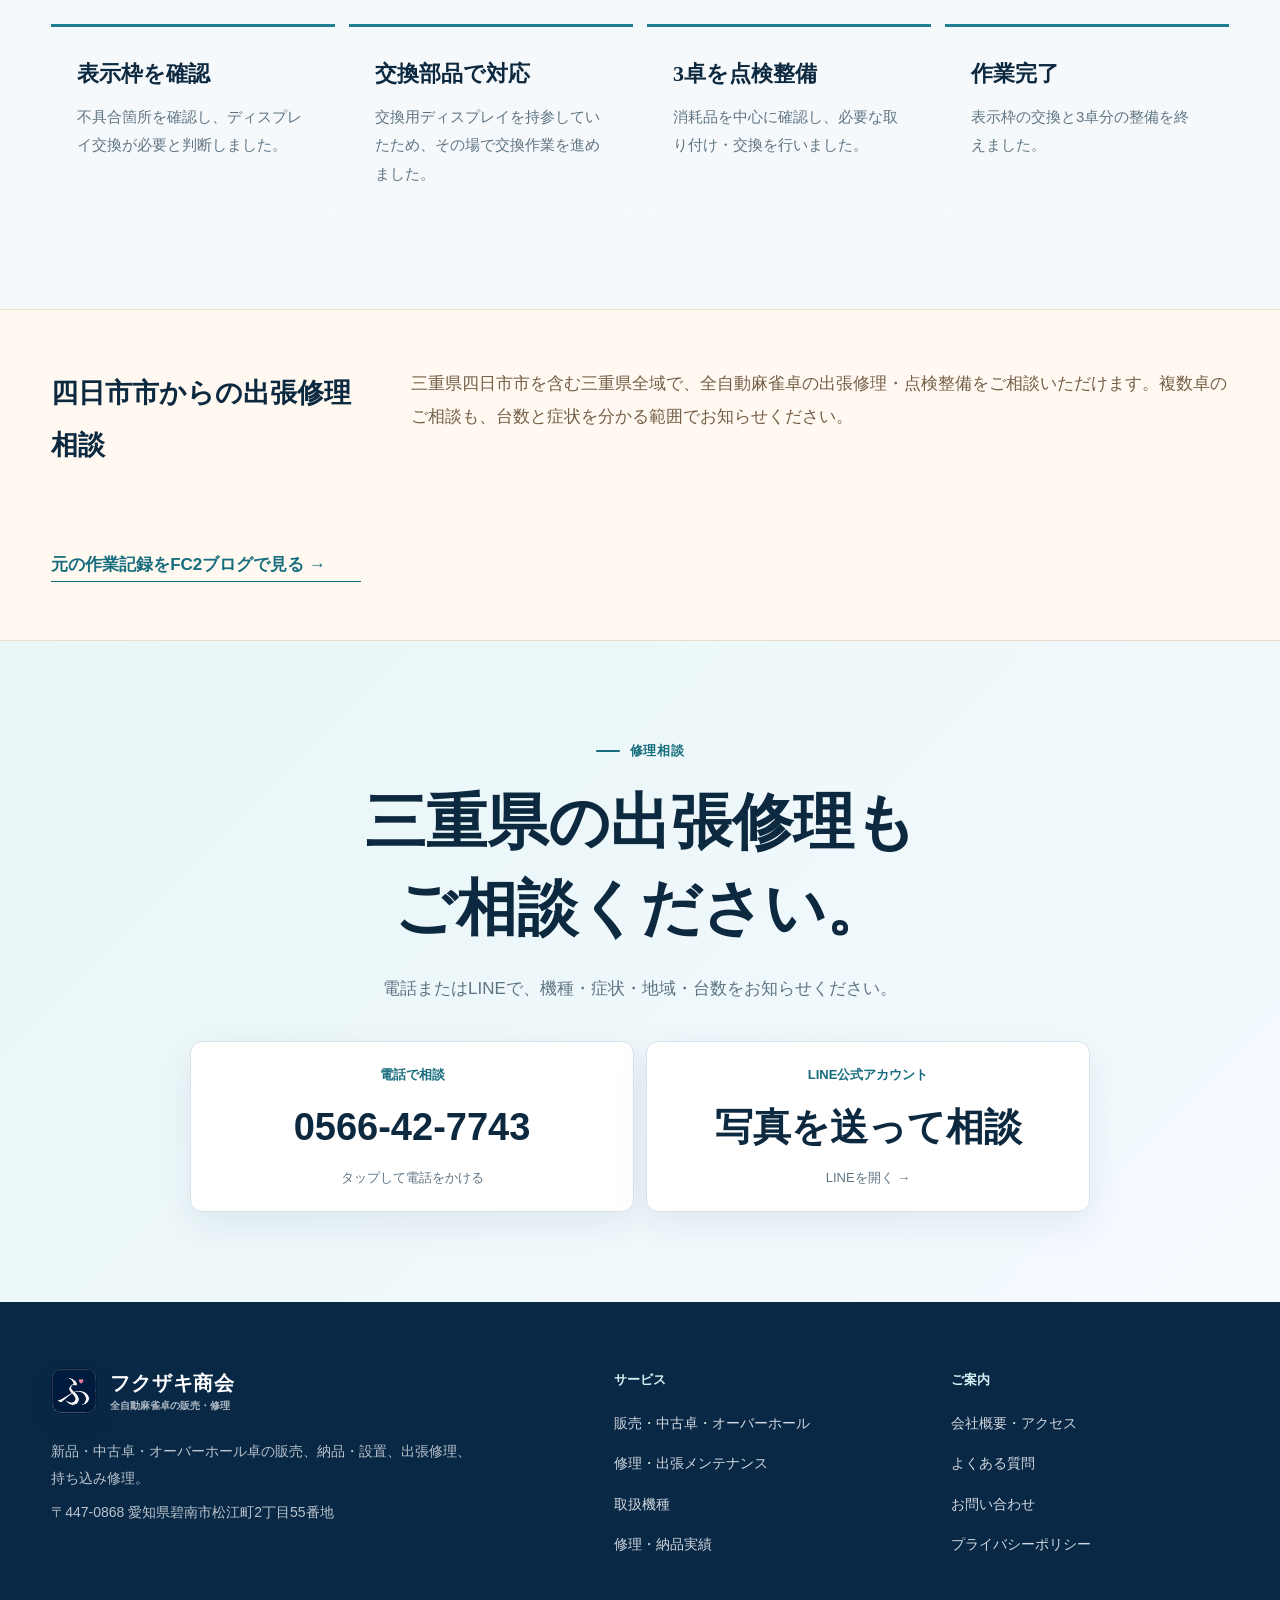
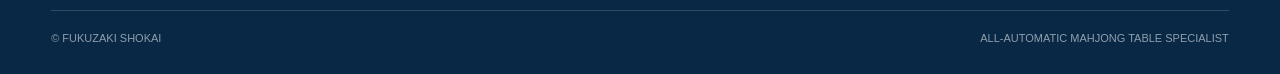
<file: works-yokkaichi-repair.html>
<!doctype html>
<html lang="ja">
<head>
<meta charset="UTF-8">
<meta name="viewport" content="width=device-width, initial-scale=1">
<meta name="format-detection" content="telephone=no">
<meta name="theme-color" content="#ffffff">
<link rel="icon" type="image/png" sizes="32x32" href="/images/favicon-32-20260823.png">
<link rel="icon" type="image/png" sizes="16x16" href="/images/favicon-16-20260823.png">
<link rel="apple-touch-icon" href="/images/apple-touch-icon.png?v=20260814f">
<script>document.documentElement.classList.add('js');</script>
<title>三重県四日市市｜表示枠交換・3卓点検整備事例｜フクザキ商会</title>
<meta name="description" content="三重県四日市市の麻雀荘で、表示枠ディスプレイ交換と全自動麻雀卓3卓の点検整備・消耗品交換を行った出張修理事例です。">
<meta name="robots" content="index,follow,max-image-preview:large">
<link rel="canonical" href="https://ayuto.xsrv.jp/works/yokkaichi-repair/">
<meta property="og:type" content="article">
<meta property="og:locale" content="ja_JP">
<meta property="og:site_name" content="フクザキ商会">
<meta property="og:title" content="三重県四日市市｜表示枠交換・3卓点検整備事例｜フクザキ商会">
<meta property="og:description" content="表示枠ディスプレイ交換と、3卓分の点検整備・消耗品交換を行った三重県四日市市での出張修理事例です。">
<meta property="og:url" content="https://ayuto.xsrv.jp/works/yokkaichi-repair/">
<meta property="og:image" content="https://ayuto.xsrv.jp/images/ogp.png">
<meta property="og:image:alt" content="全自動麻雀卓の販売・修理 フクザキ商会">
<meta name="twitter:card" content="summary_large_image">
<link rel="stylesheet" href="/style.css?v=20260824e">
</head>
<body class="page page-works">
<a class="skip-link" href="#main">本文へ移動</a>
<header class="site-header" data-header>
  <div class="header-shell"><a class="brand" href="/" aria-label="フクザキ商会 トップページ"><img class="brand-mark" src="/images/brand-icon.png?v=20260814f" alt=""><span class="brand-copy"><strong>フクザキ商会</strong><small>全自動麻雀卓の販売・修理</small></span></a><nav class="desktop-nav" aria-label="主要メニュー"><ul><li><a href="/sales/">販売・中古卓</a></li><li><a href="/repair/">修理・整備</a></li><li><a href="/models/">取扱機種</a></li><li><a href="/works/" aria-current="page">実績</a></li><li><a href="/company/">会社概要</a></li><li><a href="/faq/">よくある質問</a></li></ul></nav><div class="header-actions"><a class="header-phone" href="tel:0566427743"><span>電話受付 7:00〜23:30・年中無休</span><strong>0566-42-7743</strong></a><a class="header-call-button" href="tel:0566427743" aria-label="フクザキ商会へ電話する">電話で相談</a><button class="menu-button" type="button" aria-controls="mobile-menu" aria-expanded="false" data-menu-button><span class="sr-only">メニューを開く</span><span></span><span></span></button></div></div>
  <div class="mobile-menu" id="mobile-menu" data-mobile-menu hidden><nav aria-label="スマートフォンメニュー"><ul><li><a href="/">トップ</a></li><li><a href="/sales/">販売・中古卓</a></li><li><a href="/repair/">修理・整備</a></li><li><a href="/models/">取扱機種</a></li><li><a href="/works/" aria-current="page">実績</a></li><li><a href="/company/">会社概要</a></li><li><a href="/faq/">よくある質問</a></li><li><a href="/contact/">お問い合わせ</a></li><li><a href="https://line.me/R/ti/p/@761qehyo" target="_blank" rel="noopener">LINEで写真相談</a></li></ul></nav><a class="mobile-call" href="tel:0566427743"><small>電話受付 7:00〜23:30・年中無休</small><strong>0566-42-7743</strong><span>タップして電話する</span></a></div>
</header>
<main id="main">
<section class="page-hero"><div class="section-shell"><nav class="breadcrumbs" aria-label="パンくず"><ol><li><a href="/">トップ</a></li><li><a href="/works/">実績</a></li><li aria-current="page">四日市市・点検整備</li></ol></nav><div class="page-hero-grid"><div><p class="section-kicker">三重県四日市市・修理</p><h1>表示枠ディスプレイ交換と<br>3卓の点検整備</h1></div><div class="page-lead"><p>2026年7月、三重県四日市市の麻雀荘へ出張。表示枠の修理と、全自動麻雀卓3卓の点検整備を行いました。</p></div></div></div></section>
<section class="page-section"><div class="section-shell"><div class="split-heading"><div><p class="section-kicker">作業概要</p><h2 class="section-title">表示枠と卓本体を<br>まとめて確認。</h2></div><p>表示枠の不具合と複数卓の整備を、一度の訪問で対応した事例です。</p></div><div class="dual-content"><article><h3>表示枠の修理</h3><p>確認したところ修理範囲が大きく、用意していたディスプレイごと交換しました。</p></article><article><h3>3卓の点検整備</h3><p>3卓について、消耗品の取り付け・交換を中心に点検整備を行いました。</p></article></div></div></section>
<section class="page-section alt"><div class="section-shell"><div class="split-heading"><div><p class="section-kicker">今回のポイント</p><h2 class="section-title">必要な部品を想定して<br>出張対応。</h2></div><p>現場で状態を見て初めて、交換が必要だと分かる場合があります。</p></div><ol class="number-flow"><li><h3>表示枠を確認</h3><p>不具合箇所を確認し、ディスプレイ交換が必要と判断しました。</p></li><li><h3>交換部品で対応</h3><p>交換用ディスプレイを持参していたため、その場で交換作業を進めました。</p></li><li><h3>3卓を点検整備</h3><p>消耗品を中心に確認し、必要な取り付け・交換を行いました。</p></li><li><h3>作業完了</h3><p>表示枠の交換と3卓分の整備を終えました。</p></li></ol></div></section>
<section class="notice-section"><div class="section-shell"><h2>四日市市からの出張修理相談</h2><p>三重県四日市市を含む三重県全域で、全自動麻雀卓の出張修理・点検整備をご相談いただけます。複数卓のご相談も、台数と症状を分かる範囲でお知らせください。</p><a class="text-link" href="https://fukuzakisyoukai.blog.fc2.com/blog-entry-3470.html" target="_blank" rel="noopener">元の作業記録をFC2ブログで見る →</a></div></section>
</main>
<section class="contact-band" aria-labelledby="contact-band-title"><div class="contact-band-inner reveal"><p class="section-kicker">修理相談</p><h2 id="contact-band-title">三重県の出張修理も<br>ご相談ください。</h2><p>電話またはLINEで、機種・症状・地域・台数をお知らせください。</p><div class="contact-band-actions"><a class="phone-display" href="tel:0566427743"><small>電話で相談</small><strong>0566-42-7743</strong><span>タップして電話をかける</span></a><a class="phone-display" href="https://line.me/R/ti/p/@761qehyo" target="_blank" rel="noopener"><small>LINE公式アカウント</small><strong>写真を送って相談</strong><span>LINEを開く →</span></a></div></div></section>
<footer class="site-footer"><div class="footer-grid"><div><a class="brand footer-brand" href="/"><img class="brand-mark" src="/images/brand-icon.png?v=20260814f" alt=""><span class="brand-copy"><strong>フクザキ商会</strong><small>全自動麻雀卓の販売・修理</small></span></a><p>新品・中古卓・オーバーホール卓の販売、納品・設置、出張修理、持ち込み修理。</p><p>〒447-0868 愛知県碧南市松江町2丁目55番地</p></div><div><p class="footer-label">サービス</p><ul><li><a href="/sales/">販売・中古卓・オーバーホール</a></li><li><a href="/repair/">修理・出張メンテナンス</a></li><li><a href="/models/">取扱機種</a></li><li><a href="/works/">修理・納品実績</a></li></ul></div><div><p class="footer-label">ご案内</p><ul><li><a href="/company/">会社概要・アクセス</a></li><li><a href="/faq/">よくある質問</a></li><li><a href="/contact/">お問い合わせ</a></li><li><a href="/privacy/">プライバシーポリシー</a></li></ul></div></div><div class="footer-bottom"><p>© FUKUZAKI SHOKAI</p><p>ALL-AUTOMATIC MAHJONG TABLE SPECIALIST</p></div></footer>
<a class="floating-call" href="tel:0566427743" aria-label="フクザキ商会へ電話する"><span>電話で相談する</span><strong>0566-42-7743</strong></a>
<script src="/js/main.js?v=20260824e" defer></script>
<script src="js/analytics.js?v=20260827a" defer></script>
</body>
</html>
</file>
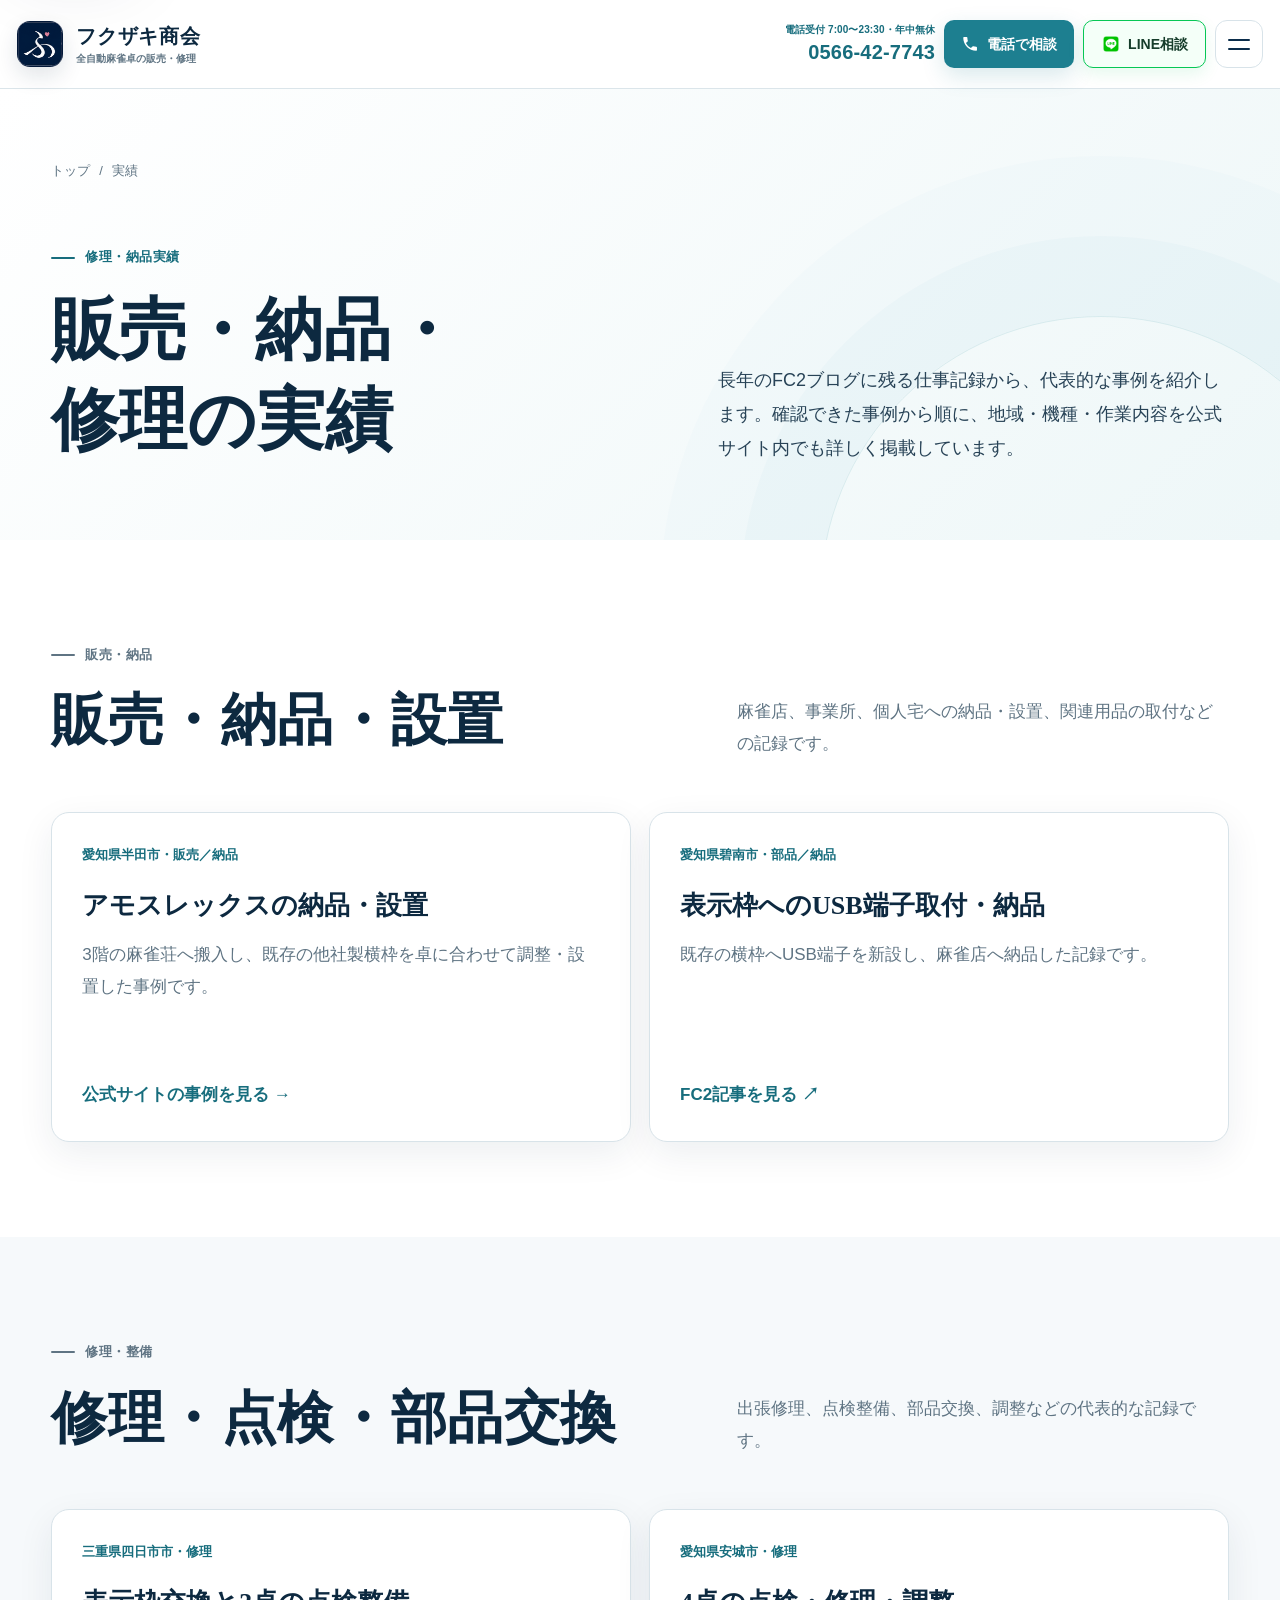
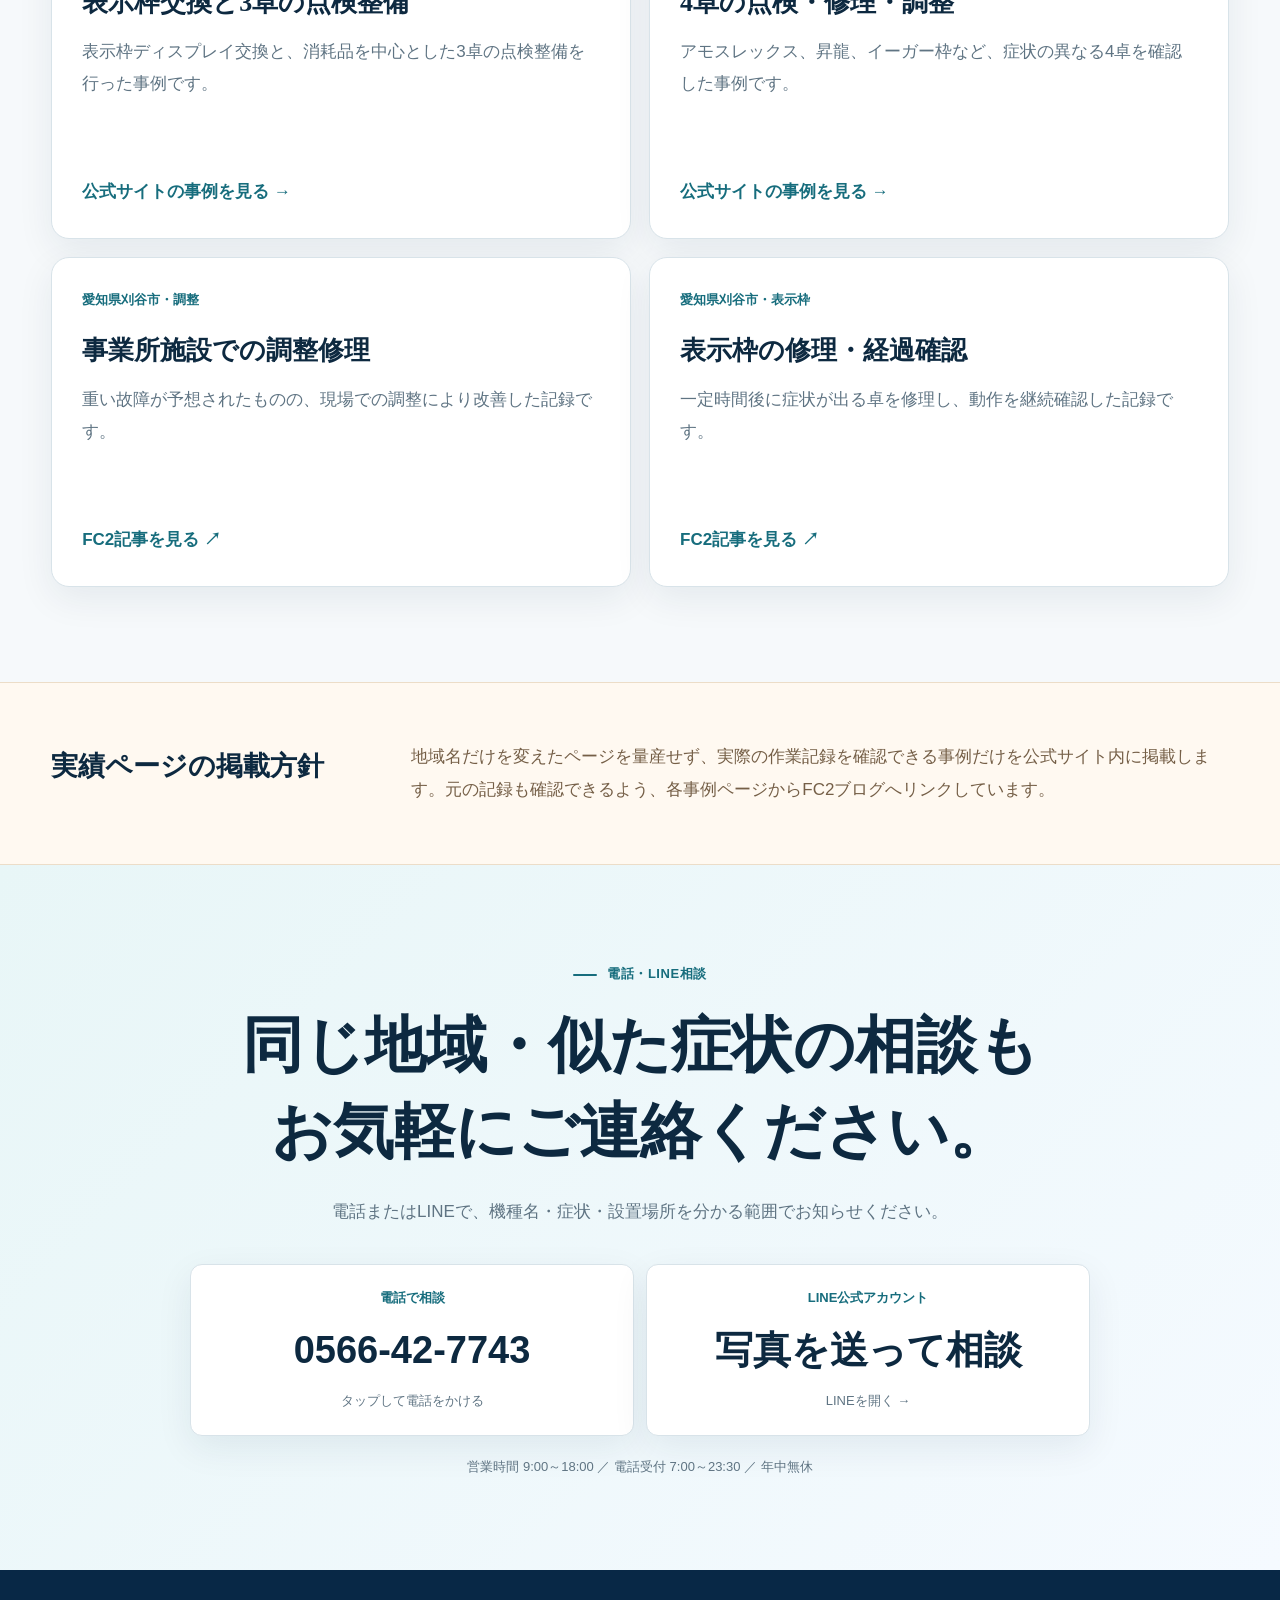
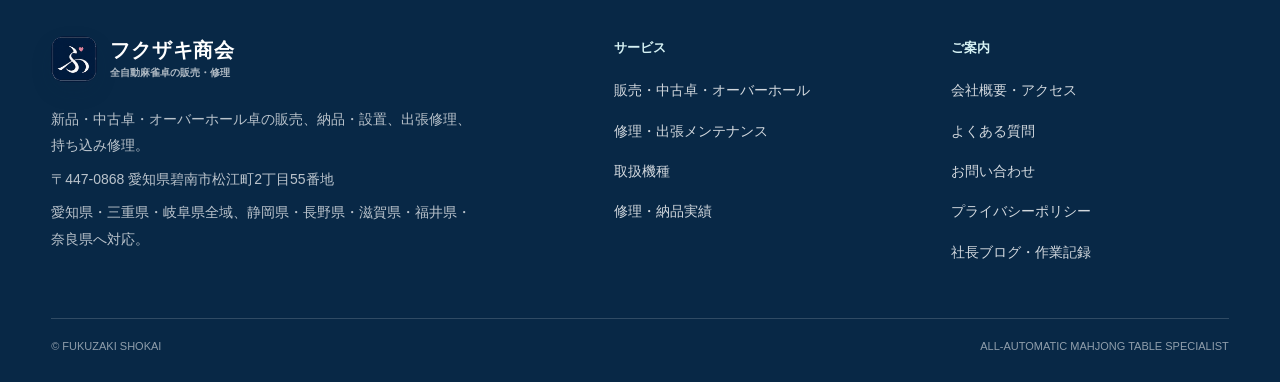
<file: works.html>
<!doctype html>
<html lang="ja">
<head>
<meta charset="UTF-8">
<meta name="viewport" content="width=device-width, initial-scale=1">
<meta name="format-detection" content="telephone=no">
<meta name="theme-color" content="#ffffff">
<link rel="icon" type="image/png" sizes="32x32" href="/images/favicon-32-20260823.png">
<link rel="icon" type="image/png" sizes="16x16" href="/images/favicon-16-20260823.png">
<link rel="apple-touch-icon" href="images/apple-touch-icon.png?v=20260814f">
<script>document.documentElement.classList.add('js');</script>

<title>全自動麻雀卓の販売・修理・納品実績｜フクザキ商会</title>
<meta name="description" content="愛知・三重・岐阜と近県で行った全自動麻雀卓の販売、納品、設置、出張修理、点検整備、部品交換の実績を地域別の事例とともに紹介します。">
<meta name="robots" content="index,follow,max-image-preview:large">
<link rel="canonical" href="https://ayuto.xsrv.jp/works/">
<meta property="og:type" content="website">
<meta property="og:locale" content="ja_JP">
<meta property="og:site_name" content="フクザキ商会">
<meta property="og:title" content="全自動麻雀卓の販売・修理・納品実績｜フクザキ商会">
<meta property="og:description" content="愛知・三重・岐阜と近県で行った全自動麻雀卓の販売、納品、設置、出張修理、点検整備、部品交換の実績を地域別の事例とともに紹介します。">
<meta property="og:url" content="https://ayuto.xsrv.jp/works/">
<meta property="og:image" content="https://ayuto.xsrv.jp/images/ogp.png">
<meta property="og:image:alt" content="全自動麻雀卓の販売・修理 フクザキ商会">
<meta property="og:image:width" content="1200">
<meta property="og:image:height" content="630">
<meta name="twitter:card" content="summary_large_image">
<link rel="stylesheet" href="style.css?v=20260824e">
</head>
<body class="page page-works">
<a class="skip-link" href="#main">本文へ移動</a>
<header class="site-header" data-header>
  <div class="header-shell">
    <a class="brand" href="index.html" aria-label="フクザキ商会 トップページ">
      <img class="brand-mark" src="images/brand-icon.png?v=20260814f" alt="">
      <span class="brand-copy"><strong>フクザキ商会</strong><small>全自動麻雀卓の販売・修理</small></span>
    </a>
    <nav class="desktop-nav" aria-label="主要メニュー"><ul><li><a href="sales.html">販売・中古卓</a></li><li><a href="repair.html">修理・整備</a></li><li><a href="models.html">取扱機種</a></li><li><a href="works.html" aria-current="page">実績</a></li><li><a href="company.html">会社概要</a></li><li><a href="faq.html">よくある質問</a></li></ul></nav>
    <div class="header-actions"><a class="header-phone" href="tel:0566427743"><span>電話受付 7:00〜23:30・年中無休</span><strong>0566-42-7743</strong></a><a class="header-call-button" href="tel:0566427743" aria-label="フクザキ商会へ電話する"><svg width="18" height="18" viewBox="0 0 24 24" aria-hidden="true"><path fill="currentColor" d="M6.6 10.8c1.6 3.1 3.5 5 6.6 6.6l2.2-2.2c.3-.3.7-.4 1.1-.3 1.2.4 2.5.6 3.8.6.6 0 1 .4 1 1V20c0 .6-.4 1-1 1C10.8 21 3 13.2 3 3.7c0-.6.4-1 1-1h3.5c.6 0 1 .4 1 1 0 1.3.2 2.6.6 3.8.1.4 0 .8-.3 1.1z"/></svg>電話で相談</a><button class="menu-button" type="button" aria-controls="mobile-menu" aria-expanded="false" data-menu-button><span class="sr-only">メニューを開く</span><span></span><span></span></button></div>
  </div>
  <div class="mobile-menu" id="mobile-menu" data-mobile-menu hidden><nav aria-label="スマートフォンメニュー"><ul><li><a href="index.html">トップ</a></li><li><a href="sales.html">販売・中古卓</a></li><li><a href="repair.html">修理・整備</a></li><li><a href="models.html">取扱機種</a></li><li><a href="works.html" aria-current="page">実績</a></li><li><a href="company.html">会社概要</a></li><li><a href="faq.html">よくある質問</a></li><li><a href="contact.html">お問い合わせ</a></li><li><a href="https://line.me/R/ti/p/@761qehyo" target="_blank" rel="noopener">LINEで写真相談</a></li><li><a href="https://fukuzakisyoukai.blog.fc2.com/" target="_blank" rel="noopener">社長ブログ・作業記録</a></li></ul></nav><a class="mobile-call" href="tel:0566427743"><small>電話受付 7:00〜23:30・年中無休</small><strong>0566-42-7743</strong><span>タップして電話する</span></a></div>
</header>
<main id="main">
<section class="page-hero"><div class="section-shell"><nav class="breadcrumbs" aria-label="パンくず"><ol><li><a href="index.html">トップ</a></li><li aria-current="page">実績</li></ol></nav><div class="page-hero-grid"><div><p class="section-kicker">修理・納品実績</p><h1>販売・納品・<br>修理の実績</h1></div><div class="page-lead"><p>長年のFC2ブログに残る仕事記録から、代表的な事例を紹介します。確認できた事例から順に、地域・機種・作業内容を公式サイト内でも詳しく掲載しています。</p></div></div></div></section>
<section class="page-section"><div class="section-shell"><div class="split-heading"><div><p class="section-kicker">販売・納品</p><h2 class="section-title">販売・納品・設置</h2></div><p>麻雀店、事業所、個人宅への納品・設置、関連用品の取付などの記録です。</p></div><div class="works-grid"><a class="work-card" href="/works/handa-amos-rexx/"><span class="case-label">愛知県半田市・販売／納品</span><h3>アモスレックスの納品・設置</h3><p>3階の麻雀荘へ搬入し、既存の他社製横枠を卓に合わせて調整・設置した事例です。</p><i>公式サイトの事例を見る →</i></a><a class="work-card" href="https://fukuzakisyoukai.blog.fc2.com/blog-entry-3464.html" target="_blank" rel="noopener"><span class="case-label">愛知県碧南市・部品／納品</span><h3>表示枠へのUSB端子取付・納品</h3><p>既存の横枠へUSB端子を新設し、麻雀店へ納品した記録です。</p><i>FC2記事を見る ↗</i></a></div></div></section>
<section class="page-section alt"><div class="section-shell"><div class="split-heading"><div><p class="section-kicker">修理・整備</p><h2 class="section-title">修理・点検・部品交換</h2></div><p>出張修理、点検整備、部品交換、調整などの代表的な記録です。</p></div><div class="works-grid"><a class="work-card" href="/works/yokkaichi-repair/"><span class="case-label">三重県四日市市・修理</span><h3>表示枠交換と3卓の点検整備</h3><p>表示枠ディスプレイ交換と、消耗品を中心とした3卓の点検整備を行った事例です。</p><i>公式サイトの事例を見る →</i></a><a class="work-card" href="/works/anjo-repair/"><span class="case-label">愛知県安城市・修理</span><h3>4卓の点検・修理・調整</h3><p>アモスレックス、昇龍、イーガー枠など、症状の異なる4卓を確認した事例です。</p><i>公式サイトの事例を見る →</i></a><a class="work-card" href="https://fukuzakisyoukai.blog.fc2.com/blog-entry-3467.html" target="_blank" rel="noopener"><span class="case-label">愛知県刈谷市・調整</span><h3>事業所施設での調整修理</h3><p>重い故障が予想されたものの、現場での調整により改善した記録です。</p><i>FC2記事を見る ↗</i></a><a class="work-card" href="https://fukuzakisyoukai.blog.fc2.com/blog-entry-3466.html" target="_blank" rel="noopener"><span class="case-label">愛知県刈谷市・表示枠</span><h3>表示枠の修理・経過確認</h3><p>一定時間後に症状が出る卓を修理し、動作を継続確認した記録です。</p><i>FC2記事を見る ↗</i></a></div></div></section>
<section class="notice-section"><div class="section-shell"><h2>実績ページの掲載方針</h2><p>地域名だけを変えたページを量産せず、実際の作業記録を確認できる事例だけを公式サイト内に掲載します。元の記録も確認できるよう、各事例ページからFC2ブログへリンクしています。</p></div></section>
</main>
<section class="contact-band" aria-labelledby="contact-band-title"><div class="contact-band-inner reveal"><p class="section-kicker">電話・LINE相談</p><h2 id="contact-band-title">同じ地域・似た症状の相談も<br>お気軽にご連絡ください。</h2><p>電話またはLINEで、機種名・症状・設置場所を分かる範囲でお知らせください。</p><div class="contact-band-actions"><a class="phone-display" href="tel:0566427743"><small>電話で相談</small><strong>0566-42-7743</strong><span>タップして電話をかける</span></a><a class="phone-display" href="https://line.me/R/ti/p/@761qehyo" target="_blank" rel="noopener"><small>LINE公式アカウント</small><strong>写真を送って相談</strong><span>LINEを開く →</span></a></div><p class="contact-meta">営業時間 9:00～18:00 ／ 電話受付 7:00～23:30 ／ 年中無休</p></div></section>
<footer class="site-footer"><div class="footer-grid"><div><a class="brand footer-brand" href="index.html"><img class="brand-mark" src="images/brand-icon.png?v=20260814f" alt=""><span class="brand-copy"><strong>フクザキ商会</strong><small>全自動麻雀卓の販売・修理</small></span></a><p>新品・中古卓・オーバーホール卓の販売、納品・設置、出張修理、持ち込み修理。</p><p>〒447-0868 愛知県碧南市松江町2丁目55番地</p><p>愛知県・三重県・岐阜県全域、静岡県・長野県・滋賀県・福井県・奈良県へ対応。</p></div><div><p class="footer-label">サービス</p><ul><li><a href="sales.html">販売・中古卓・オーバーホール</a></li><li><a href="repair.html">修理・出張メンテナンス</a></li><li><a href="models.html">取扱機種</a></li><li><a href="works.html">修理・納品実績</a></li></ul></div><div><p class="footer-label">ご案内</p><ul><li><a href="company.html">会社概要・アクセス</a></li><li><a href="faq.html">よくある質問</a></li><li><a href="contact.html">お問い合わせ</a></li><li><a href="privacy.html">プライバシーポリシー</a></li><li><a href="https://fukuzakisyoukai.blog.fc2.com/" target="_blank" rel="noopener">社長ブログ・作業記録</a></li></ul></div></div><div class="footer-bottom"><p>© FUKUZAKI SHOKAI</p><p>ALL-AUTOMATIC MAHJONG TABLE SPECIALIST</p></div></footer>
<a class="floating-call" href="tel:0566427743" aria-label="フクザキ商会へ電話する"><span>電話で相談する</span><strong>0566-42-7743</strong></a>
<script src="js/main.js?v=20260824e" defer></script>
<script src="js/analytics.js?v=20260827a" defer></script>
</body>
</html>
</file>
<file: style.css>
/* deploy-mobile-polish: 2026-08-24 */
@import url("style-base-20260824.css?v=20260824a");

/* Smartphone polish 2026-08-24: compact header, clear menu, equal phone/LINE access. */
@media (max-width:760px){
  body{padding-bottom:74px}

  .site-header .header-shell{
    height:70px!important;
    width:calc(100% - 20px)!important;
    gap:8px!important;
  }
  .site-header .brand{
    min-width:0!important;
    gap:9px!important;
  }
  .site-header .brand-mark{
    width:38px!important;
    height:38px!important;
    border-radius:10px!important;
  }
  .site-header .brand-copy{min-width:0!important}
  .site-header .brand-copy strong{
    font-size:16px!important;
    white-space:nowrap!important;
  }
  .site-header .brand-copy small{
    font-size:8px!important;
    white-space:nowrap!important;
  }
  .site-header .header-actions{
    flex:0 0 auto!important;
    gap:7px!important;
  }
  html body .site-header .header-phone,
  html body .site-header .header-call-button:not(.header-line-button){
    display:none!important;
  }
  html body .site-header .header-line-button,
  html body.home .site-header .header-line-button{
    display:inline-flex!important;
    width:44px!important;
    height:44px!important;
    min-height:44px!important;
    flex:0 0 44px!important;
    align-items:center!important;
    justify-content:center!important;
    padding:0!important;
    gap:0!important;
    border:1px solid #06C755!important;
    border-radius:12px!important;
    background:#F4FFF8!important;
    color:#163D2B!important;
    box-shadow:none!important;
  }
  html body .site-header .header-line-button span{display:none!important}
  html body .site-header .header-line-button img,
  html body.home .site-header .header-line-button img{
    width:32px!important;
    height:32px!important;
    margin:0!important;
    border-radius:6px!important;
    object-fit:contain!important;
  }
  .site-header .menu-button{
    display:block!important;
    width:44px!important;
    height:44px!important;
    flex:0 0 44px!important;
    border-radius:12px!important;
  }
  .site-header .menu-button span:nth-of-type(2){left:11px!important;top:16px!important}
  .site-header .menu-button span:nth-of-type(3){left:11px!important;top:25px!important}
  .site-header .menu-button[aria-expanded="true"] span:nth-of-type(2),
  .site-header .menu-button[aria-expanded="true"] span:nth-of-type(3){top:21px!important}

  html body .mobile-menu:not([hidden]){
    display:grid!important;
    grid-template-columns:minmax(0,1fr) minmax(0,1fr)!important;
    align-content:start!important;
    gap:10px!important;
    top:70px!important;
    height:calc(100dvh - 70px)!important;
    padding:14px 14px calc(24px + env(safe-area-inset-bottom))!important;
    background:#f6fafb!important;
    color:var(--ink)!important;
  }
  html body .mobile-menu nav{
    grid-column:1/-1!important;
    overflow:hidden!important;
    padding:3px 14px!important;
    border:1px solid var(--line)!important;
    border-radius:16px!important;
    background:#fff!important;
    box-shadow:0 10px 30px rgba(13,41,64,.07)!important;
  }
  html body .mobile-menu li{border-bottom:1px solid #e4edf1!important}
  html body .mobile-menu li:last-child{border-bottom:0!important}
  html body .mobile-menu nav a{
    min-height:49px!important;
    padding:0!important;
    color:var(--ink)!important;
    font-size:15px!important;
    font-weight:800!important;
  }
  html body .mobile-menu nav a::after{
    color:var(--teal)!important;
    font-size:14px!important;
  }
  html body .mobile-menu > .mobile-call{
    min-width:0!important;
    min-height:104px!important;
    margin:0!important;
    padding:12px 8px!important;
    align-content:center!important;
    justify-content:center!important;
    border-radius:14px!important;
    box-shadow:0 8px 22px rgba(13,41,64,.10)!important;
    text-align:center!important;
  }
  html body .mobile-menu > .mobile-call:not(.mobile-line-call){
    background:var(--teal)!important;
    color:#fff!important;
  }
  html body .mobile-menu > .mobile-line-call,
  html body.home .mobile-menu > .mobile-line-call{
    background:#F4FFF8!important;
    color:#163D2B!important;
    border:1px solid #06C755!important;
  }
  html body .mobile-menu > .mobile-call small{
    font-size:9.5px!important;
    line-height:1.4!important;
    white-space:normal!important;
  }
  html body .mobile-menu > .mobile-call strong{
    margin-top:5px!important;
    font-size:15px!important;
    line-height:1.25!important;
    white-space:nowrap!important;
    letter-spacing:0!important;
  }
  html body .mobile-menu > .mobile-call span{
    margin-top:5px!important;
    font-size:10px!important;
    line-height:1.35!important;
    white-space:normal!important;
  }
  html body .mobile-menu > .mobile-line-call .line-menu-title{
    display:flex!important;
    align-items:center!important;
    justify-content:center!important;
    gap:6px!important;
  }
  html body .mobile-menu > .mobile-line-call img,
  html body.home .mobile-menu > .mobile-line-call img{
    width:30px!important;
    height:30px!important;
    flex:0 0 30px!important;
    margin:0!important;
    border-radius:6px!important;
  }

  html body .floating-call,
  html body .floating-line{
    min-height:56px!important;
    padding:10px 8px!important;
    border-radius:13px!important;
  }
  html body .floating-call span,
  html body .floating-line span{
    font-size:13.5px!important;
    font-weight:850!important;
    line-height:1.2!important;
  }
  html body .floating-line .line-brand-icon{
    width:27px!important;
    height:27px!important;
    margin-right:6px!important;
    border-radius:5px!important;
  }
  body.menu-open .floating-call,
  body.menu-open .floating-line{display:none!important}
}

@media (max-width:370px){
  .site-header .brand-copy small{display:none!important}
  html body .mobile-menu:not([hidden]){
    gap:8px!important;
    padding-left:11px!important;
    padding-right:11px!important;
  }
  html body .mobile-menu nav{
    padding-left:11px!important;
    padding-right:11px!important;
  }
  html body .mobile-menu > .mobile-call strong{font-size:14px!important}
  html body .floating-call span,
  html body .floating-line span{font-size:13px!important}
}

/* LINE soft-surface release: 2026-08-24f
   Official #06C755 stays as the accent; large filled green areas are softened. */
html body .site-header .header-line-button,
html body.home .site-header .header-line-button{
  background:#F4FFF8!important;
  border-color:#06C755!important;
  color:#163D2B!important;
  box-shadow:0 6px 16px rgba(6,199,85,.10)!important;
}
html body .site-header .header-line-button:hover,
html body.home .site-header .header-line-button:hover{
  background:#E8FFF0!important;
  border-color:#06C755!important;
  color:#163D2B!important;
  box-shadow:0 8px 20px rgba(6,199,85,.13)!important;
}
html body.home .hero-line-cta,
html body.home .contact-line-display,
html body .mobile-menu > .mobile-line-call,
html body.home .mobile-menu > .mobile-line-call,
html body .floating-line{
  background:#F4FFF8!important;
  border-color:#06C755!important;
  color:#163D2B!important;
  box-shadow:0 8px 20px rgba(6,199,85,.10)!important;
}
html body.home .hero-line-cta:hover,
html body.home .contact-line-display:hover,
html body .mobile-menu > .mobile-line-call:hover,
html body.home .mobile-menu > .mobile-line-call:hover,
html body .floating-line:hover{
  background:#E8FFF0!important;
  color:#163D2B!important;
}
html body.home .hero-line-cta small,
html body.home .hero-line-cta strong,
html body.home .hero-line-cta span,
html body.home .contact-line-display small,
html body.home .contact-line-display strong,
html body.home .contact-line-display span,
html body .mobile-menu > .mobile-line-call small,
html body .mobile-menu > .mobile-line-call strong,
html body .mobile-menu > .mobile-line-call span,
html body .floating-line span{
  color:#163D2B!important;
  opacity:1!important;
}

/* mobile-line-icon-size: 2026-08-24g */

/* mobile-line-header-cleanup: 2026-08-24h */
@media (max-width:760px){
  html body .site-header .header-line-button,
  html body.home .site-header .header-line-button{
    background:transparent!important;
    border:0!important;
    box-shadow:none!important;
  }
  html body .floating-line{
    display:flex!important;
    align-items:center!important;
    justify-content:center!important;
    gap:8px!important;
  }
  html body .floating-line .line-brand-icon{
    width:27px!important;
    height:27px!important;
    flex:0 0 27px!important;
    display:block!important;
    margin:0!important;
    object-fit:contain!important;
    transform:none!important;
  }
  html body .floating-line span{
    display:block!important;
    line-height:1!important;
  }
}

/* mobile-line-icon-rebalance: 2026-08-24i */
@media (max-width:760px){
  html body .site-header .header-line-button,
  html body.home .site-header .header-line-button{
    width:44px!important;
    height:44px!important;
    min-height:44px!important;
    flex:0 0 44px!important;
    padding:0!important;
    background:transparent!important;
    border:0!important;
    box-shadow:none!important;
  }
  html body .site-header .header-line-button img,
  html body.home .site-header .header-line-button img{
    width:40px!important;
    height:40px!important;
    max-width:none!important;
    flex:0 0 40px!important;
    display:block!important;
    margin:0!important;
    object-fit:contain!important;
  }

  html body .floating-line{
    display:flex!important;
    align-items:center!important;
    justify-content:center!important;
    gap:10px!important;
  }
  html body .floating-line .line-brand-icon{
    width:36px!important;
    height:36px!important;
    max-width:none!important;
    flex:0 0 36px!important;
    display:block!important;
    margin:0!important;
    object-fit:contain!important;
    transform:none!important;
  }
  html body .floating-line span{
    display:block!important;
    margin:0!important;
    line-height:1.1!important;
  }
}

/* mobile-menu-scroll-slide: 2026-08-24j */
@keyframes mobileMenuSlideIn{
  from{transform:translateX(26px);opacity:0}
  to{transform:translateX(0);opacity:1}
}
@media (max-width:760px){
  html body .mobile-menu:not([hidden]){
    grid-template-rows:minmax(0,1fr) auto!important;
    overflow:hidden!important;
    animation:mobileMenuSlideIn .24s cubic-bezier(.2,.8,.2,1) both!important;
  }
  html body .mobile-menu nav{
    min-height:0!important;
    max-height:100%!important;
    overflow-x:hidden!important;
    overflow-y:auto!important;
    -webkit-overflow-scrolling:touch!important;
    overscroll-behavior:contain!important;
    touch-action:pan-y!important;
    scrollbar-width:thin!important;
    padding-bottom:14px!important;
  }
  html body .mobile-menu nav ul{
    min-height:max-content!important;
  }
  html body .mobile-menu > .mobile-call{
    align-self:stretch!important;
  }
}
@media (prefers-reduced-motion:reduce){
  html body .mobile-menu:not([hidden]){animation:none!important}
}
</file>
